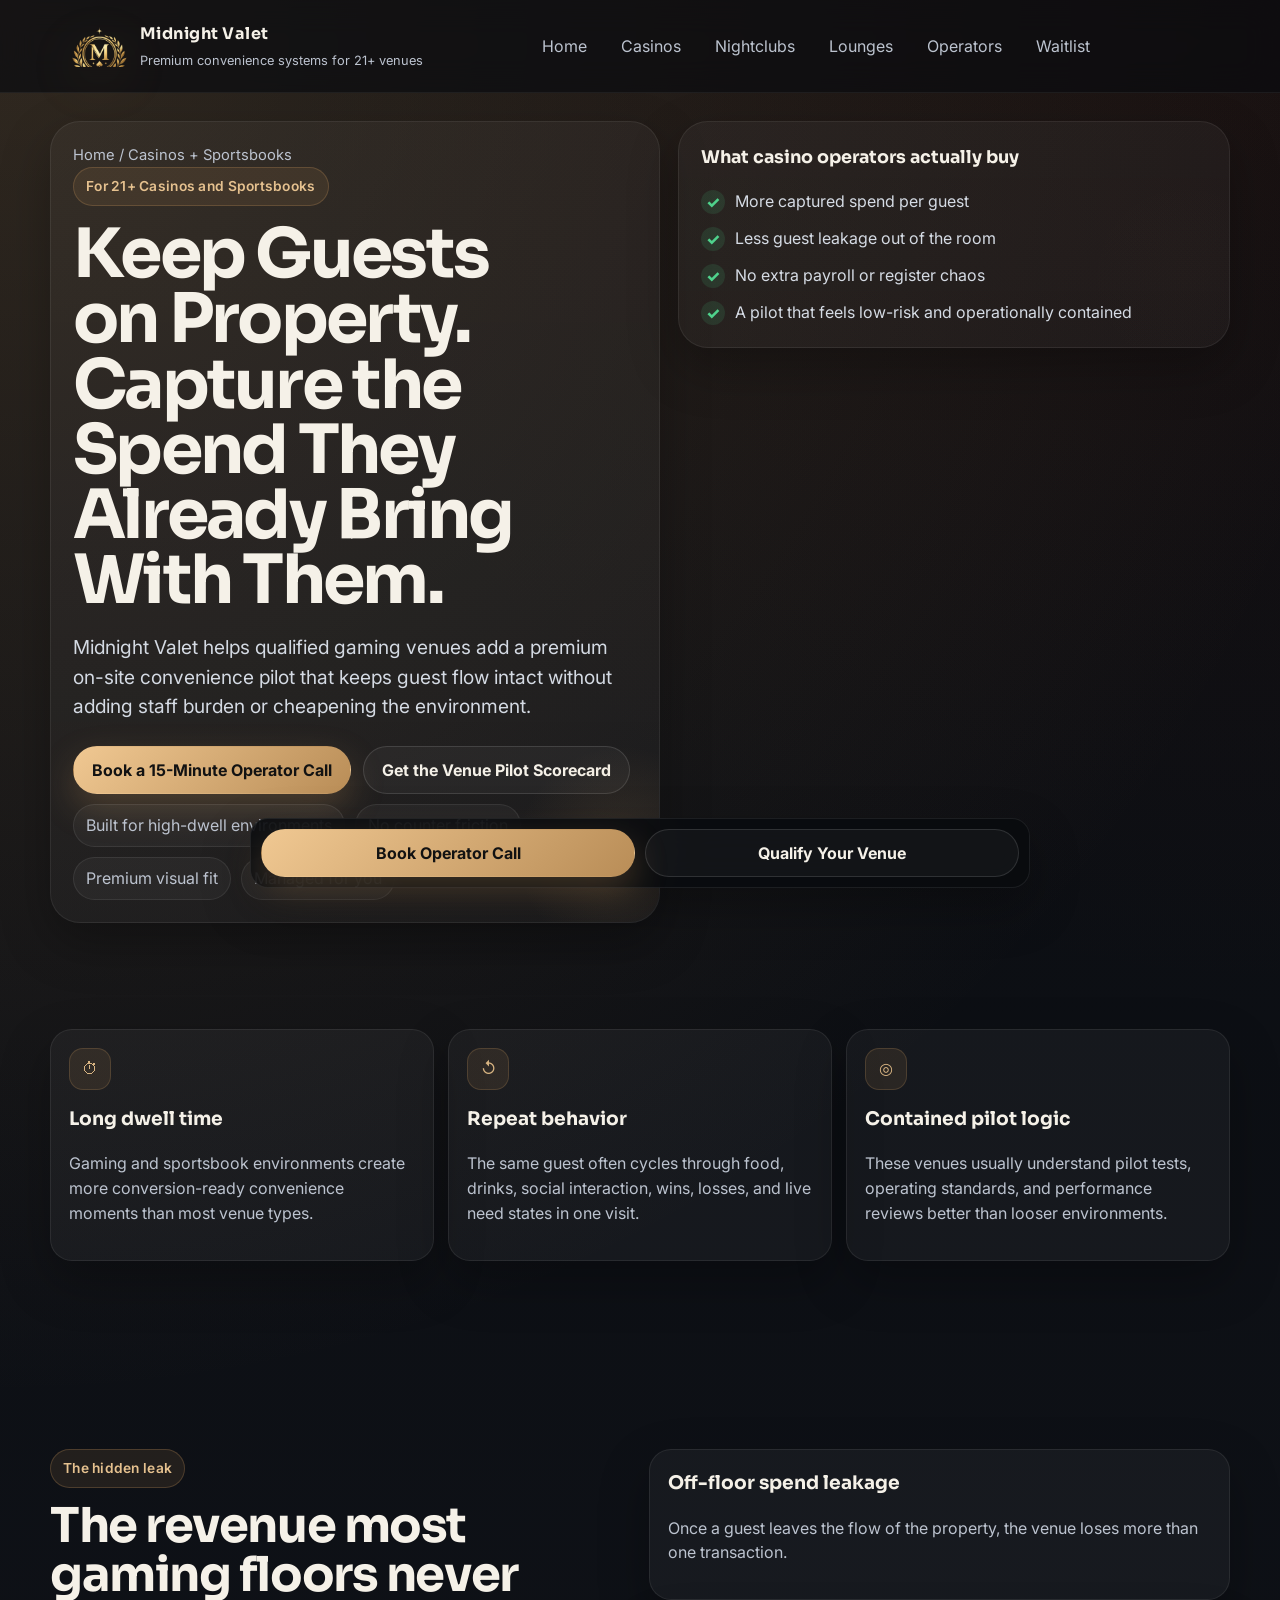
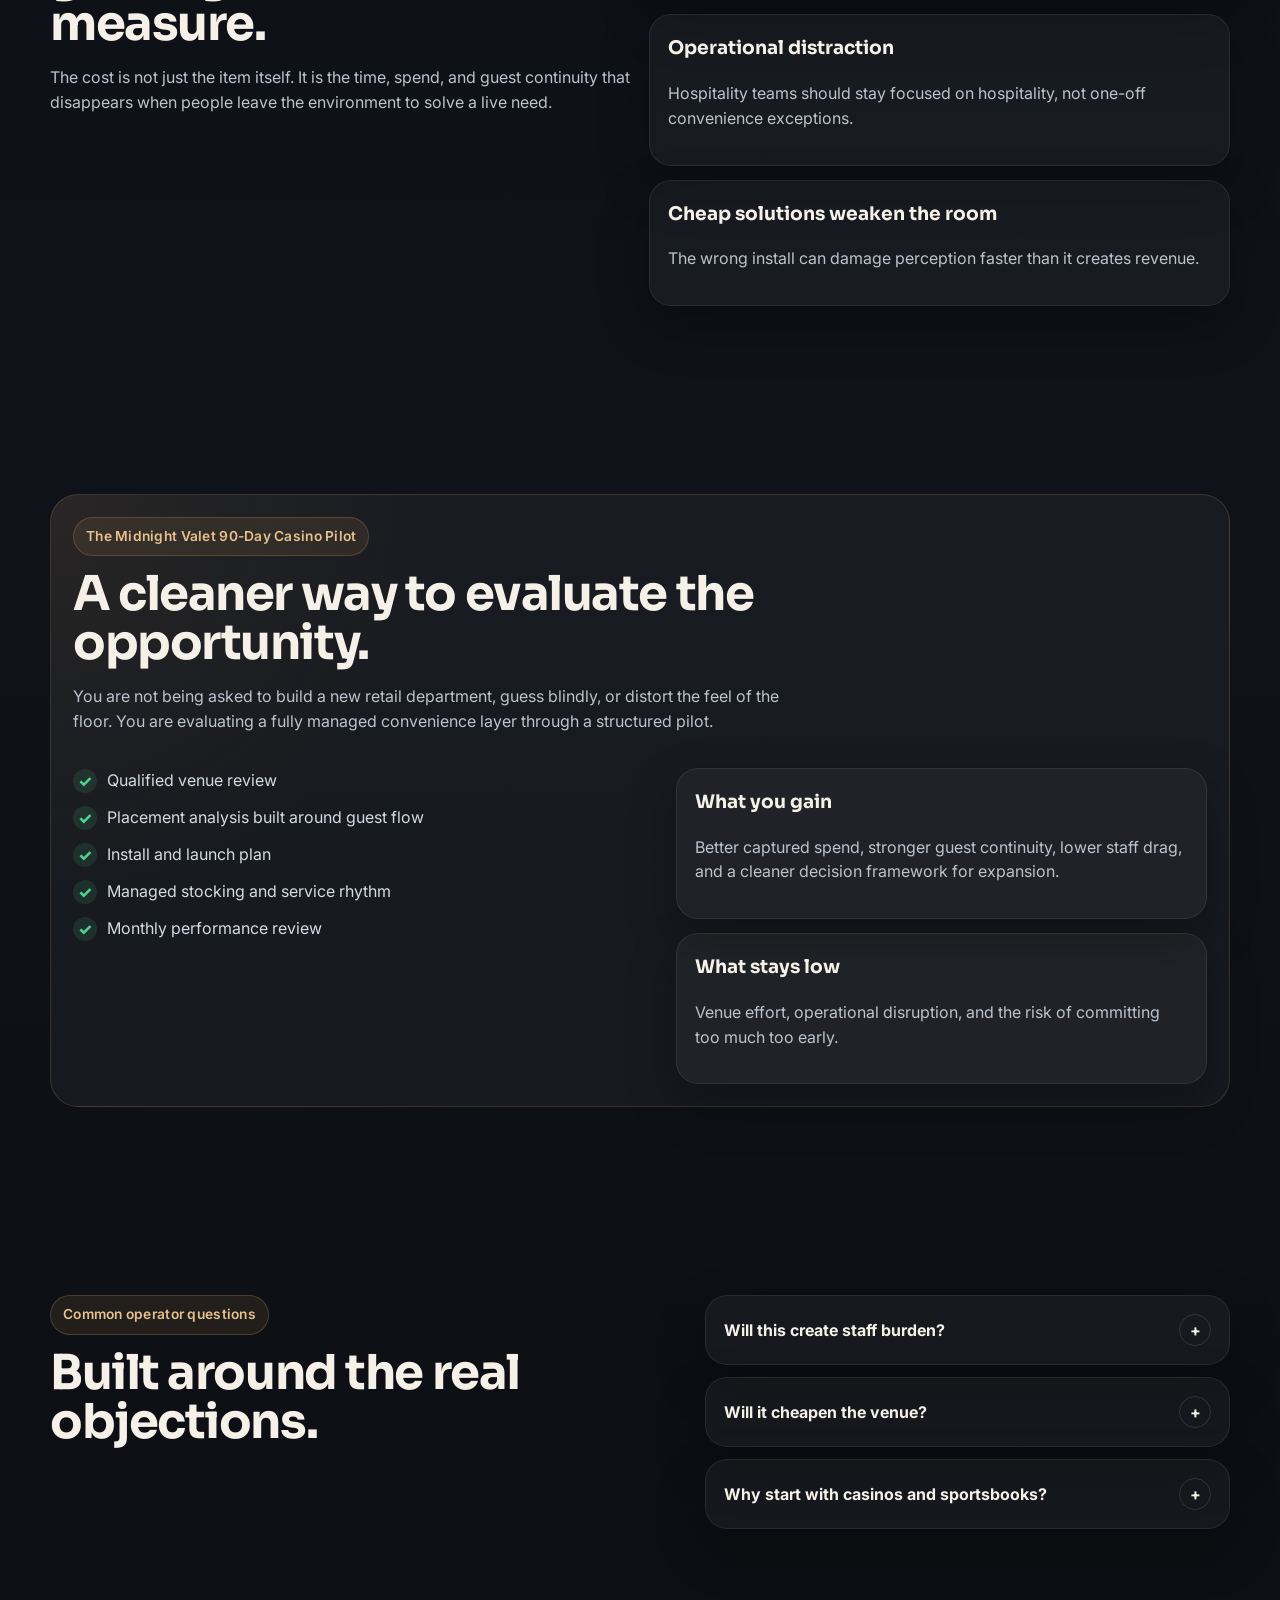
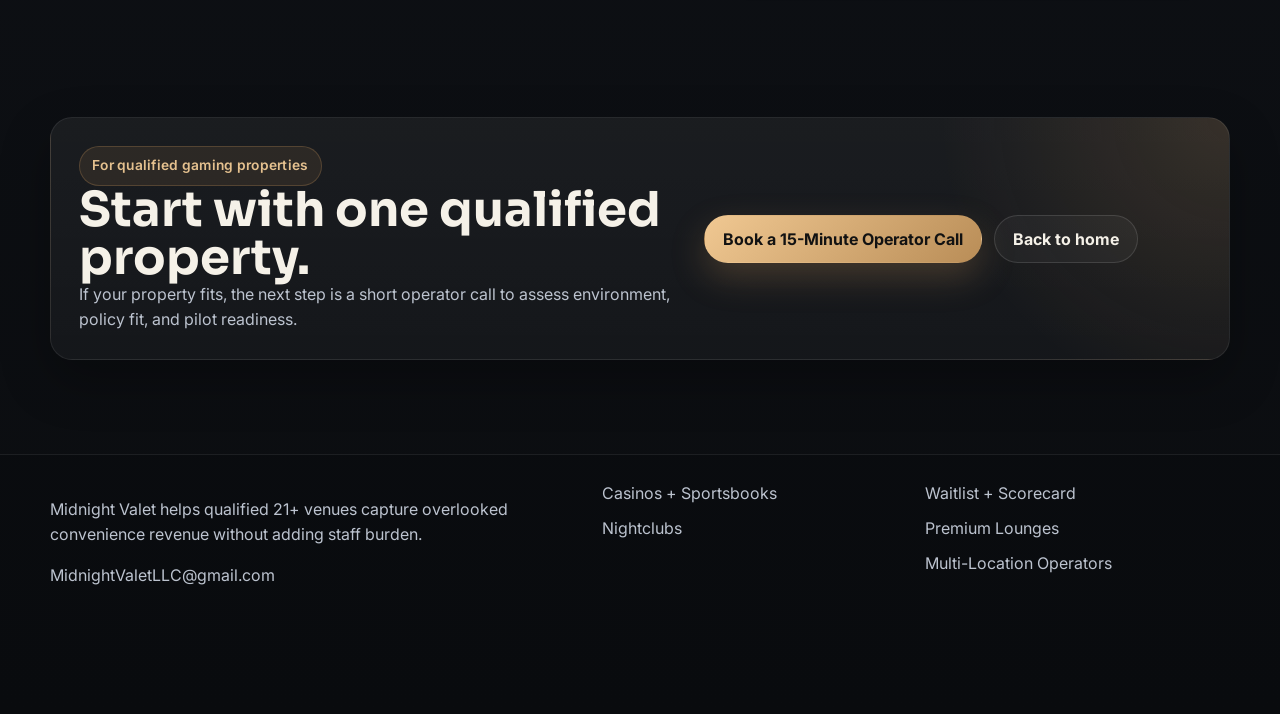
<file: casinos-sportsbooks.html>
<!doctype html>
<html lang="en">
<head>
  <meta charset="utf-8">
  <meta name="viewport" content="width=device-width, initial-scale=1">
  <script>document.documentElement.classList.add("js");</script>
  <title>Casinos + Sportsbooks | Midnight Valet</title>
  <meta name="description" content="Midnight Valet helps qualified 21+ casinos and sportsbooks capture overlooked on-site convenience revenue with a premium, fully managed pilot.">
  <meta name="theme-color" content="#0b0d10">
  <link rel="preconnect" href="https://fonts.googleapis.com">
  <link rel="preconnect" href="https://fonts.gstatic.com" crossorigin>
  <link href="https://fonts.googleapis.com/css2?family=Inter:wght@400;500;600;700;800&family=Sora:wght@600;700;800&display=swap" rel="stylesheet">
  <link rel="stylesheet" href="styles.css">
  <link rel="canonical" href="https://midnightvalet.com/casinos-sportsbooks.html">
  <link rel="manifest" href="site.webmanifest">
  <link rel="icon" type="image/png" href="assets/favicon.png">
  <meta property="og:image" content="https://midnightvalet.com/assets/midnight-valet-logo.png">
  <script type="application/ld+json">{
    "@context":"https://schema.org",
    "@type":"Organization",
    "name":"Midnight Valet",
    "url":"https://midnightvalet.com/",
    "email":"mailto:MidnightValetLLC@gmail.com",
    "description":"Premium adult-convenience systems for qualified 21+ venues."
  }</script>
  <script type="application/ld+json">{
      "@context":"https://schema.org",
      "@type":"FAQPage",
      "mainEntity":[
        {"@type":"Question","name":"Why start with casinos and sportsbooks?","acceptedAnswer":{"@type":"Answer","text":"They combine long dwell time, repeated spending cycles, and stronger continuity economics than most venue types."}},
        {"@type":"Question","name":"What happens during the 90-day pilot?","acceptedAnswer":{"@type":"Answer","text":"Qualified venue review, placement planning, launch prep, deployment, service rhythm, and a structured performance review."}}
      ]
    }</script>
</head>
<body class="theme-casino">
  <a class="skip-link" href="#main">Skip to content</a>
  <header class="site-header">
    <div class="header-shell">
      <a href="index.html" class="brand-lockup" aria-label="Midnight Valet home">
        <span class="brand-mark" aria-hidden="true"></span>
        <span><span class="brand-name">Midnight Valet</span><br><span class="brand-tag">Premium convenience systems for 21+ venues</span></span>
      </a>
      <nav class="desktop-nav" aria-label="Primary">
        <a href="index.html" data-nav-link>Home</a>
        <a href="casinos-sportsbooks.html" data-nav-link>Casinos</a>
        <a href="nightclubs.html" data-nav-link>Nightclubs</a>
        <a href="lounges.html" data-nav-link>Lounges</a>
        <a href="operators.html" data-nav-link>Operators</a>
        <a href="waitlist.html" data-nav-link>Waitlist</a>
      </nav>
      <div class="header-actions">
        <a class="btn btn-primary hidden-mobile" href="operator-call.html">Book a 15-Minute Operator Call</a>
        <button class="nav-toggle" aria-label="Toggle navigation" aria-expanded="false" data-nav-toggle>
          <svg viewBox="0 0 24 24" fill="none" stroke="currentColor" stroke-width="1.8" stroke-linecap="round"><path d="M4 7h16M4 12h16M4 17h16"/></svg>
        </button>
      </div>
    </div>
    <nav class="site-nav" aria-label="Mobile" data-mobile-nav>
      <a href="index.html" data-nav-link>Home</a>
      <a href="casinos-sportsbooks.html" data-nav-link>Casinos + Sportsbooks</a>
      <a href="nightclubs.html" data-nav-link>Nightclubs</a>
      <a href="lounges.html" data-nav-link>Smoking Lounges</a>
      <a href="operators.html" data-nav-link>Multi-Location Operators</a>
      <a href="waitlist.html" data-nav-link>Waitlist + Scorecard</a>
      <a href="operator-call.html">Book a 15-Minute Operator Call</a>
    </nav>
  </header>
  
<main id="main">
  <section class="page-hero">
    <div class="container page-hero-shell">
      <div class="reveal">
        <div class="page-breadcrumbs"><a href="index.html">Home</a> / Casinos + Sportsbooks</div>
        <span class="eyebrow">For 21+ Casinos and Sportsbooks</span>
        <h1>Keep Guests on Property. Capture the Spend They Already Bring With Them.</h1>
        <p class="lead">Midnight Valet helps qualified gaming venues add a premium on-site convenience pilot that keeps guest flow intact without adding staff burden or cheapening the environment.</p>
        <div class="hero-actions">
          <a class="btn btn-primary" href="operator-call.html">Book a 15-Minute Operator Call</a>
          <a class="btn btn-secondary" href="#pilot">Get the Venue Pilot Scorecard</a>
        </div>
        <div class="badge-row">
          <span class="badge">Built for high-dwell environments</span>
          <span class="badge">No counter friction</span>
          <span class="badge">Premium visual fit</span>
          <span class="badge">Managed for you</span>
        </div>
      </div>
      <div class="case-box reveal">
        <h3>What casino operators actually buy</h3>
        <ul class="check-list">
          <li>More captured spend per guest</li>
          <li>Less guest leakage out of the room</li>
          <li>No extra payroll or register chaos</li>
          <li>A pilot that feels low-risk and operationally contained</li>
        </ul>
      </div>
    </div>
  </section>

  <section class="section section-tight">
    <div class="container cards three">
      <article class="card reveal"><div class="icon">⏱</div><h3>Long dwell time</h3><p>Gaming and sportsbook environments create more conversion-ready convenience moments than most venue types.</p></article>
      <article class="card reveal"><div class="icon">↺</div><h3>Repeat behavior</h3><p>The same guest often cycles through food, drinks, social interaction, wins, losses, and live need states in one visit.</p></article>
      <article class="card reveal"><div class="icon">◎</div><h3>Contained pilot logic</h3><p>These venues usually understand pilot tests, operating standards, and performance reviews better than looser environments.</p></article>
    </div>
  </section>

  <section class="section">
    <div class="container section-split">
      <div class="section-head reveal">
        <span class="eyebrow">The hidden leak</span>
        <h2>The revenue most gaming floors never measure.</h2>
        <p>The cost is not just the item itself. It is the time, spend, and guest continuity that disappears when people leave the environment to solve a live need.</p>
      </div>
      <div class="cards">
        <article class="card reveal"><h3>Off-floor spend leakage</h3><p>Once a guest leaves the flow of the property, the venue loses more than one transaction.</p></article>
        <article class="card reveal"><h3>Operational distraction</h3><p>Hospitality teams should stay focused on hospitality, not one-off convenience exceptions.</p></article>
        <article class="card reveal"><h3>Cheap solutions weaken the room</h3><p>The wrong install can damage perception faster than it creates revenue.</p></article>
      </div>
    </div>
  </section>

  <section class="section" id="pilot">
    <div class="container offer-shell reveal">
      <div class="section-head">
        <span class="eyebrow">The Midnight Valet 90-Day Casino Pilot</span>
        <h2>A cleaner way to evaluate the opportunity.</h2>
        <p>You are not being asked to build a new retail department, guess blindly, or distort the feel of the floor. You are evaluating a fully managed convenience layer through a structured pilot.</p>
      </div>
      <div class="offer-grid">
        <div>
          <ul class="check-list">
            <li>Qualified venue review</li>
            <li>Placement analysis built around guest flow</li>
            <li>Install and launch plan</li>
            <li>Managed stocking and service rhythm</li>
            <li>Monthly performance review</li>
          </ul>
        </div>
        <div class="cards">
          <article class="card"><h3>What you gain</h3><p>Better captured spend, stronger guest continuity, lower staff drag, and a cleaner decision framework for expansion.</p></article>
          <article class="card"><h3>What stays low</h3><p>Venue effort, operational disruption, and the risk of committing too much too early.</p></article>
        </div>
      </div>
    </div>
  </section>

  <section class="section section-tight">
    <div class="container faq-grid">
      <div class="section-head reveal"><span class="eyebrow">Common operator questions</span><h2>Built around the real objections.</h2></div>
      <div class="accordion reveal">
        <article class="faq-item"><button type="button"><span>Will this create staff burden?</span><span class="plus">+</span></button><div class="faq-answer"><p>No. Midnight Valet is designed as a managed service model rather than a new staff responsibility.</p></div></article>
        <article class="faq-item"><button type="button"><span>Will it cheapen the venue?</span><span class="plus">+</span></button><div class="faq-answer"><p>The brand, placement logic, and visual system are all built around premium-fit language and install standards.</p></div></article>
        <article class="faq-item"><button type="button"><span>Why start with casinos and sportsbooks?</span><span class="plus">+</span></button><div class="faq-answer"><p>They combine dwell time, emotional spending cycles, repeated movement, and stronger continuity economics than many other venue types.</p></div></article>
      </div>
    </div>
  </section>

  <section class="section cta-section" id="cta">
    <div class="container">
      <div class="cta-panel reveal">
        <div>
          <span class="eyebrow">For qualified gaming properties</span>
          <h2>Start with one qualified property.</h2>
          <p>If your property fits, the next step is a short operator call to assess environment, policy fit, and pilot readiness.</p>
        </div>
        <div class="cta-actions">
          <a class="btn btn-primary" href="operator-call.html">Book a 15-Minute Operator Call</a>
          <a class="btn btn-secondary" href="index.html">Back to home</a>
        </div>
      </div>
    </div>
  </section>
</main>

  <footer class="site-footer">
    <div class="container footer-grid">
      <div>
        <p>Midnight Valet helps qualified 21+ venues capture overlooked convenience revenue without adding staff burden.</p>
        <p><a href="mailto:MidnightValetLLC@gmail.com">MidnightValetLLC@gmail.com</a></p>
      </div>
      <div>
        <ul>
          <li><a href="casinos-sportsbooks.html">Casinos + Sportsbooks</a></li>
          <li><a href="nightclubs.html">Nightclubs</a></li>
        </ul>
      </div>
      <div>
        <ul>
          <li><a href="waitlist.html">Waitlist + Scorecard</a></li>
          <li><a href="lounges.html">Premium Lounges</a></li>
          <li><a href="operators.html">Multi-Location Operators</a></li>
        </ul>
      </div>
    </div>
  </footer>
  <div class="sticky-cta"><a class="btn btn-primary" href="operator-call.html">Book Operator Call</a><a class="btn btn-secondary" href="mailto:MidnightValetLLC@gmail.com?subject=Casino%20Venue%20Qualification">Qualify Your Venue</a></div>
  <script src="script.js"></script>
</body>
</html>
</file>
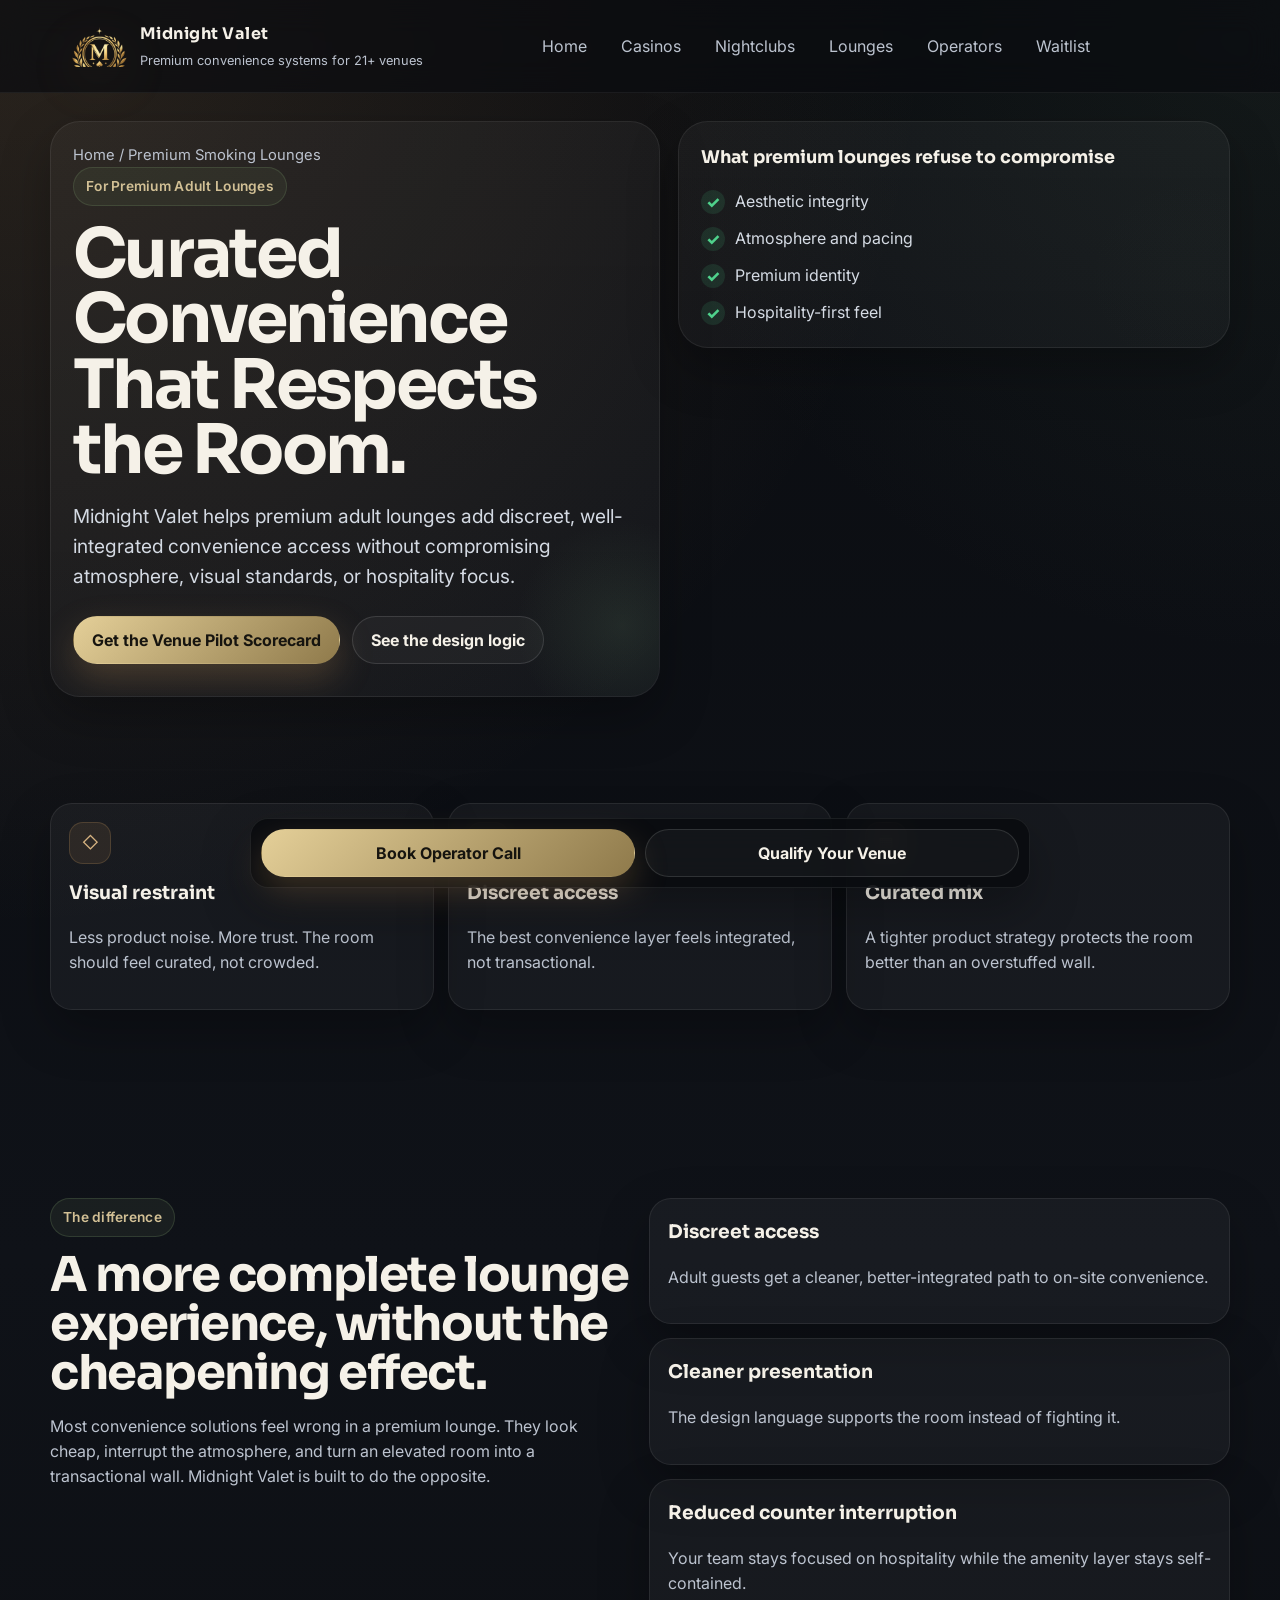
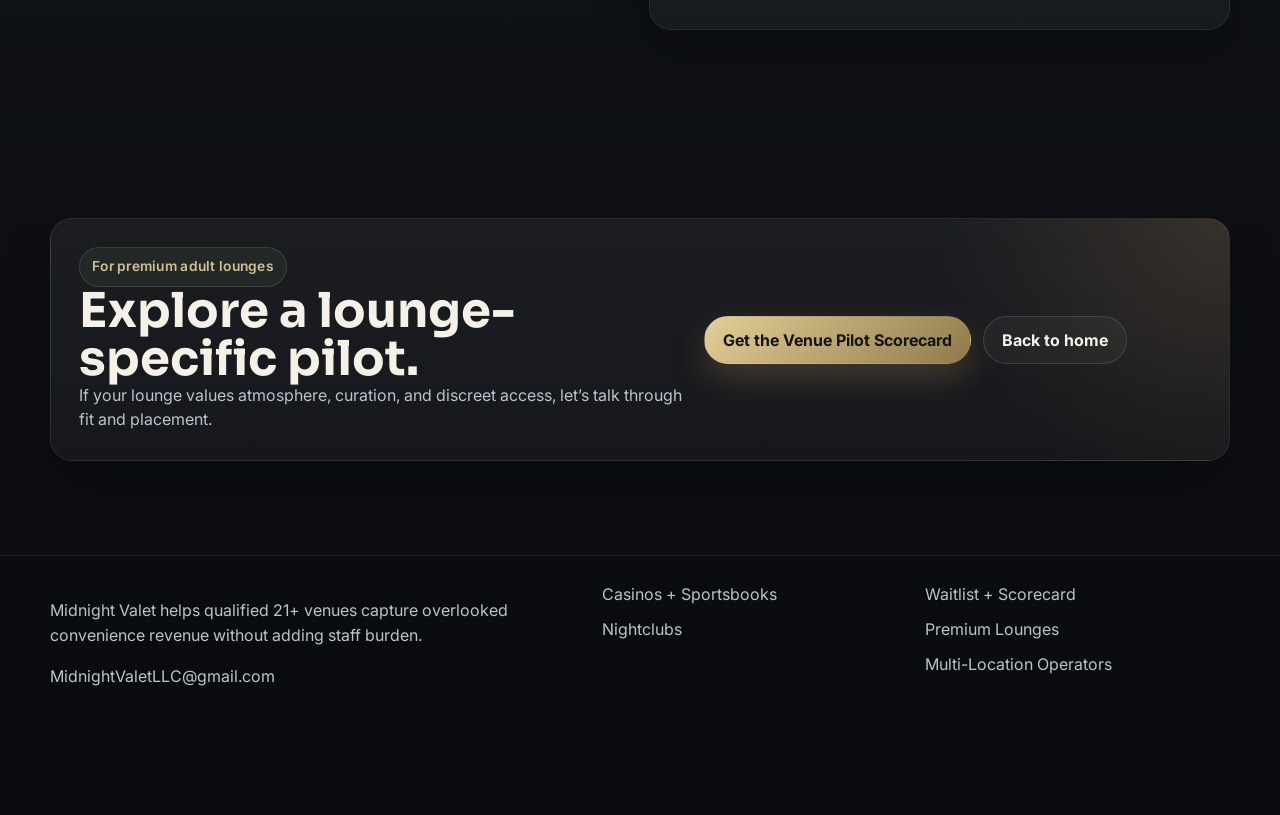
<file: lounges.html>
<!doctype html>
<html lang="en">
<head>
  <meta charset="utf-8">
  <meta name="viewport" content="width=device-width, initial-scale=1">
  <script>document.documentElement.classList.add("js");</script>
  <title>Premium Smoking Lounges | Midnight Valet</title>
  <meta name="description" content="Midnight Valet helps premium adult lounges add discreet, well-integrated convenience access without compromising atmosphere.">
  <meta name="theme-color" content="#0b0d10">
  <link rel="preconnect" href="https://fonts.googleapis.com">
  <link rel="preconnect" href="https://fonts.gstatic.com" crossorigin>
  <link href="https://fonts.googleapis.com/css2?family=Inter:wght@400;500;600;700;800&family=Sora:wght@600;700;800&display=swap" rel="stylesheet">
  <link rel="stylesheet" href="styles.css">
  <link rel="canonical" href="https://midnightvalet.com/lounges.html">
  <link rel="manifest" href="site.webmanifest">
  <link rel="icon" type="image/png" href="assets/favicon.png">
  <meta property="og:image" content="https://midnightvalet.com/assets/midnight-valet-logo.png">
  <script type="application/ld+json">{
    "@context":"https://schema.org",
    "@type":"Organization",
    "name":"Midnight Valet",
    "url":"https://midnightvalet.com/",
    "email":"mailto:MidnightValetLLC@gmail.com",
    "description":"Premium adult-convenience systems for qualified 21+ venues."
  }</script>
  
</head>
<body class="theme-lounge">
  <a class="skip-link" href="#main">Skip to content</a>
  <header class="site-header">
    <div class="header-shell">
      <a href="index.html" class="brand-lockup" aria-label="Midnight Valet home">
        <span class="brand-mark" aria-hidden="true"></span>
        <span><span class="brand-name">Midnight Valet</span><br><span class="brand-tag">Premium convenience systems for 21+ venues</span></span>
      </a>
      <nav class="desktop-nav" aria-label="Primary">
        <a href="index.html" data-nav-link>Home</a>
        <a href="casinos-sportsbooks.html" data-nav-link>Casinos</a>
        <a href="nightclubs.html" data-nav-link>Nightclubs</a>
        <a href="lounges.html" data-nav-link>Lounges</a>
        <a href="operators.html" data-nav-link>Operators</a>
        <a href="waitlist.html" data-nav-link>Waitlist</a>
      </nav>
      <div class="header-actions">
        <a class="btn btn-primary hidden-mobile" href="operator-call.html">Book a 15-Minute Operator Call</a>
        <button class="nav-toggle" aria-label="Toggle navigation" aria-expanded="false" data-nav-toggle>
          <svg viewBox="0 0 24 24" fill="none" stroke="currentColor" stroke-width="1.8" stroke-linecap="round"><path d="M4 7h16M4 12h16M4 17h16"/></svg>
        </button>
      </div>
    </div>
    <nav class="site-nav" aria-label="Mobile" data-mobile-nav>
      <a href="index.html" data-nav-link>Home</a>
      <a href="casinos-sportsbooks.html" data-nav-link>Casinos + Sportsbooks</a>
      <a href="nightclubs.html" data-nav-link>Nightclubs</a>
      <a href="lounges.html" data-nav-link>Smoking Lounges</a>
      <a href="operators.html" data-nav-link>Multi-Location Operators</a>
      <a href="waitlist.html" data-nav-link>Waitlist + Scorecard</a>
      <a href="operator-call.html">Book a 15-Minute Operator Call</a>
    </nav>
  </header>
  
<main id="main">
  <section class="page-hero"><div class="container page-hero-shell"><div class="reveal"><div class="page-breadcrumbs"><a href="index.html">Home</a> / Premium Smoking Lounges</div><span class="eyebrow">For Premium Adult Lounges</span><h1>Curated Convenience That Respects the Room.</h1><p class="lead">Midnight Valet helps premium adult lounges add discreet, well-integrated convenience access without compromising atmosphere, visual standards, or hospitality focus.</p><div class="hero-actions"><a class="btn btn-primary" href="#cta">Get the Venue Pilot Scorecard</a><a class="btn btn-secondary" href="#design">See the design logic</a></div></div><div class="case-box reveal"><h3>What premium lounges refuse to compromise</h3><ul class="check-list"><li>Aesthetic integrity</li><li>Atmosphere and pacing</li><li>Premium identity</li><li>Hospitality-first feel</li></ul></div></div></section>
  <section class="section section-tight" id="design"><div class="container cards three"><article class="card reveal"><div class="icon">◇</div><h3>Visual restraint</h3><p>Less product noise. More trust. The room should feel curated, not crowded.</p></article><article class="card reveal"><div class="icon">◐</div><h3>Discreet access</h3><p>The best convenience layer feels integrated, not transactional.</p></article><article class="card reveal"><div class="icon">▦</div><h3>Curated mix</h3><p>A tighter product strategy protects the room better than an overstuffed wall.</p></article></div></section>
  <section class="section"><div class="container section-split"><div class="section-head reveal"><span class="eyebrow">The difference</span><h2>A more complete lounge experience, without the cheapening effect.</h2><p>Most convenience solutions feel wrong in a premium lounge. They look cheap, interrupt the atmosphere, and turn an elevated room into a transactional wall. Midnight Valet is built to do the opposite.</p></div><div class="cards"><article class="card reveal"><h3>Discreet access</h3><p>Adult guests get a cleaner, better-integrated path to on-site convenience.</p></article><article class="card reveal"><h3>Cleaner presentation</h3><p>The design language supports the room instead of fighting it.</p></article><article class="card reveal"><h3>Reduced counter interruption</h3><p>Your team stays focused on hospitality while the amenity layer stays self-contained.</p></article></div></div></section>
  <section class="section cta-section" id="cta"><div class="container"><div class="cta-panel reveal"><div><span class="eyebrow">For premium adult lounges</span><h2>Explore a lounge-specific pilot.</h2><p>If your lounge values atmosphere, curation, and discreet access, let’s talk through fit and placement.</p></div><div class="cta-actions"><a class="btn btn-primary" href="mailto:MidnightValetLLC@gmail.com?subject=Lounge%20Fit%20Review">Get the Venue Pilot Scorecard</a><a class="btn btn-secondary" href="index.html">Back to home</a></div></div></div></section>
</main>

  <footer class="site-footer">
    <div class="container footer-grid">
      <div>
        <p>Midnight Valet helps qualified 21+ venues capture overlooked convenience revenue without adding staff burden.</p>
        <p><a href="mailto:MidnightValetLLC@gmail.com">MidnightValetLLC@gmail.com</a></p>
      </div>
      <div>
        <ul>
          <li><a href="casinos-sportsbooks.html">Casinos + Sportsbooks</a></li>
          <li><a href="nightclubs.html">Nightclubs</a></li>
        </ul>
      </div>
      <div>
        <ul>
          <li><a href="waitlist.html">Waitlist + Scorecard</a></li>
          <li><a href="lounges.html">Premium Lounges</a></li>
          <li><a href="operators.html">Multi-Location Operators</a></li>
        </ul>
      </div>
    </div>
  </footer>
  <div class="sticky-cta"><a class="btn btn-primary" href="operator-call.html">Book Operator Call</a><a class="btn btn-secondary" href="mailto:MidnightValetLLC@gmail.com?subject=Lounge%20Venue%20Qualification">Qualify Your Venue</a></div>
  <script src="script.js"></script>
</body>
</html>
</file>
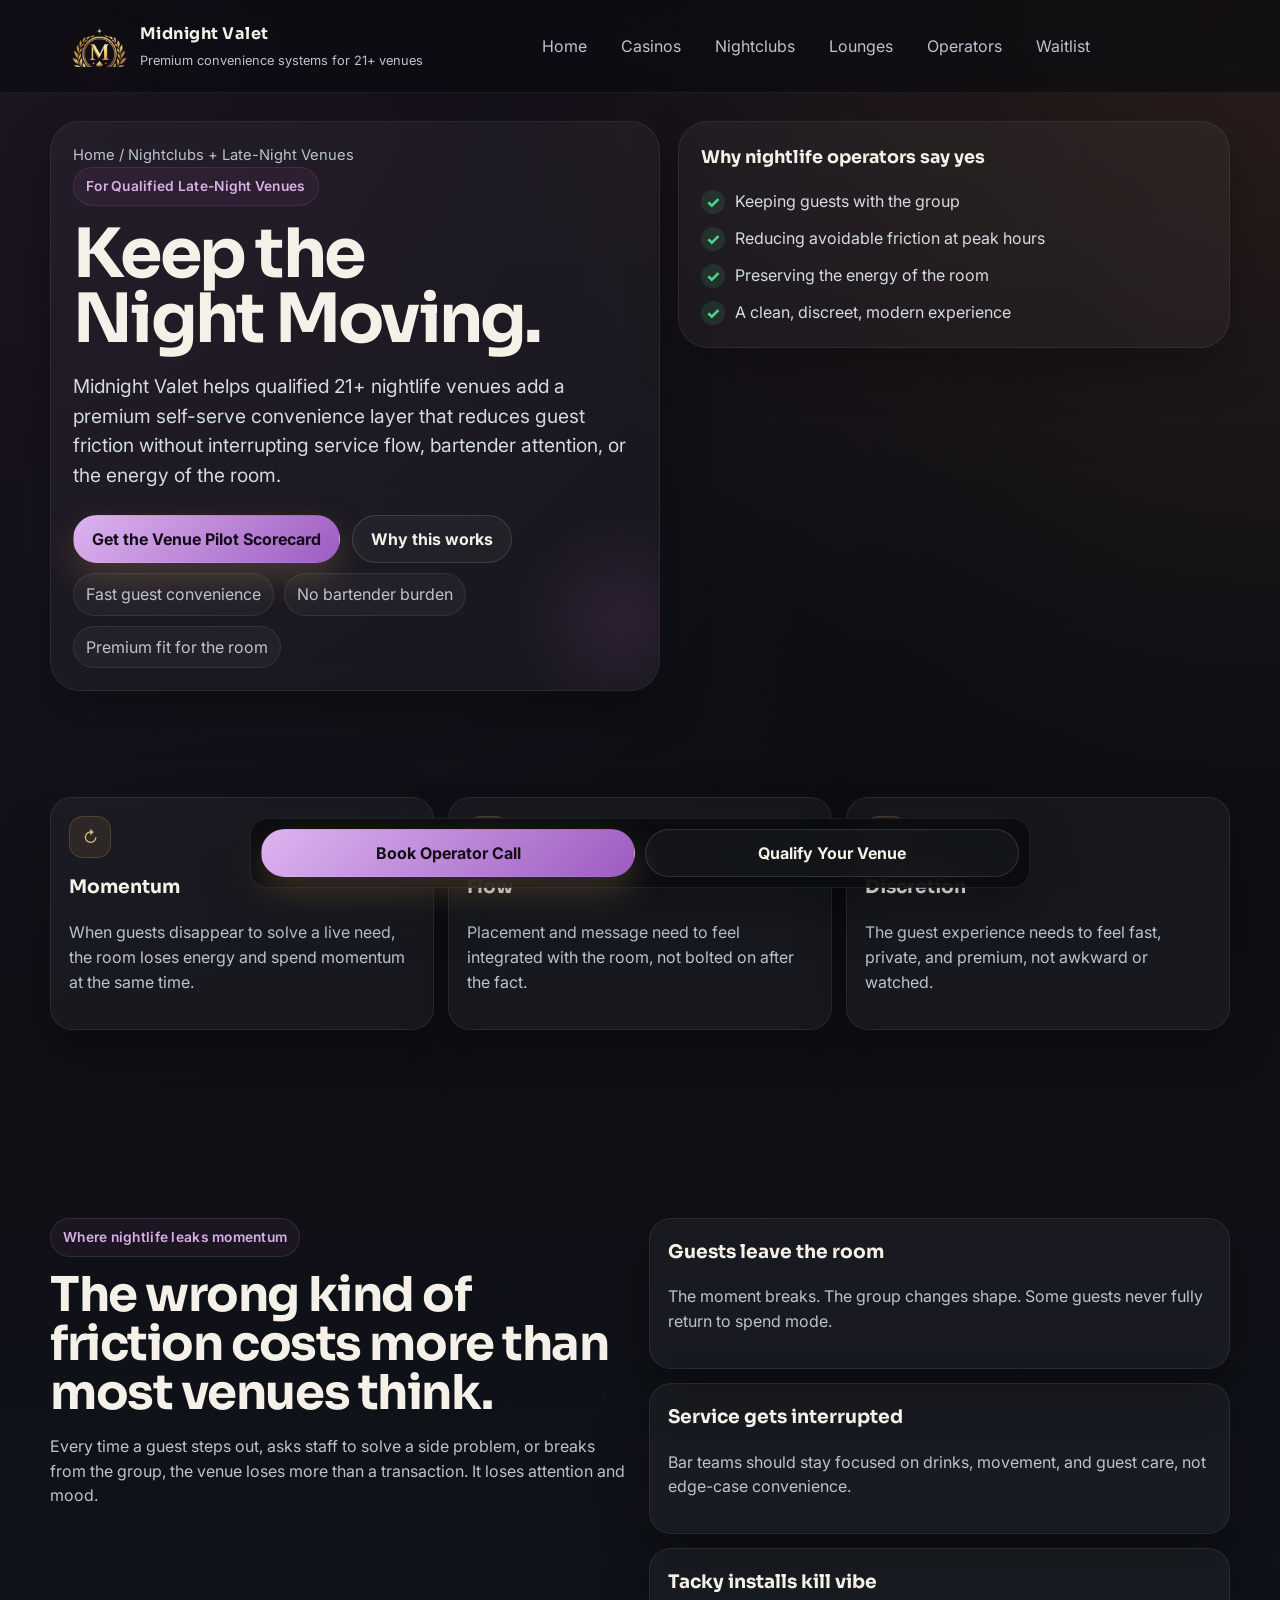
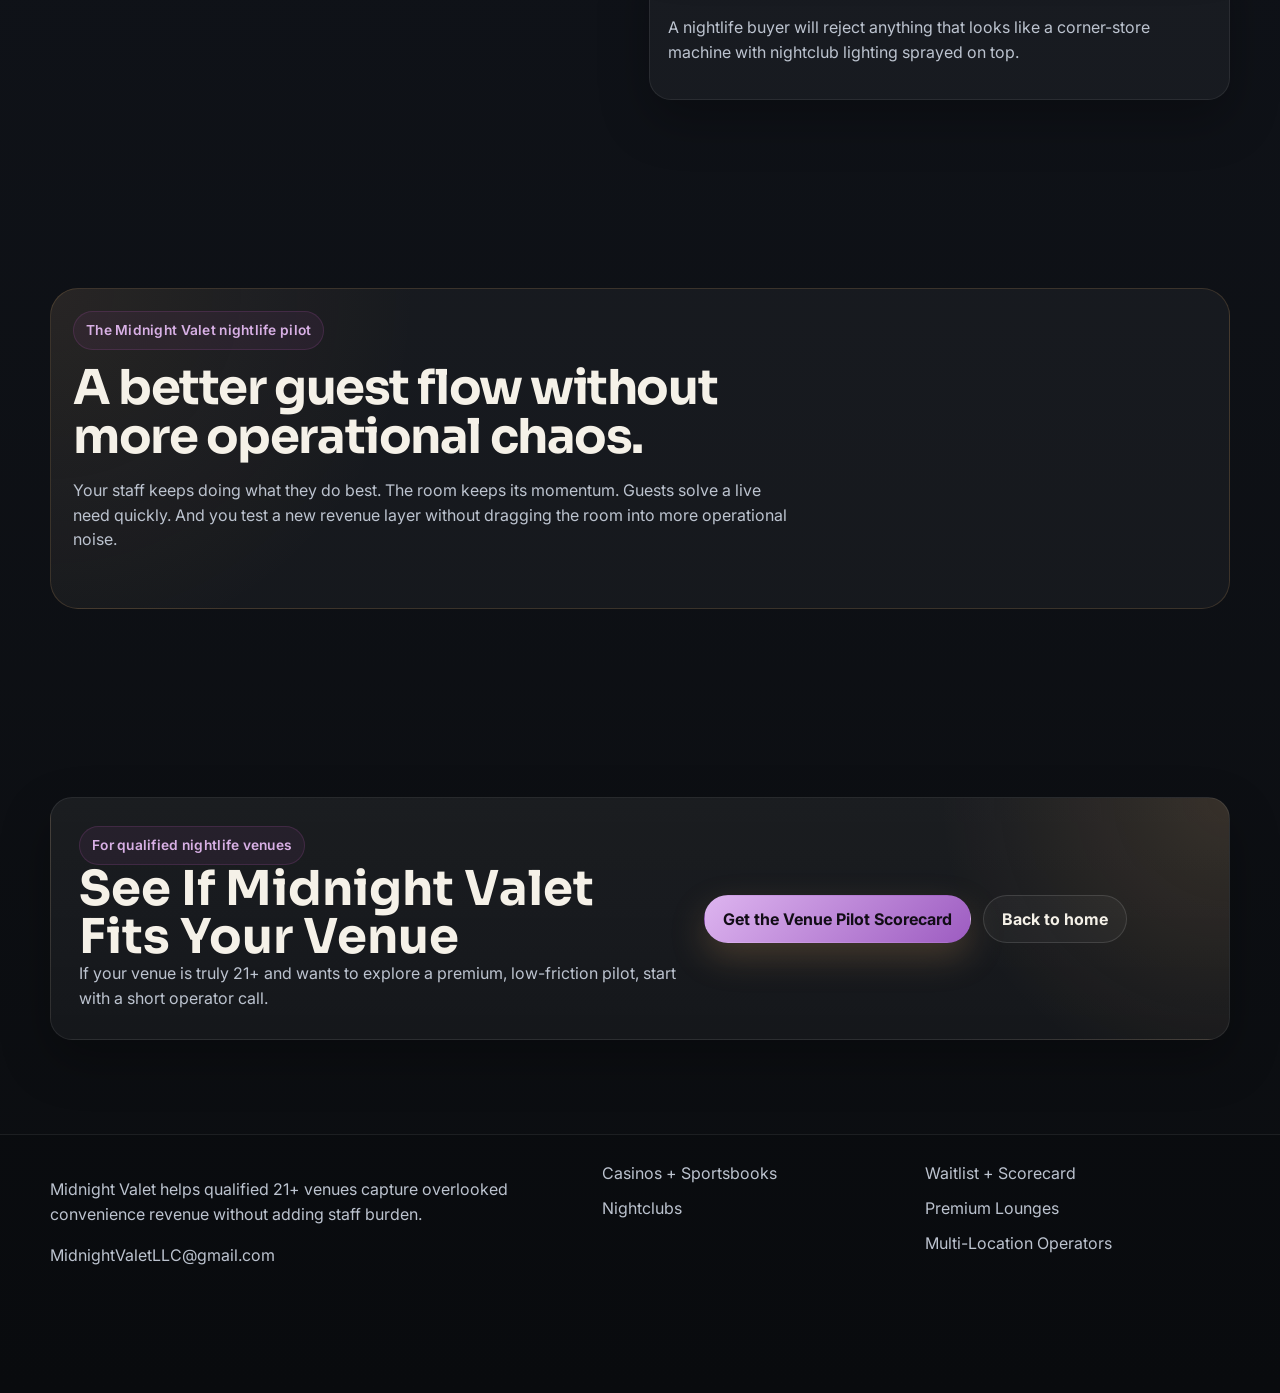
<file: nightclubs.html>
<!doctype html>
<html lang="en">
<head>
  <meta charset="utf-8">
  <meta name="viewport" content="width=device-width, initial-scale=1">
  <script>document.documentElement.classList.add("js");</script>
  <title>Nightclubs + Late-Night Venues | Midnight Valet</title>
  <meta name="description" content="Midnight Valet helps qualified 21+ nightlife venues reduce guest friction with a premium, fully managed convenience pilot.">
  <meta name="theme-color" content="#0b0d10">
  <link rel="preconnect" href="https://fonts.googleapis.com">
  <link rel="preconnect" href="https://fonts.gstatic.com" crossorigin>
  <link href="https://fonts.googleapis.com/css2?family=Inter:wght@400;500;600;700;800&family=Sora:wght@600;700;800&display=swap" rel="stylesheet">
  <link rel="stylesheet" href="styles.css">
  <link rel="canonical" href="https://midnightvalet.com/nightclubs.html">
  <link rel="manifest" href="site.webmanifest">
  <link rel="icon" type="image/png" href="assets/favicon.png">
  <meta property="og:image" content="https://midnightvalet.com/assets/midnight-valet-logo.png">
  <script type="application/ld+json">{
    "@context":"https://schema.org",
    "@type":"Organization",
    "name":"Midnight Valet",
    "url":"https://midnightvalet.com/",
    "email":"mailto:MidnightValetLLC@gmail.com",
    "description":"Premium adult-convenience systems for qualified 21+ venues."
  }</script>
  
</head>
<body class="theme-nightlife">
  <a class="skip-link" href="#main">Skip to content</a>
  <header class="site-header">
    <div class="header-shell">
      <a href="index.html" class="brand-lockup" aria-label="Midnight Valet home">
        <span class="brand-mark" aria-hidden="true"></span>
        <span><span class="brand-name">Midnight Valet</span><br><span class="brand-tag">Premium convenience systems for 21+ venues</span></span>
      </a>
      <nav class="desktop-nav" aria-label="Primary">
        <a href="index.html" data-nav-link>Home</a>
        <a href="casinos-sportsbooks.html" data-nav-link>Casinos</a>
        <a href="nightclubs.html" data-nav-link>Nightclubs</a>
        <a href="lounges.html" data-nav-link>Lounges</a>
        <a href="operators.html" data-nav-link>Operators</a>
        <a href="waitlist.html" data-nav-link>Waitlist</a>
      </nav>
      <div class="header-actions">
        <a class="btn btn-primary hidden-mobile" href="operator-call.html">Book a 15-Minute Operator Call</a>
        <button class="nav-toggle" aria-label="Toggle navigation" aria-expanded="false" data-nav-toggle>
          <svg viewBox="0 0 24 24" fill="none" stroke="currentColor" stroke-width="1.8" stroke-linecap="round"><path d="M4 7h16M4 12h16M4 17h16"/></svg>
        </button>
      </div>
    </div>
    <nav class="site-nav" aria-label="Mobile" data-mobile-nav>
      <a href="index.html" data-nav-link>Home</a>
      <a href="casinos-sportsbooks.html" data-nav-link>Casinos + Sportsbooks</a>
      <a href="nightclubs.html" data-nav-link>Nightclubs</a>
      <a href="lounges.html" data-nav-link>Smoking Lounges</a>
      <a href="operators.html" data-nav-link>Multi-Location Operators</a>
      <a href="waitlist.html" data-nav-link>Waitlist + Scorecard</a>
      <a href="operator-call.html">Book a 15-Minute Operator Call</a>
    </nav>
  </header>
  
<main id="main">
  <section class="page-hero">
    <div class="container page-hero-shell">
      <div class="reveal">
        <div class="page-breadcrumbs"><a href="index.html">Home</a> / Nightclubs + Late-Night Venues</div>
        <span class="eyebrow">For Qualified Late-Night Venues</span>
        <h1>Keep the Night Moving.</h1>
        <p class="lead">Midnight Valet helps qualified 21+ nightlife venues add a premium self-serve convenience layer that reduces guest friction without interrupting service flow, bartender attention, or the energy of the room.</p>
        <div class="hero-actions">
          <a class="btn btn-primary" href="#cta">Get the Venue Pilot Scorecard</a>
          <a class="btn btn-secondary" href="#flow">Why this works</a>
        </div>
        <div class="badge-row">
          <span class="badge">Fast guest convenience</span>
          <span class="badge">No bartender burden</span>
          <span class="badge">Premium fit for the room</span>
        </div>
      </div>
      <div class="case-box reveal">
        <h3>Why nightlife operators say yes</h3>
        <ul class="check-list">
          <li>Keeping guests with the group</li>
          <li>Reducing avoidable friction at peak hours</li>
          <li>Preserving the energy of the room</li>
          <li>A clean, discreet, modern experience</li>
        </ul>
      </div>
    </div>
  </section>
  <section class="section section-tight" id="flow"><div class="container cards three">
    <article class="card reveal"><div class="icon">↻</div><h3>Momentum</h3><p>When guests disappear to solve a live need, the room loses energy and spend momentum at the same time.</p></article>
    <article class="card reveal"><div class="icon">⌁</div><h3>Flow</h3><p>Placement and message need to feel integrated with the room, not bolted on after the fact.</p></article>
    <article class="card reveal"><div class="icon">◌</div><h3>Discretion</h3><p>The guest experience needs to feel fast, private, and premium, not awkward or watched.</p></article>
  </div></section>
  <section class="section"><div class="container section-split"><div class="section-head reveal"><span class="eyebrow">Where nightlife leaks momentum</span><h2>The wrong kind of friction costs more than most venues think.</h2><p>Every time a guest steps out, asks staff to solve a side problem, or breaks from the group, the venue loses more than a transaction. It loses attention and mood.</p></div><div class="cards"><article class="card reveal"><h3>Guests leave the room</h3><p>The moment breaks. The group changes shape. Some guests never fully return to spend mode.</p></article><article class="card reveal"><h3>Service gets interrupted</h3><p>Bar teams should stay focused on drinks, movement, and guest care, not edge-case convenience.</p></article><article class="card reveal"><h3>Tacky installs kill vibe</h3><p>A nightlife buyer will reject anything that looks like a corner-store machine with nightclub lighting sprayed on top.</p></article></div></div></section>
  <section class="section"><div class="container offer-shell reveal"><div class="section-head"><span class="eyebrow">The Midnight Valet nightlife pilot</span><h2>A better guest flow without more operational chaos.</h2><p>Your staff keeps doing what they do best. The room keeps its momentum. Guests solve a live need quickly. And you test a new revenue layer without dragging the room into more operational noise.</p></div></div></section>
  <section class="section cta-section" id="cta"><div class="container"><div class="cta-panel reveal"><div><span class="eyebrow">For qualified nightlife venues</span><h2>See If Midnight Valet Fits Your Venue</h2><p>If your venue is truly 21+ and wants to explore a premium, low-friction pilot, start with a short operator call.</p></div><div class="cta-actions"><a class="btn btn-primary" href="mailto:MidnightValetLLC@gmail.com?subject=Nightclub%20Venue%20Fit">Get the Venue Pilot Scorecard</a><a class="btn btn-secondary" href="index.html">Back to home</a></div></div></div></section>
</main>

  <footer class="site-footer">
    <div class="container footer-grid">
      <div>
        <p>Midnight Valet helps qualified 21+ venues capture overlooked convenience revenue without adding staff burden.</p>
        <p><a href="mailto:MidnightValetLLC@gmail.com">MidnightValetLLC@gmail.com</a></p>
      </div>
      <div>
        <ul>
          <li><a href="casinos-sportsbooks.html">Casinos + Sportsbooks</a></li>
          <li><a href="nightclubs.html">Nightclubs</a></li>
        </ul>
      </div>
      <div>
        <ul>
          <li><a href="waitlist.html">Waitlist + Scorecard</a></li>
          <li><a href="lounges.html">Premium Lounges</a></li>
          <li><a href="operators.html">Multi-Location Operators</a></li>
        </ul>
      </div>
    </div>
  </footer>
  <div class="sticky-cta"><a class="btn btn-primary" href="operator-call.html">Book Operator Call</a><a class="btn btn-secondary" href="mailto:MidnightValetLLC@gmail.com?subject=Nightlife%20Venue%20Qualification">Qualify Your Venue</a></div>
  <script src="script.js"></script>
</body>
</html>
</file>
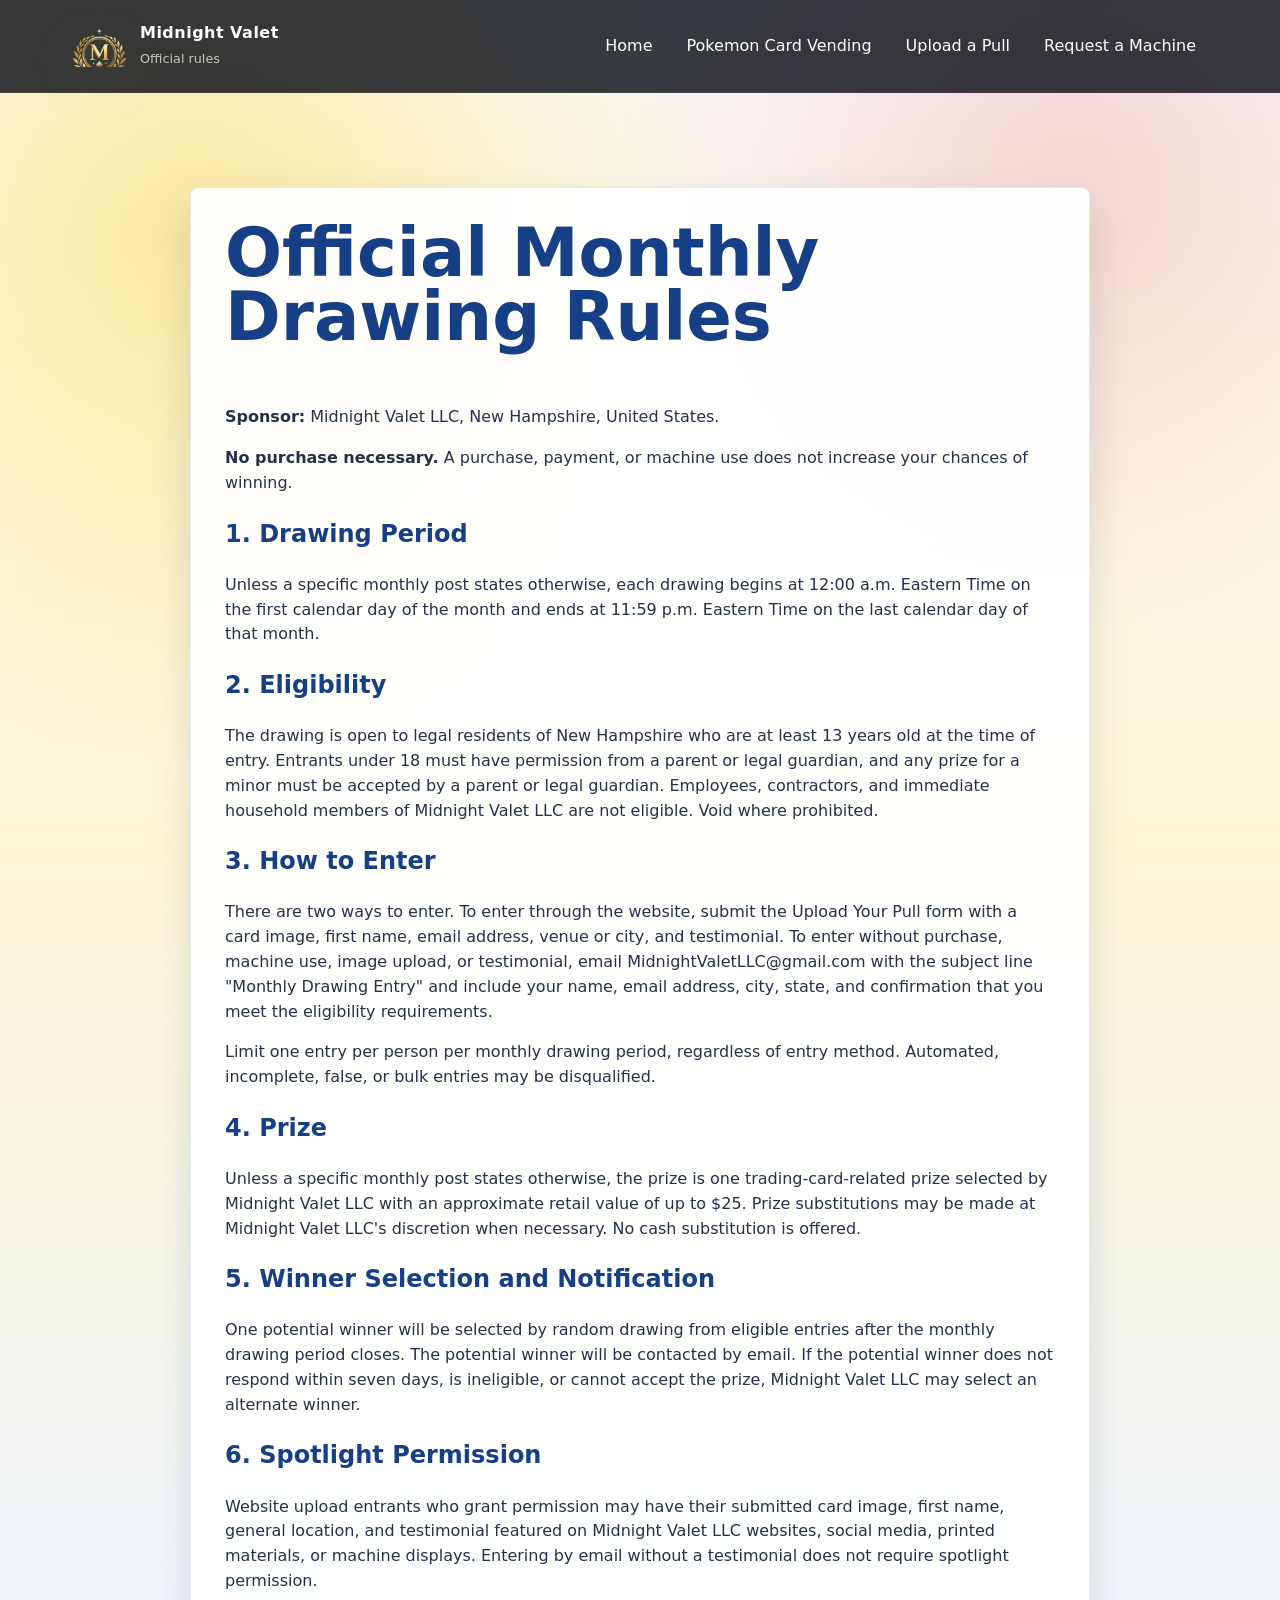
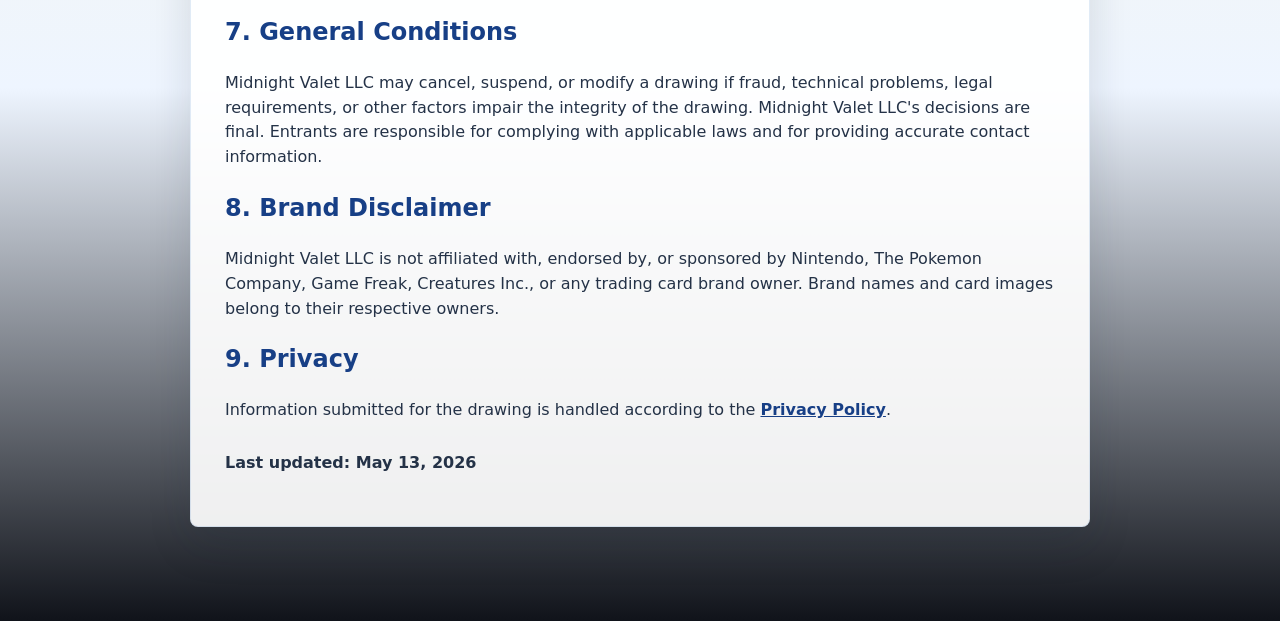
<file: official-rules.html>
<!doctype html>
<html lang="en">
<head>
  <meta charset="utf-8">
  <meta name="viewport" content="width=device-width, initial-scale=1">
  <title>Official Monthly Drawing Rules | Midnight Valet LLC</title>
  <meta name="description" content="Official rules for Midnight Valet LLC monthly collector spotlight drawings. No purchase necessary.">
  <link rel="stylesheet" href="styles.css">
  <link rel="canonical" href="https://midnightvalet.com/official-rules.html">
  <link rel="icon" type="image/png" href="assets/favicon.png">
</head>
<body class="mv-refresh theme-card-vending legal-page">
  <header class="site-header mv-header card-header">
    <div class="header-shell">
      <a href="index.html" class="brand-lockup" aria-label="Midnight Valet home">
        <span class="brand-mark" aria-hidden="true"></span>
        <span><span class="brand-name">Midnight Valet</span><br><span class="brand-tag">Official rules</span></span>
      </a>
      <nav class="desktop-nav" aria-label="Primary">
        <a href="index.html">Home</a>
        <a href="pokemon-card-vending.html">Pokemon Card Vending</a>
        <a href="upload-pull.html">Upload a Pull</a>
        <a href="request-machine.html">Request a Machine</a>
      </nav>
    </div>
  </header>

  <main class="section">
    <article class="container legal-shell">
      <h1>Official Monthly Drawing Rules</h1>
      <p><strong>Sponsor:</strong> Midnight Valet LLC, New Hampshire, United States.</p>
      <p><strong>No purchase necessary.</strong> A purchase, payment, or machine use does not increase your chances of winning.</p>

      <h2>1. Drawing Period</h2>
      <p>Unless a specific monthly post states otherwise, each drawing begins at 12:00 a.m. Eastern Time on the first calendar day of the month and ends at 11:59 p.m. Eastern Time on the last calendar day of that month.</p>

      <h2>2. Eligibility</h2>
      <p>The drawing is open to legal residents of New Hampshire who are at least 13 years old at the time of entry. Entrants under 18 must have permission from a parent or legal guardian, and any prize for a minor must be accepted by a parent or legal guardian. Employees, contractors, and immediate household members of Midnight Valet LLC are not eligible. Void where prohibited.</p>

      <h2>3. How to Enter</h2>
      <p>There are two ways to enter. To enter through the website, submit the Upload Your Pull form with a card image, first name, email address, venue or city, and testimonial. To enter without purchase, machine use, image upload, or testimonial, email MidnightValetLLC@gmail.com with the subject line "Monthly Drawing Entry" and include your name, email address, city, state, and confirmation that you meet the eligibility requirements.</p>
      <p>Limit one entry per person per monthly drawing period, regardless of entry method. Automated, incomplete, false, or bulk entries may be disqualified.</p>

      <h2>4. Prize</h2>
      <p>Unless a specific monthly post states otherwise, the prize is one trading-card-related prize selected by Midnight Valet LLC with an approximate retail value of up to $25. Prize substitutions may be made at Midnight Valet LLC's discretion when necessary. No cash substitution is offered.</p>

      <h2>5. Winner Selection and Notification</h2>
      <p>One potential winner will be selected by random drawing from eligible entries after the monthly drawing period closes. The potential winner will be contacted by email. If the potential winner does not respond within seven days, is ineligible, or cannot accept the prize, Midnight Valet LLC may select an alternate winner.</p>

      <h2>6. Spotlight Permission</h2>
      <p>Website upload entrants who grant permission may have their submitted card image, first name, general location, and testimonial featured on Midnight Valet LLC websites, social media, printed materials, or machine displays. Entering by email without a testimonial does not require spotlight permission.</p>

      <h2>7. General Conditions</h2>
      <p>Midnight Valet LLC may cancel, suspend, or modify a drawing if fraud, technical problems, legal requirements, or other factors impair the integrity of the drawing. Midnight Valet LLC's decisions are final. Entrants are responsible for complying with applicable laws and for providing accurate contact information.</p>

      <h2>8. Brand Disclaimer</h2>
      <p>Midnight Valet LLC is not affiliated with, endorsed by, or sponsored by Nintendo, The Pokemon Company, Game Freak, Creatures Inc., or any trading card brand owner. Brand names and card images belong to their respective owners.</p>

      <h2>9. Privacy</h2>
      <p>Information submitted for the drawing is handled according to the <a href="privacy.html">Privacy Policy</a>.</p>

      <p class="legal-updated">Last updated: May 13, 2026</p>
    </article>
  </main>
  <script src="script.js"></script>
</body>
</html>
</file>
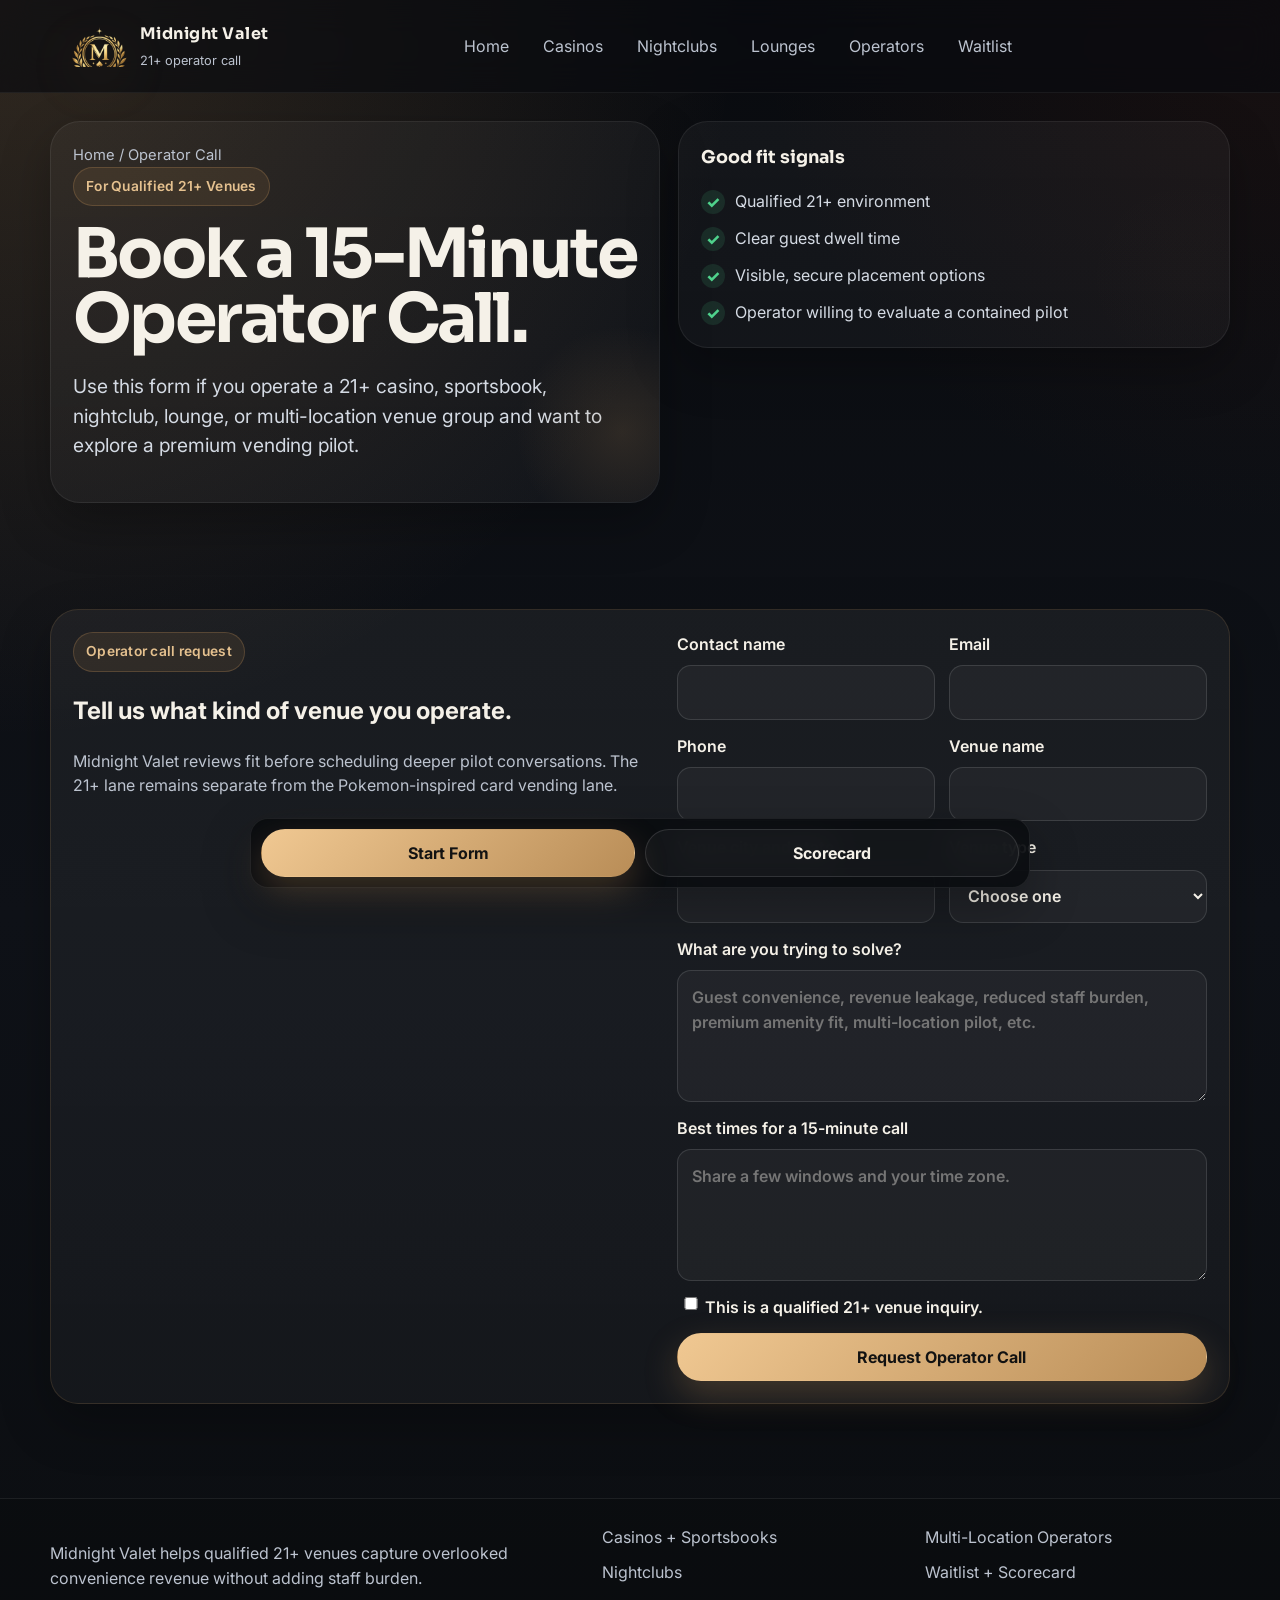
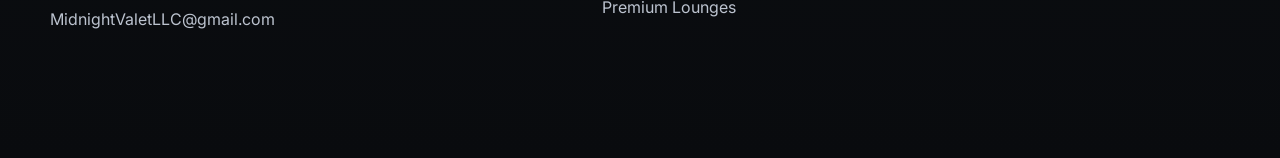
<file: operator-call.html>
<!doctype html>
<html lang="en">
<head>
  <meta charset="utf-8">
  <meta name="viewport" content="width=device-width, initial-scale=1">
  <script>document.documentElement.classList.add("js");</script>
  <title>Book a 15-Minute Operator Call | Midnight Valet</title>
  <meta name="description" content="Book a 15-minute Midnight Valet operator call for qualified 21+ venue vending opportunities.">
  <meta name="theme-color" content="#0b0d10">
  <link rel="preconnect" href="https://fonts.googleapis.com">
  <link rel="preconnect" href="https://fonts.gstatic.com" crossorigin>
  <link href="https://fonts.googleapis.com/css2?family=Inter:wght@400;500;600;700;800&family=Sora:wght@600;700;800&display=swap" rel="stylesheet">
  <link rel="stylesheet" href="styles.css">
  <link rel="canonical" href="https://midnightvalet.com/operator-call.html">
  <link rel="manifest" href="site.webmanifest">
  <link rel="icon" type="image/png" href="assets/favicon.png">
</head>
<body class="theme-casino">
  <a class="skip-link" href="#main">Skip to content</a>
  <header class="site-header">
    <div class="header-shell">
      <a href="index.html" class="brand-lockup" aria-label="Midnight Valet home">
        <span class="brand-mark" aria-hidden="true"></span>
        <span><span class="brand-name">Midnight Valet</span><br><span class="brand-tag">21+ operator call</span></span>
      </a>
      <nav class="desktop-nav" aria-label="Primary">
        <a href="index.html" data-nav-link>Home</a>
        <a href="casinos-sportsbooks.html" data-nav-link>Casinos</a>
        <a href="nightclubs.html" data-nav-link>Nightclubs</a>
        <a href="lounges.html" data-nav-link>Lounges</a>
        <a href="operators.html" data-nav-link>Operators</a>
        <a href="waitlist.html" data-nav-link>Waitlist</a>
      </nav>
      <div class="header-actions">
        <a class="btn btn-primary hidden-mobile" href="#operator-call-form">Start Form</a>
        <button class="nav-toggle" aria-label="Toggle navigation" aria-expanded="false" data-nav-toggle>
          <svg viewBox="0 0 24 24" fill="none" stroke="currentColor" stroke-width="1.8" stroke-linecap="round"><path d="M4 7h16M4 12h16M4 17h16"/></svg>
        </button>
      </div>
    </div>
    <nav class="site-nav" aria-label="Mobile" data-mobile-nav>
      <a href="index.html" data-nav-link>Home</a>
      <a href="casinos-sportsbooks.html" data-nav-link>Casinos + Sportsbooks</a>
      <a href="nightclubs.html" data-nav-link>Nightclubs</a>
      <a href="lounges.html" data-nav-link>Smoking Lounges</a>
      <a href="operators.html" data-nav-link>Multi-Location Operators</a>
      <a href="waitlist.html" data-nav-link>Waitlist + Scorecard</a>
    </nav>
  </header>

  <main id="main">
    <section class="page-hero">
      <div class="container page-hero-shell">
        <div class="reveal">
          <div class="page-breadcrumbs"><a href="index.html">Home</a> / Operator Call</div>
          <span class="eyebrow">For Qualified 21+ Venues</span>
          <h1>Book a 15-Minute Operator Call.</h1>
          <p class="lead">Use this form if you operate a 21+ casino, sportsbook, nightclub, lounge, or multi-location venue group and want to explore a premium vending pilot.</p>
        </div>
        <div class="case-box reveal">
          <h3>Good fit signals</h3>
          <ul class="check-list">
            <li>Qualified 21+ environment</li>
            <li>Clear guest dwell time</li>
            <li>Visible, secure placement options</li>
            <li>Operator willing to evaluate a contained pilot</li>
          </ul>
        </div>
      </div>
    </section>

    <section class="section" id="operator-call-form">
      <div class="container form-shell reveal">
        <div>
          <span class="eyebrow">Operator call request</span>
          <h2>Tell us what kind of venue you operate.</h2>
          <p class="form-note">Midnight Valet reviews fit before scheduling deeper pilot conversations. The 21+ lane remains separate from the Pokemon-inspired card vending lane.</p>
        </div>
        <form class="waitlist-form" action="https://formspree.io/f/xbdwboov" method="post">
          <input type="hidden" name="form_type" value="21+ Operator Call">
          <input type="hidden" name="_subject" value="Midnight Valet 21+ Operator Call Request">
          <div class="field-grid two">
            <label>Contact name<input name="contact_name" type="text" autocomplete="name" required></label>
            <label>Email<input name="email" type="email" autocomplete="email" required></label>
          </div>
          <div class="field-grid two">
            <label>Phone<input name="phone" type="tel" autocomplete="tel"></label>
            <label>Venue name<input name="venue_name" type="text" required></label>
          </div>
          <div class="field-grid two">
            <label>Venue city and state<input name="venue_location" type="text" required></label>
            <label>Venue type
              <select name="venue_type" required>
                <option value="">Choose one</option>
                <option>Casino or sportsbook</option>
                <option>Nightclub or late-night venue</option>
                <option>Premium smoking lounge</option>
                <option>Multi-location 21+ operator</option>
                <option>Other 21+ venue</option>
              </select>
            </label>
          </div>
          <label>What are you trying to solve?
            <textarea name="operator_goal" rows="4" placeholder="Guest convenience, revenue leakage, reduced staff burden, premium amenity fit, multi-location pilot, etc."></textarea>
          </label>
          <label>Best times for a 15-minute call
            <textarea name="availability" rows="3" placeholder="Share a few windows and your time zone."></textarea>
          </label>
          <label class="checkbox-row">
            <input name="qualified_21_plus" type="checkbox" required>
            <span>This is a qualified 21+ venue inquiry.</span>
          </label>
          <button class="btn btn-primary" type="submit">Request Operator Call</button>
        </form>
      </div>
    </section>
  </main>

  <footer class="site-footer">
    <div class="container footer-grid">
      <div>
        <p>Midnight Valet helps qualified 21+ venues capture overlooked convenience revenue without adding staff burden.</p>
        <p><a href="mailto:MidnightValetLLC@gmail.com">MidnightValetLLC@gmail.com</a></p>
      </div>
      <div>
        <ul>
          <li><a href="casinos-sportsbooks.html">Casinos + Sportsbooks</a></li>
          <li><a href="nightclubs.html">Nightclubs</a></li>
          <li><a href="lounges.html">Premium Lounges</a></li>
        </ul>
      </div>
      <div>
        <ul>
          <li><a href="operators.html">Multi-Location Operators</a></li>
          <li><a href="waitlist.html">Waitlist + Scorecard</a></li>
        </ul>
      </div>
    </div>
  </footer>
  <div class="sticky-cta"><a class="btn btn-primary" href="#operator-call-form">Start Form</a><a class="btn btn-secondary" href="waitlist.html">Scorecard</a></div>
  <script src="script.js"></script>
</body>
</html>
</file>
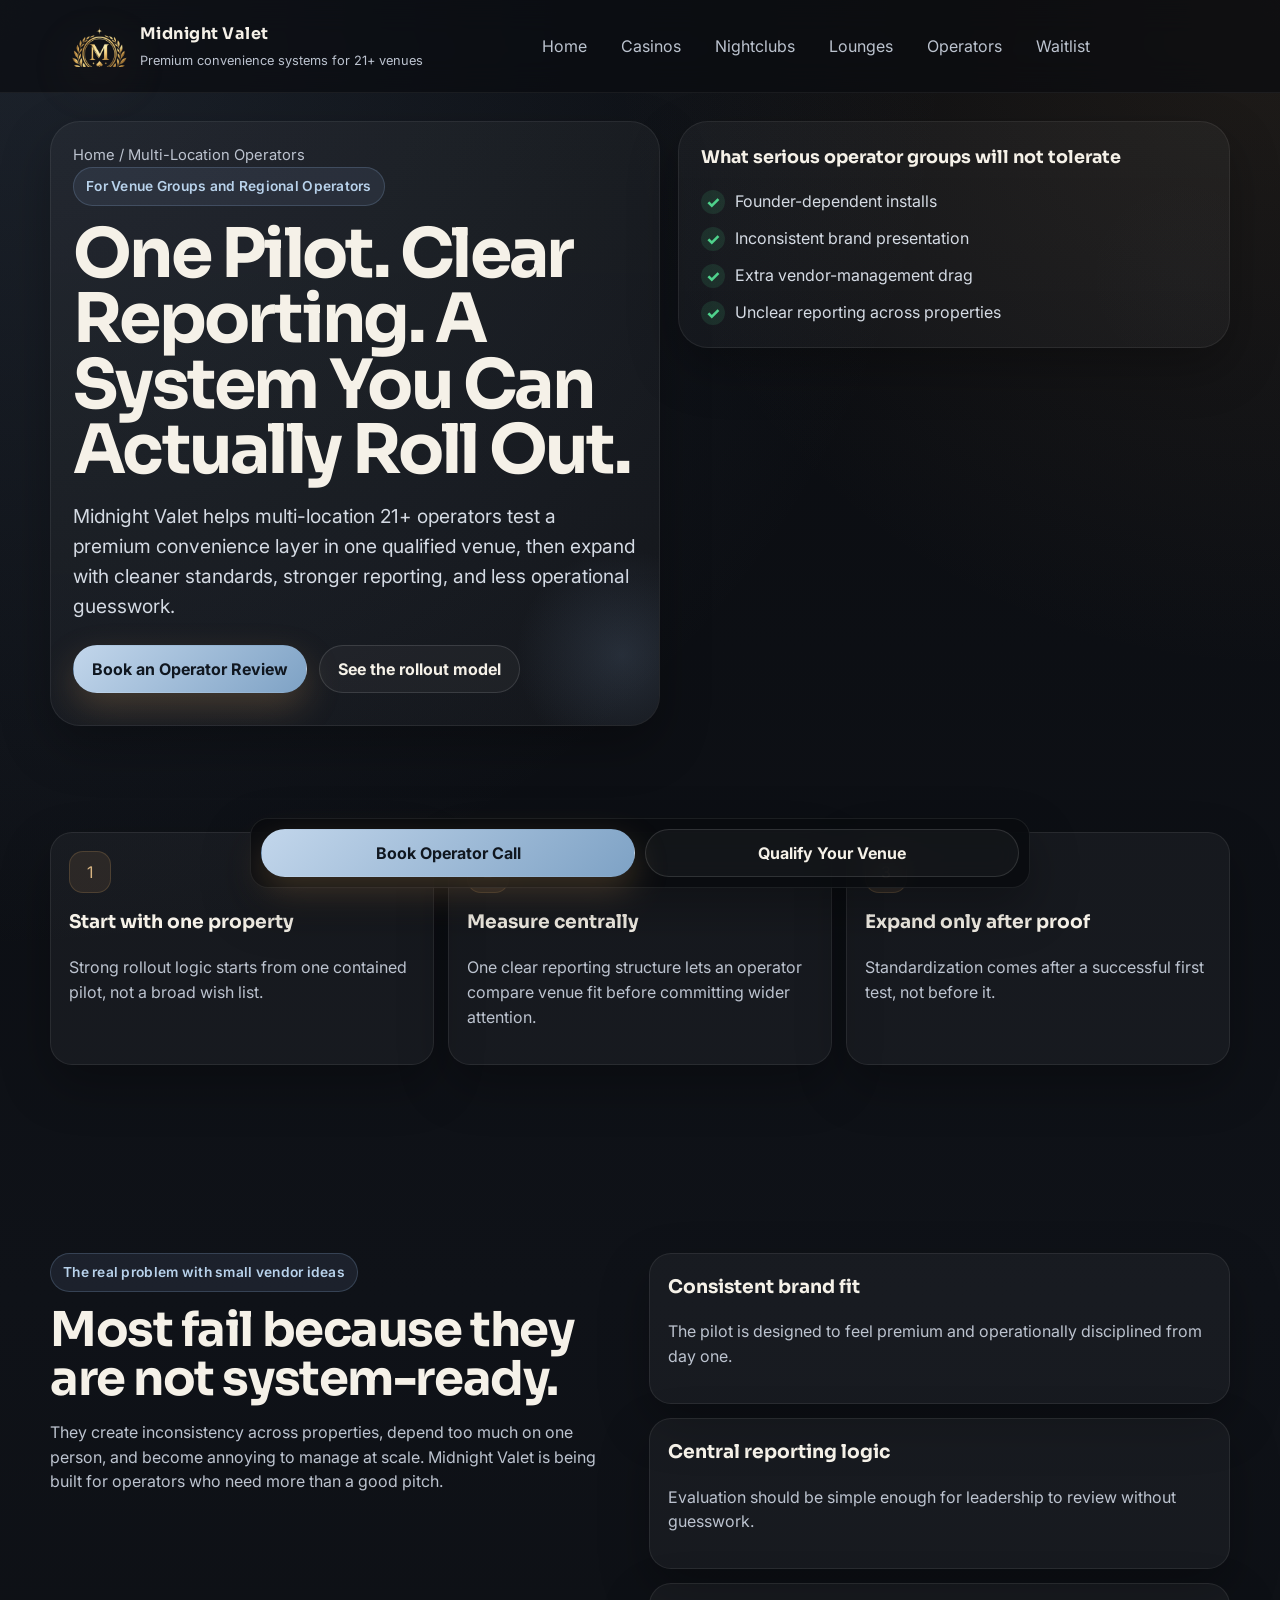
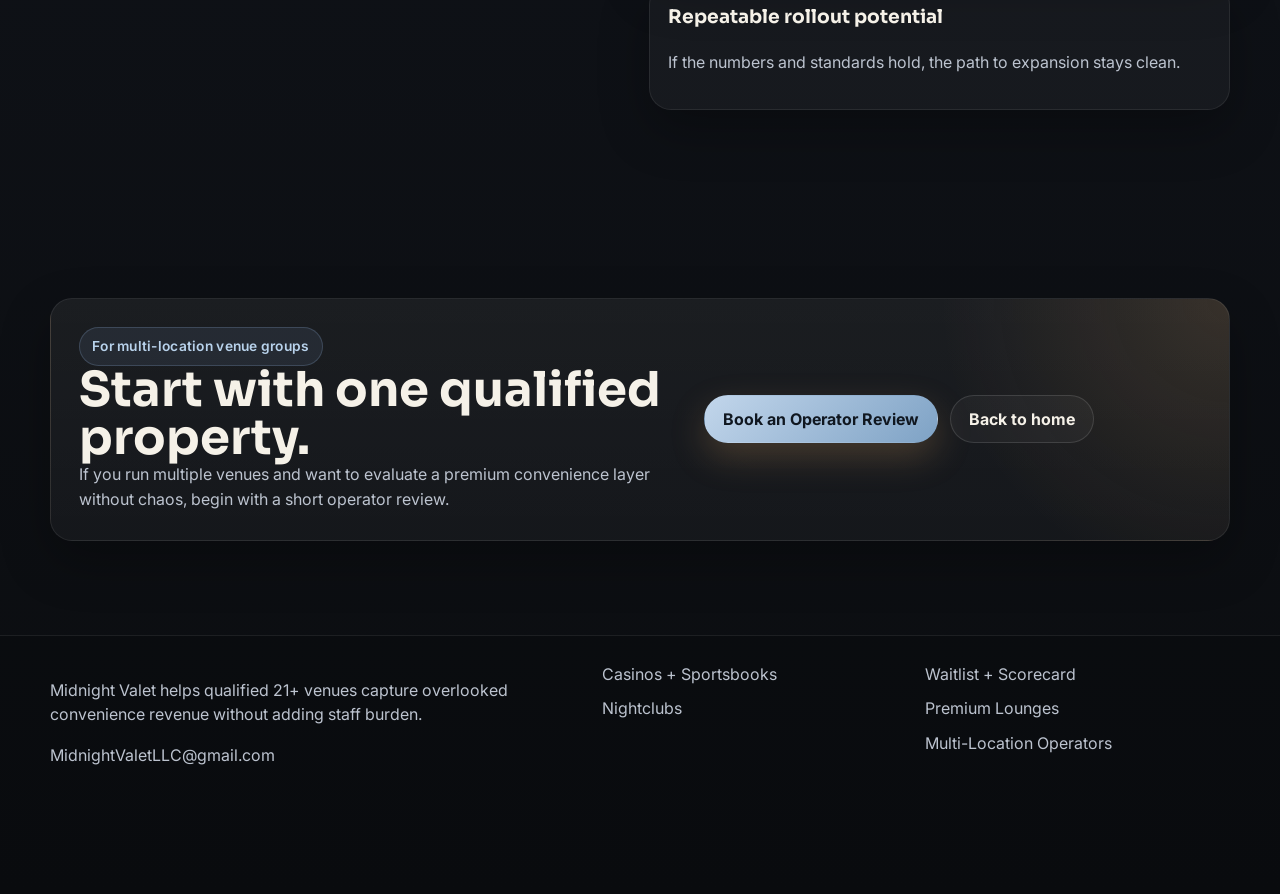
<file: operators.html>
<!doctype html>
<html lang="en">
<head>
  <meta charset="utf-8">
  <meta name="viewport" content="width=device-width, initial-scale=1">
  <script>document.documentElement.classList.add("js");</script>
  <title>Multi-Location Operators | Midnight Valet</title>
  <meta name="description" content="Midnight Valet helps multi-location 21+ operators test a premium convenience layer in one qualified venue, then expand with cleaner standards and reporting.">
  <meta name="theme-color" content="#0b0d10">
  <link rel="preconnect" href="https://fonts.googleapis.com">
  <link rel="preconnect" href="https://fonts.gstatic.com" crossorigin>
  <link href="https://fonts.googleapis.com/css2?family=Inter:wght@400;500;600;700;800&family=Sora:wght@600;700;800&display=swap" rel="stylesheet">
  <link rel="stylesheet" href="styles.css">
  <link rel="canonical" href="https://midnightvalet.com/operators.html">
  <link rel="manifest" href="site.webmanifest">
  <link rel="icon" type="image/png" href="assets/favicon.png">
  <meta property="og:image" content="https://midnightvalet.com/assets/midnight-valet-logo.png">
  <script type="application/ld+json">{
    "@context":"https://schema.org",
    "@type":"Organization",
    "name":"Midnight Valet",
    "url":"https://midnightvalet.com/",
    "email":"mailto:MidnightValetLLC@gmail.com",
    "description":"Premium adult-convenience systems for qualified 21+ venues."
  }</script>
  
</head>
<body class="theme-operators">
  <a class="skip-link" href="#main">Skip to content</a>
  <header class="site-header">
    <div class="header-shell">
      <a href="index.html" class="brand-lockup" aria-label="Midnight Valet home">
        <span class="brand-mark" aria-hidden="true"></span>
        <span><span class="brand-name">Midnight Valet</span><br><span class="brand-tag">Premium convenience systems for 21+ venues</span></span>
      </a>
      <nav class="desktop-nav" aria-label="Primary">
        <a href="index.html" data-nav-link>Home</a>
        <a href="casinos-sportsbooks.html" data-nav-link>Casinos</a>
        <a href="nightclubs.html" data-nav-link>Nightclubs</a>
        <a href="lounges.html" data-nav-link>Lounges</a>
        <a href="operators.html" data-nav-link>Operators</a>
        <a href="waitlist.html" data-nav-link>Waitlist</a>
      </nav>
      <div class="header-actions">
        <a class="btn btn-primary hidden-mobile" href="operator-call.html">Book a 15-Minute Operator Call</a>
        <button class="nav-toggle" aria-label="Toggle navigation" aria-expanded="false" data-nav-toggle>
          <svg viewBox="0 0 24 24" fill="none" stroke="currentColor" stroke-width="1.8" stroke-linecap="round"><path d="M4 7h16M4 12h16M4 17h16"/></svg>
        </button>
      </div>
    </div>
    <nav class="site-nav" aria-label="Mobile" data-mobile-nav>
      <a href="index.html" data-nav-link>Home</a>
      <a href="casinos-sportsbooks.html" data-nav-link>Casinos + Sportsbooks</a>
      <a href="nightclubs.html" data-nav-link>Nightclubs</a>
      <a href="lounges.html" data-nav-link>Smoking Lounges</a>
      <a href="operators.html" data-nav-link>Multi-Location Operators</a>
      <a href="waitlist.html" data-nav-link>Waitlist + Scorecard</a>
      <a href="operator-call.html">Book a 15-Minute Operator Call</a>
    </nav>
  </header>
  
<main id="main">
  <section class="page-hero"><div class="container page-hero-shell"><div class="reveal"><div class="page-breadcrumbs"><a href="index.html">Home</a> / Multi-Location Operators</div><span class="eyebrow">For Venue Groups and Regional Operators</span><h1>One Pilot. Clear Reporting. A System You Can Actually Roll Out.</h1><p class="lead">Midnight Valet helps multi-location 21+ operators test a premium convenience layer in one qualified venue, then expand with cleaner standards, stronger reporting, and less operational guesswork.</p><div class="hero-actions"><a class="btn btn-primary" href="operator-call.html">Book an Operator Review</a><a class="btn btn-secondary" href="#model">See the rollout model</a></div></div><div class="case-box reveal"><h3>What serious operator groups will not tolerate</h3><ul class="check-list"><li>Founder-dependent installs</li><li>Inconsistent brand presentation</li><li>Extra vendor-management drag</li><li>Unclear reporting across properties</li></ul></div></div></section>
  <section class="section section-tight" id="model"><div class="container cards three"><article class="card reveal"><div class="icon">1</div><h3>Start with one property</h3><p>Strong rollout logic starts from one contained pilot, not a broad wish list.</p></article><article class="card reveal"><div class="icon">2</div><h3>Measure centrally</h3><p>One clear reporting structure lets an operator compare venue fit before committing wider attention.</p></article><article class="card reveal"><div class="icon">3</div><h3>Expand only after proof</h3><p>Standardization comes after a successful first test, not before it.</p></article></div></section>
  <section class="section"><div class="container section-split"><div class="section-head reveal"><span class="eyebrow">The real problem with small vendor ideas</span><h2>Most fail because they are not system-ready.</h2><p>They create inconsistency across properties, depend too much on one person, and become annoying to manage at scale. Midnight Valet is being built for operators who need more than a good pitch.</p></div><div class="cards"><article class="card reveal"><h3>Consistent brand fit</h3><p>The pilot is designed to feel premium and operationally disciplined from day one.</p></article><article class="card reveal"><h3>Central reporting logic</h3><p>Evaluation should be simple enough for leadership to review without guesswork.</p></article><article class="card reveal"><h3>Repeatable rollout potential</h3><p>If the numbers and standards hold, the path to expansion stays clean.</p></article></div></div></section>
  <section class="section cta-section" id="cta"><div class="container"><div class="cta-panel reveal"><div><span class="eyebrow">For multi-location venue groups</span><h2>Start with one qualified property.</h2><p>If you run multiple venues and want to evaluate a premium convenience layer without chaos, begin with a short operator review.</p></div><div class="cta-actions"><a class="btn btn-primary" href="operator-call.html">Book an Operator Review</a><a class="btn btn-secondary" href="index.html">Back to home</a></div></div></div></section>
</main>

  <footer class="site-footer">
    <div class="container footer-grid">
      <div>
        <p>Midnight Valet helps qualified 21+ venues capture overlooked convenience revenue without adding staff burden.</p>
        <p><a href="mailto:MidnightValetLLC@gmail.com">MidnightValetLLC@gmail.com</a></p>
      </div>
      <div>
        <ul>
          <li><a href="casinos-sportsbooks.html">Casinos + Sportsbooks</a></li>
          <li><a href="nightclubs.html">Nightclubs</a></li>
        </ul>
      </div>
      <div>
        <ul>
          <li><a href="waitlist.html">Waitlist + Scorecard</a></li>
          <li><a href="lounges.html">Premium Lounges</a></li>
          <li><a href="operators.html">Multi-Location Operators</a></li>
        </ul>
      </div>
    </div>
  </footer>
  <div class="sticky-cta"><a class="btn btn-primary" href="operator-call.html">Book Operator Call</a><a class="btn btn-secondary" href="mailto:MidnightValetLLC@gmail.com?subject=Multi-Location%20Venue%20Qualification">Qualify Your Venue</a></div>
  <script src="script.js"></script>
</body>
</html>
</file>
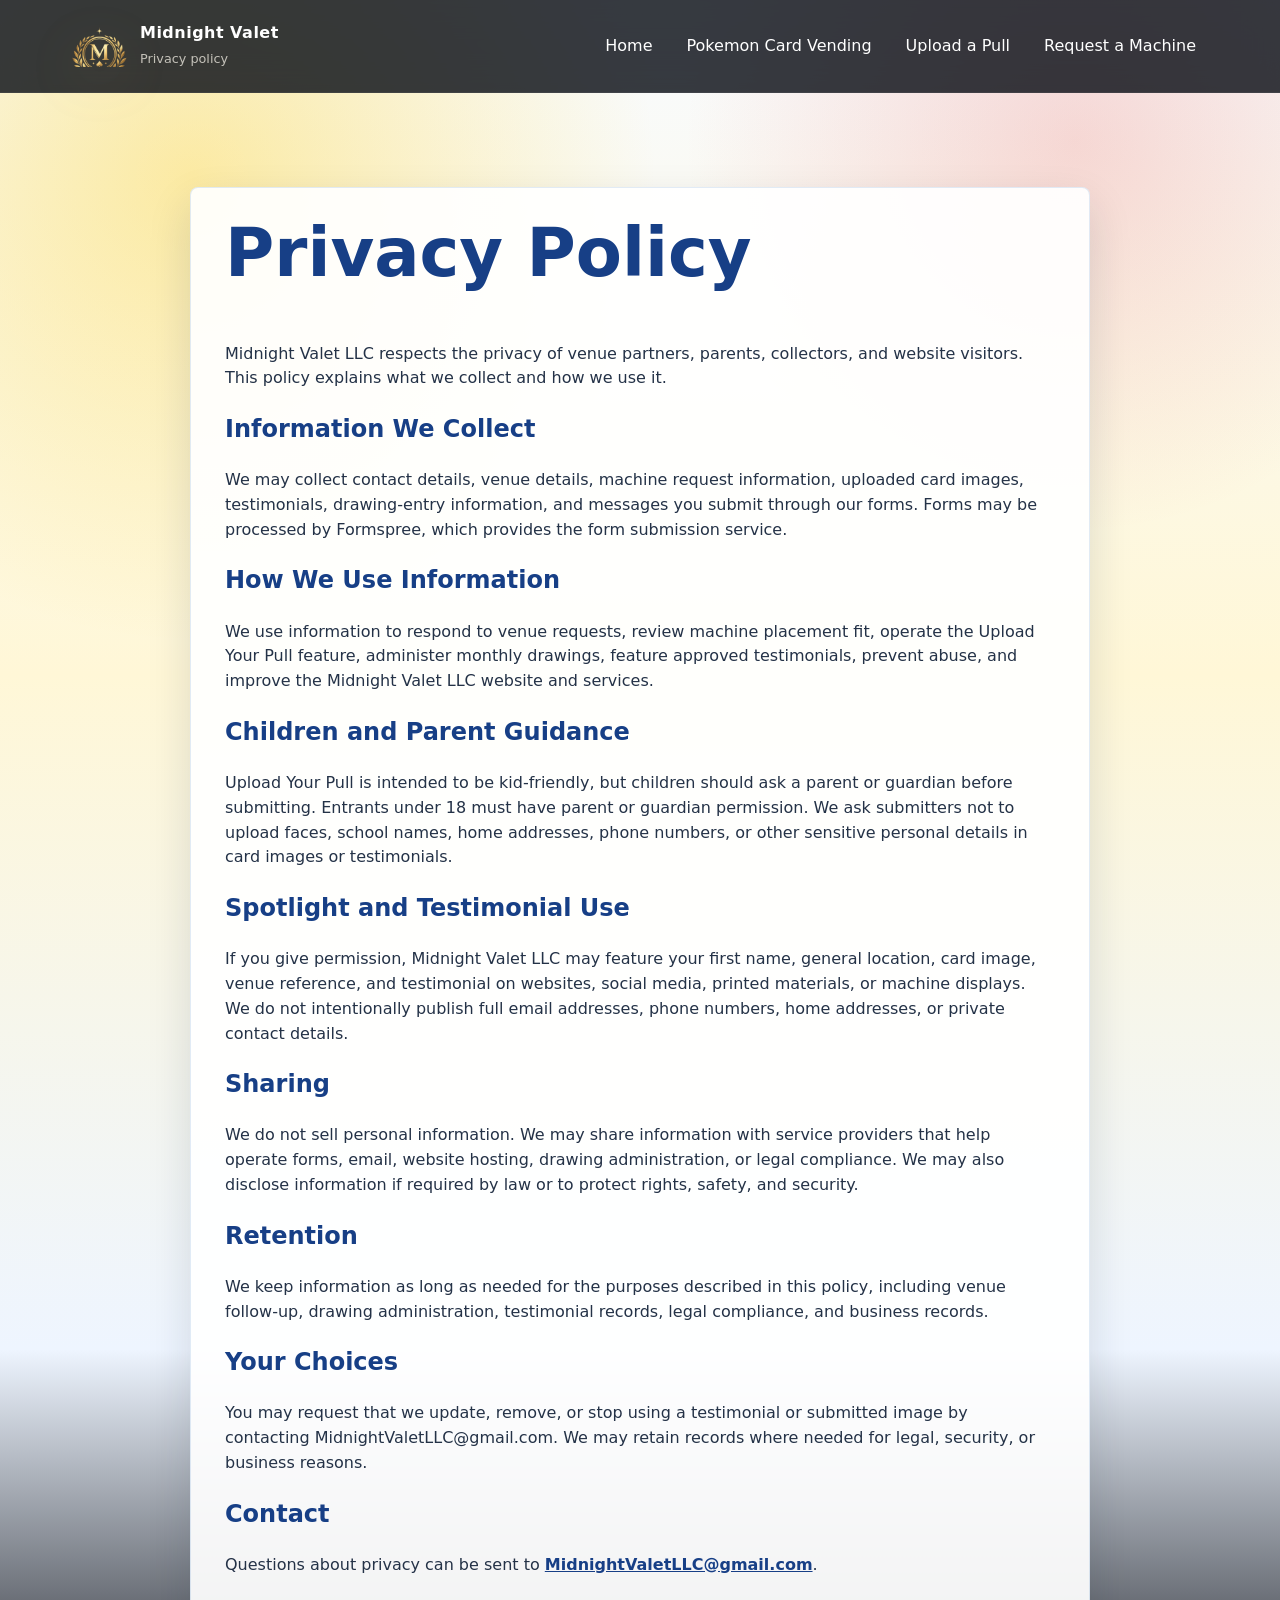
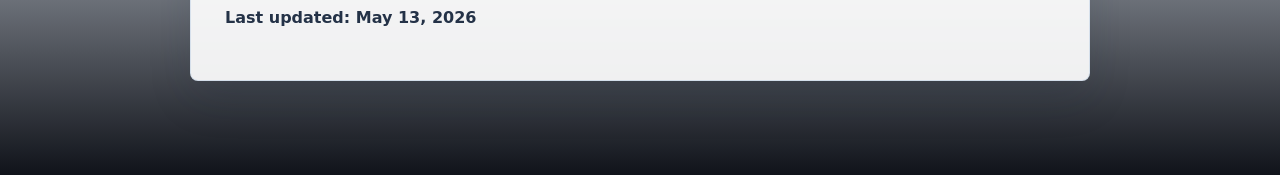
<file: privacy.html>
<!doctype html>
<html lang="en">
<head>
  <meta charset="utf-8">
  <meta name="viewport" content="width=device-width, initial-scale=1">
  <title>Privacy Policy | Midnight Valet LLC</title>
  <meta name="description" content="Privacy Policy for Midnight Valet LLC website forms, venue requests, and Upload Your Pull submissions.">
  <link rel="stylesheet" href="styles.css">
  <link rel="canonical" href="https://midnightvalet.com/privacy.html">
  <link rel="icon" type="image/png" href="assets/favicon.png">
</head>
<body class="mv-refresh theme-card-vending legal-page">
  <header class="site-header mv-header card-header">
    <div class="header-shell">
      <a href="index.html" class="brand-lockup" aria-label="Midnight Valet home">
        <span class="brand-mark" aria-hidden="true"></span>
        <span><span class="brand-name">Midnight Valet</span><br><span class="brand-tag">Privacy policy</span></span>
      </a>
      <nav class="desktop-nav" aria-label="Primary">
        <a href="index.html">Home</a>
        <a href="pokemon-card-vending.html">Pokemon Card Vending</a>
        <a href="upload-pull.html">Upload a Pull</a>
        <a href="request-machine.html">Request a Machine</a>
      </nav>
    </div>
  </header>

  <main class="section">
    <article class="container legal-shell">
      <h1>Privacy Policy</h1>
      <p>Midnight Valet LLC respects the privacy of venue partners, parents, collectors, and website visitors. This policy explains what we collect and how we use it.</p>

      <h2>Information We Collect</h2>
      <p>We may collect contact details, venue details, machine request information, uploaded card images, testimonials, drawing-entry information, and messages you submit through our forms. Forms may be processed by Formspree, which provides the form submission service.</p>

      <h2>How We Use Information</h2>
      <p>We use information to respond to venue requests, review machine placement fit, operate the Upload Your Pull feature, administer monthly drawings, feature approved testimonials, prevent abuse, and improve the Midnight Valet LLC website and services.</p>

      <h2>Children and Parent Guidance</h2>
      <p>Upload Your Pull is intended to be kid-friendly, but children should ask a parent or guardian before submitting. Entrants under 18 must have parent or guardian permission. We ask submitters not to upload faces, school names, home addresses, phone numbers, or other sensitive personal details in card images or testimonials.</p>

      <h2>Spotlight and Testimonial Use</h2>
      <p>If you give permission, Midnight Valet LLC may feature your first name, general location, card image, venue reference, and testimonial on websites, social media, printed materials, or machine displays. We do not intentionally publish full email addresses, phone numbers, home addresses, or private contact details.</p>

      <h2>Sharing</h2>
      <p>We do not sell personal information. We may share information with service providers that help operate forms, email, website hosting, drawing administration, or legal compliance. We may also disclose information if required by law or to protect rights, safety, and security.</p>

      <h2>Retention</h2>
      <p>We keep information as long as needed for the purposes described in this policy, including venue follow-up, drawing administration, testimonial records, legal compliance, and business records.</p>

      <h2>Your Choices</h2>
      <p>You may request that we update, remove, or stop using a testimonial or submitted image by contacting MidnightValetLLC@gmail.com. We may retain records where needed for legal, security, or business reasons.</p>

      <h2>Contact</h2>
      <p>Questions about privacy can be sent to <a href="mailto:MidnightValetLLC@gmail.com">MidnightValetLLC@gmail.com</a>.</p>

      <p class="legal-updated">Last updated: May 13, 2026</p>
    </article>
  </main>
  <script src="script.js"></script>
</body>
</html>
</file>
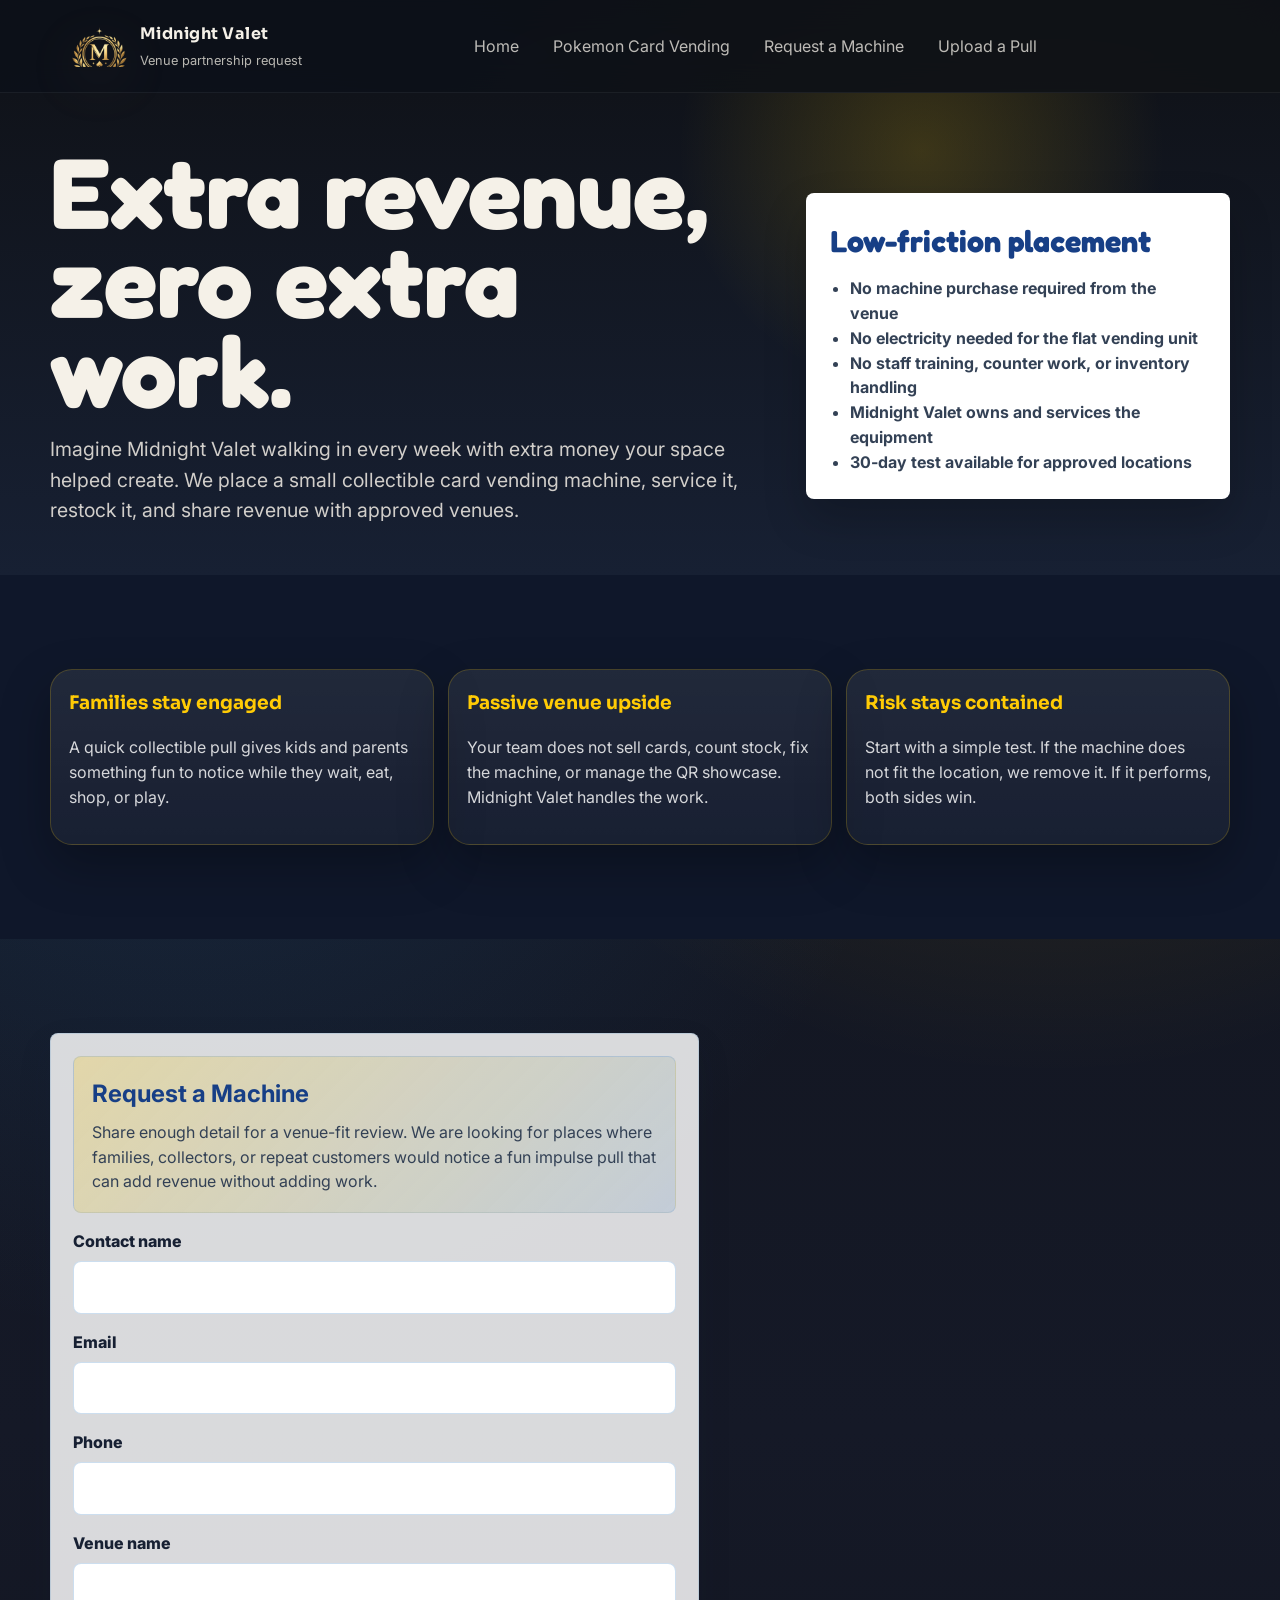
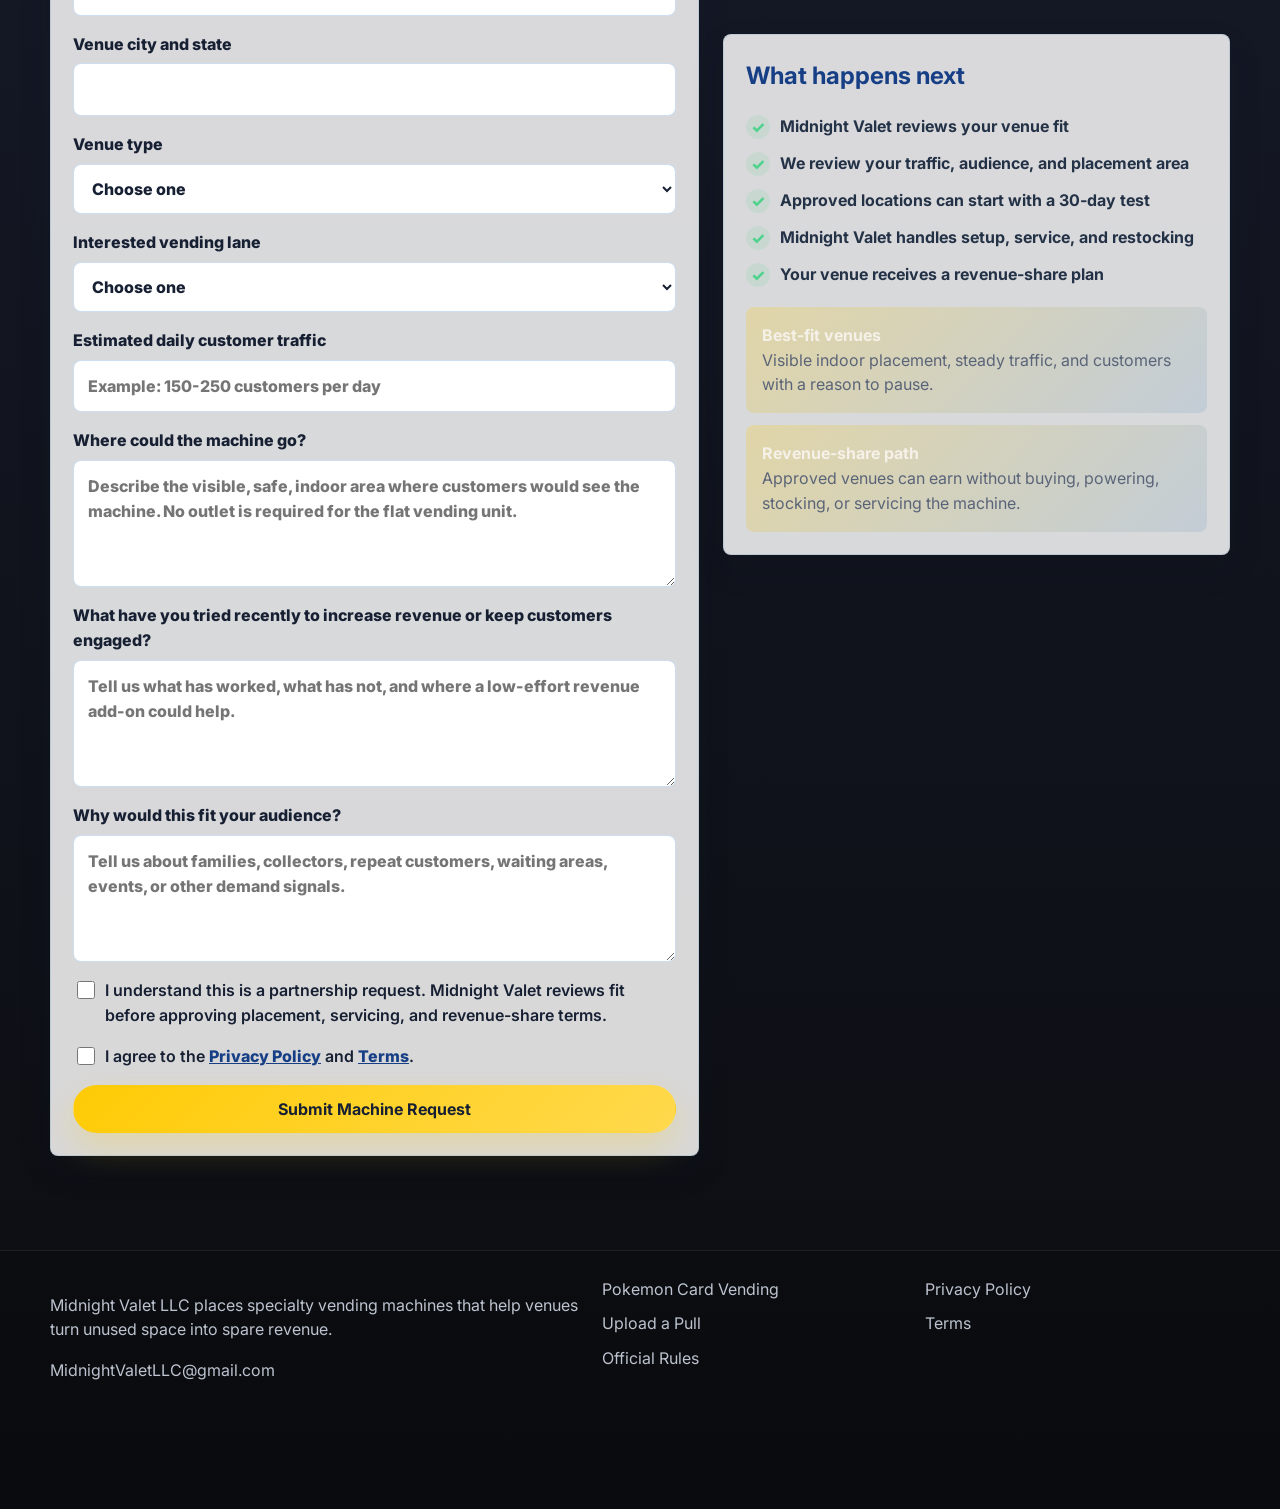
<file: request-machine.html>
<!doctype html>
<html lang="en">
<head>
  <meta charset="utf-8">
  <meta name="viewport" content="width=device-width, initial-scale=1">
  <script>document.documentElement.classList.add("js");</script>
  <title>Request a Machine | Midnight Valet</title>
  <meta name="description" content="Request a Midnight Valet specialty vending machine for your venue. Midnight Valet owns, places, stocks, services, and pays approved venues a revenue share.">
  <meta name="theme-color" content="#10131a">
  <link rel="preconnect" href="https://fonts.googleapis.com">
  <link rel="preconnect" href="https://fonts.gstatic.com" crossorigin>
  <link href="https://fonts.googleapis.com/css2?family=Inter:wght@400;500;600;700;800&family=Sora:wght@600;700;800&family=Fredoka:wght@500;600;700&display=swap" rel="stylesheet">
  <link rel="stylesheet" href="styles.css">
  <link rel="canonical" href="https://midnightvalet.com/request-machine.html">
  <link rel="icon" type="image/png" href="assets/favicon.png">
</head>
<body class="mv-refresh theme-specialty">
  <a class="skip-link" href="#main">Skip to content</a>
  <header class="site-header mv-header">
    <div class="header-shell">
      <a href="index.html" class="brand-lockup" aria-label="Midnight Valet home">
        <span class="brand-mark" aria-hidden="true"></span>
        <span><span class="brand-name">Midnight Valet</span><br><span class="brand-tag">Venue partnership request</span></span>
      </a>
      <nav class="desktop-nav" aria-label="Primary">
        <a href="index.html" data-nav-link>Home</a>
        <a href="pokemon-card-vending.html" data-nav-link>Pokemon Card Vending</a>
        <a href="request-machine.html" data-nav-link>Request a Machine</a>
        <a href="upload-pull.html" data-nav-link>Upload a Pull</a>
      </nav>
      <div class="header-actions">
        <a class="btn btn-primary hidden-mobile" href="#request-form">Start Request</a>
        <button class="nav-toggle" aria-label="Toggle navigation" aria-expanded="false" data-nav-toggle>
          <svg viewBox="0 0 24 24" fill="none" stroke="currentColor" stroke-width="1.8" stroke-linecap="round"><path d="M4 7h16M4 12h16M4 17h16"/></svg>
        </button>
      </div>
    </div>
    <nav class="site-nav" aria-label="Mobile" data-mobile-nav>
      <a href="index.html" data-nav-link>Home</a>
      <a href="pokemon-card-vending.html" data-nav-link>Pokemon Card Vending</a>
      <a href="request-machine.html" data-nav-link>Request a Machine</a>
      <a href="upload-pull.html" data-nav-link>Upload a Pull</a>
    </nav>
  </header>

  <main id="main">
    <section class="request-hero">
      <div class="container request-grid">
        <div class="reveal">
          <h1>Extra revenue, zero extra work.</h1>
          <p>Imagine Midnight Valet walking in every week with extra money your space helped create. We place a small collectible card vending machine, service it, restock it, and share revenue with approved venues.</p>
        </div>
        <div class="partnership-card reveal">
          <strong>Low-friction placement</strong>
          <ul>
            <li>No machine purchase required from the venue</li>
            <li>No electricity needed for the flat vending unit</li>
            <li>No staff training, counter work, or inventory handling</li>
            <li>Midnight Valet owns and services the equipment</li>
            <li>30-day test available for approved locations</li>
          </ul>
        </div>
      </div>
    </section>

    <section class="section section-tight pitch-strip">
      <div class="container cards three">
        <article class="card reveal"><h3>Families stay engaged</h3><p>A quick collectible pull gives kids and parents something fun to notice while they wait, eat, shop, or play.</p></article>
        <article class="card reveal"><h3>Passive venue upside</h3><p>Your team does not sell cards, count stock, fix the machine, or manage the QR showcase. Midnight Valet handles the work.</p></article>
        <article class="card reveal"><h3>Risk stays contained</h3><p>Start with a simple test. If the machine does not fit the location, we remove it. If it performs, both sides win.</p></article>
      </div>
    </section>

    <section class="section" id="request-form">
      <div class="container upload-form-grid">
        <form class="mv-form reveal" action="https://formspree.io/f/xzdowreg" method="post">
          <input type="hidden" name="form_type" value="Request a Machine">
          <input type="hidden" name="_subject" value="Midnight Valet Machine Request">
          <div class="form-intro">
            <h2>Request a Machine</h2>
            <p>Share enough detail for a venue-fit review. We are looking for places where families, collectors, or repeat customers would notice a fun impulse pull that can add revenue without adding work.</p>
          </div>
          <label>
            Contact name
            <input name="contact_name" type="text" autocomplete="name" required>
          </label>
          <label>
            Email
            <input name="email" type="email" autocomplete="email" required>
          </label>
          <label>
            Phone
            <input name="phone" type="tel" autocomplete="tel">
          </label>
          <label>
            Venue name
            <input name="venue_name" type="text" required>
          </label>
          <label>
            Venue city and state
            <input name="venue_location" type="text" required>
          </label>
          <label>
            Venue type
            <select name="venue_type" required>
              <option value="">Choose one</option>
              <option>Restaurant or cafe</option>
              <option>Arcade or family entertainment</option>
              <option>Card shop or hobby store</option>
              <option>Bowling alley or activity venue</option>
              <option>Convenience or retail location</option>
              <option>21+ venue</option>
              <option>Other specialty venue</option>
            </select>
          </label>
          <label>
            Interested vending lane
            <select name="interested_lane" required>
              <option value="">Choose one</option>
              <option>Pokemon-inspired card vending</option>
              <option>21+ vending lane</option>
              <option>Other specialty vending</option>
            </select>
          </label>
          <label>
            Estimated daily customer traffic
            <input name="estimated_daily_traffic" type="text" placeholder="Example: 150-250 customers per day">
          </label>
          <label>
            Where could the machine go?
            <textarea name="placement_notes" rows="4" placeholder="Describe the visible, safe, indoor area where customers would see the machine. No outlet is required for the flat vending unit."></textarea>
          </label>
          <label>
            What have you tried recently to increase revenue or keep customers engaged?
            <textarea name="revenue_challenge" rows="4" placeholder="Tell us what has worked, what has not, and where a low-effort revenue add-on could help."></textarea>
          </label>
          <label>
            Why would this fit your audience?
            <textarea name="audience_fit" rows="4" placeholder="Tell us about families, collectors, repeat customers, waiting areas, events, or other demand signals."></textarea>
          </label>
          <label class="mv-check">
            <input name="partnership_understanding" type="checkbox" required>
            <span>I understand this is a partnership request. Midnight Valet reviews fit before approving placement, servicing, and revenue-share terms.</span>
          </label>
          <label class="mv-check">
            <input name="privacy_terms" type="checkbox" required>
            <span>I agree to the <a href="privacy.html">Privacy Policy</a> and <a href="terms.html">Terms</a>.</span>
          </label>
          <button class="btn btn-primary" type="submit">Submit Machine Request</button>
        </form>

        <aside class="submission-guide reveal">
          <h2>What happens next</h2>
          <ul class="check-list">
            <li>Midnight Valet reviews your venue fit</li>
            <li>We review your traffic, audience, and placement area</li>
            <li>Approved locations can start with a 30-day test</li>
            <li>Midnight Valet handles setup, service, and restocking</li>
            <li>Your venue receives a revenue-share plan</li>
          </ul>
          <div class="mini-testimonials">
            <article><strong>Best-fit venues</strong><span>Visible indoor placement, steady traffic, and customers with a reason to pause.</span></article>
            <article><strong>Revenue-share path</strong><span>Approved venues can earn without buying, powering, stocking, or servicing the machine.</span></article>
          </div>
        </aside>
      </div>
    </section>
  </main>

  <footer class="site-footer">
    <div class="container footer-grid">
      <div>
        <p>Midnight Valet LLC places specialty vending machines that help venues turn unused space into spare revenue.</p>
        <p><a href="mailto:MidnightValetLLC@gmail.com">MidnightValetLLC@gmail.com</a></p>
      </div>
      <div>
        <ul>
          <li><a href="pokemon-card-vending.html">Pokemon Card Vending</a></li>
          <li><a href="upload-pull.html">Upload a Pull</a></li>
          <li><a href="official-rules.html">Official Rules</a></li>
        </ul>
      </div>
      <div>
        <ul>
          <li><a href="privacy.html">Privacy Policy</a></li>
          <li><a href="terms.html">Terms</a></li>
        </ul>
      </div>
    </div>
  </footer>
  <script src="script.js"></script>
</body>
</html>
</file>
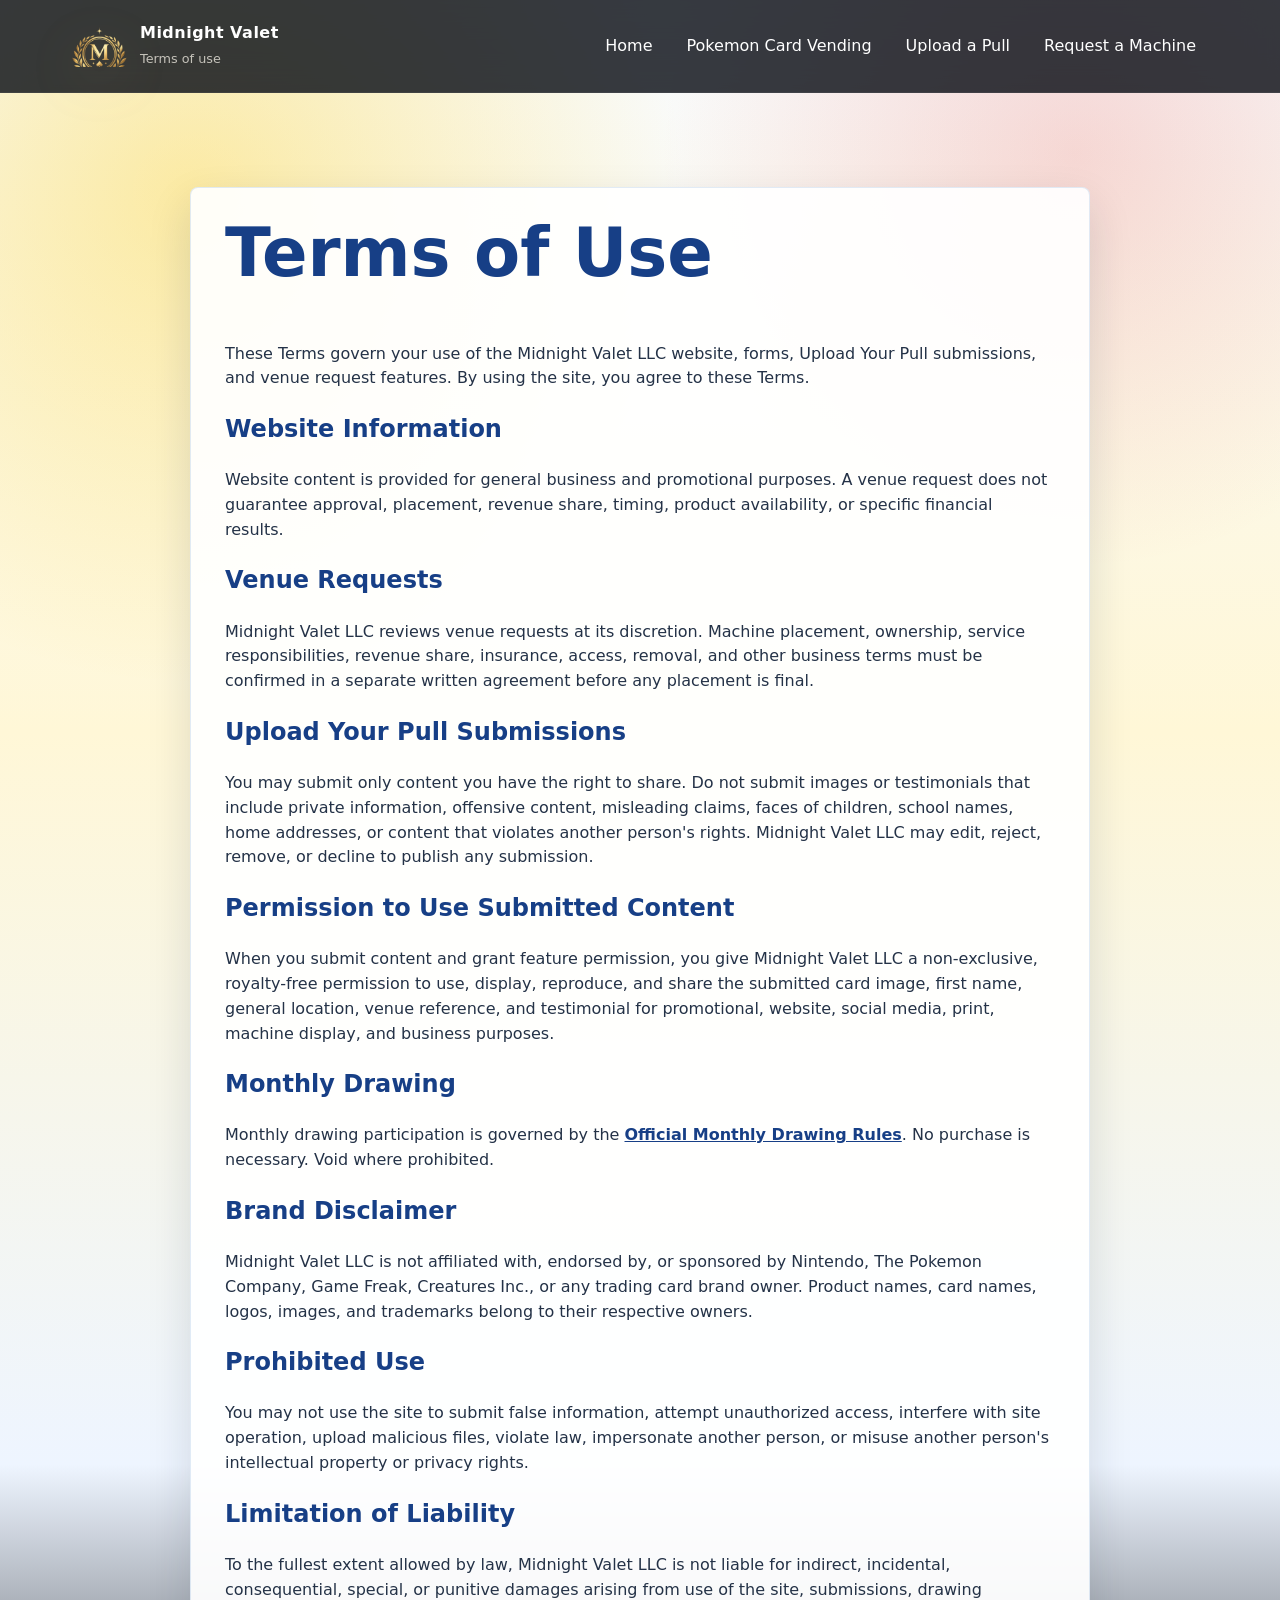
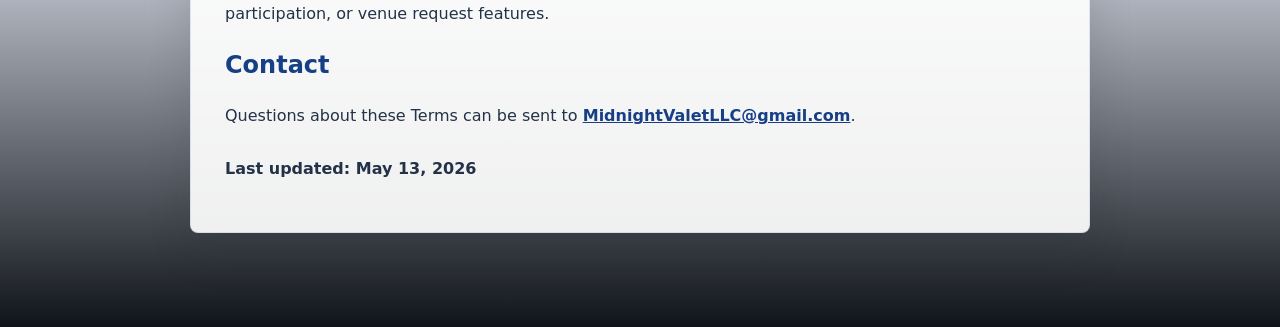
<file: terms.html>
<!doctype html>
<html lang="en">
<head>
  <meta charset="utf-8">
  <meta name="viewport" content="width=device-width, initial-scale=1">
  <title>Terms of Use | Midnight Valet LLC</title>
  <meta name="description" content="Terms of Use for Midnight Valet LLC website, venue requests, and Upload Your Pull submissions.">
  <link rel="stylesheet" href="styles.css">
  <link rel="canonical" href="https://midnightvalet.com/terms.html">
  <link rel="icon" type="image/png" href="assets/favicon.png">
</head>
<body class="mv-refresh theme-card-vending legal-page">
  <header class="site-header mv-header card-header">
    <div class="header-shell">
      <a href="index.html" class="brand-lockup" aria-label="Midnight Valet home">
        <span class="brand-mark" aria-hidden="true"></span>
        <span><span class="brand-name">Midnight Valet</span><br><span class="brand-tag">Terms of use</span></span>
      </a>
      <nav class="desktop-nav" aria-label="Primary">
        <a href="index.html">Home</a>
        <a href="pokemon-card-vending.html">Pokemon Card Vending</a>
        <a href="upload-pull.html">Upload a Pull</a>
        <a href="request-machine.html">Request a Machine</a>
      </nav>
    </div>
  </header>

  <main class="section">
    <article class="container legal-shell">
      <h1>Terms of Use</h1>
      <p>These Terms govern your use of the Midnight Valet LLC website, forms, Upload Your Pull submissions, and venue request features. By using the site, you agree to these Terms.</p>

      <h2>Website Information</h2>
      <p>Website content is provided for general business and promotional purposes. A venue request does not guarantee approval, placement, revenue share, timing, product availability, or specific financial results.</p>

      <h2>Venue Requests</h2>
      <p>Midnight Valet LLC reviews venue requests at its discretion. Machine placement, ownership, service responsibilities, revenue share, insurance, access, removal, and other business terms must be confirmed in a separate written agreement before any placement is final.</p>

      <h2>Upload Your Pull Submissions</h2>
      <p>You may submit only content you have the right to share. Do not submit images or testimonials that include private information, offensive content, misleading claims, faces of children, school names, home addresses, or content that violates another person's rights. Midnight Valet LLC may edit, reject, remove, or decline to publish any submission.</p>

      <h2>Permission to Use Submitted Content</h2>
      <p>When you submit content and grant feature permission, you give Midnight Valet LLC a non-exclusive, royalty-free permission to use, display, reproduce, and share the submitted card image, first name, general location, venue reference, and testimonial for promotional, website, social media, print, machine display, and business purposes.</p>

      <h2>Monthly Drawing</h2>
      <p>Monthly drawing participation is governed by the <a href="official-rules.html">Official Monthly Drawing Rules</a>. No purchase is necessary. Void where prohibited.</p>

      <h2>Brand Disclaimer</h2>
      <p>Midnight Valet LLC is not affiliated with, endorsed by, or sponsored by Nintendo, The Pokemon Company, Game Freak, Creatures Inc., or any trading card brand owner. Product names, card names, logos, images, and trademarks belong to their respective owners.</p>

      <h2>Prohibited Use</h2>
      <p>You may not use the site to submit false information, attempt unauthorized access, interfere with site operation, upload malicious files, violate law, impersonate another person, or misuse another person's intellectual property or privacy rights.</p>

      <h2>Limitation of Liability</h2>
      <p>To the fullest extent allowed by law, Midnight Valet LLC is not liable for indirect, incidental, consequential, special, or punitive damages arising from use of the site, submissions, drawing participation, or venue request features.</p>

      <h2>Contact</h2>
      <p>Questions about these Terms can be sent to <a href="mailto:MidnightValetLLC@gmail.com">MidnightValetLLC@gmail.com</a>.</p>

      <p class="legal-updated">Last updated: May 13, 2026</p>
    </article>
  </main>
  <script src="script.js"></script>
</body>
</html>
</file>
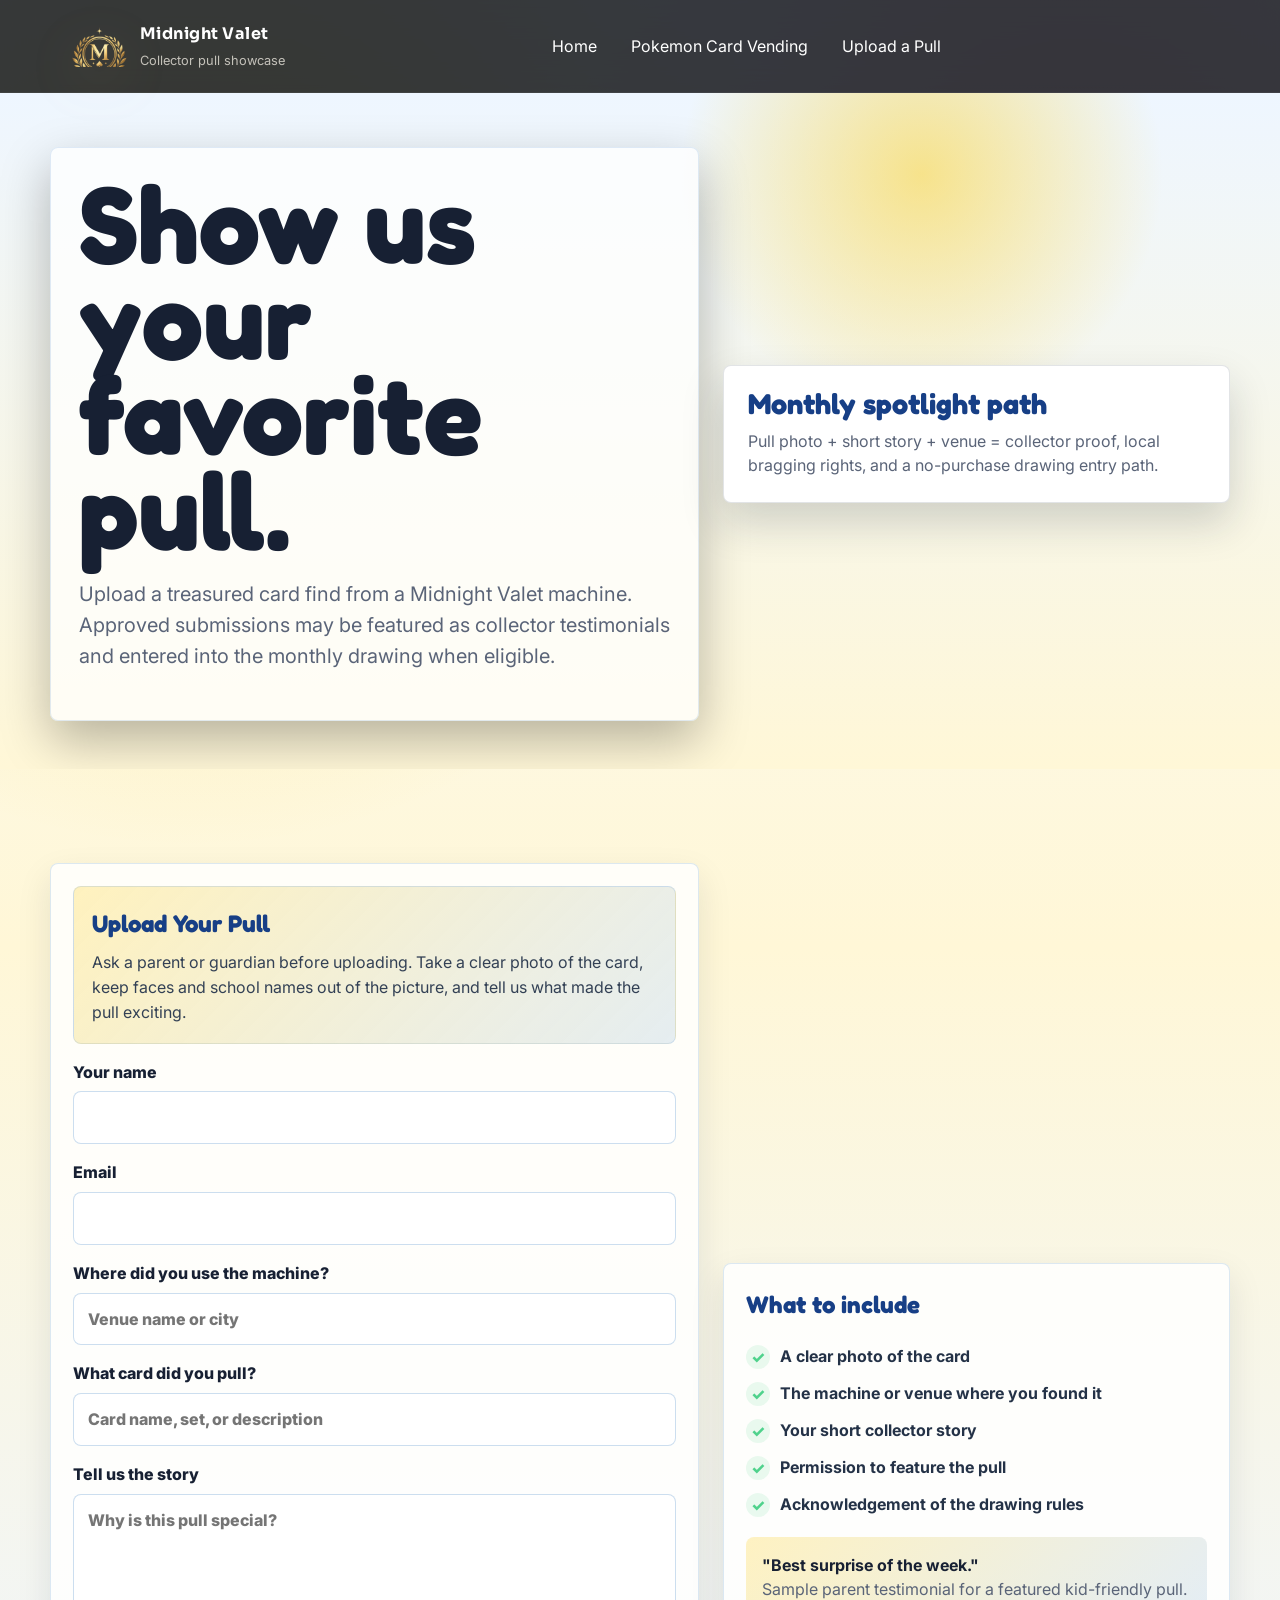
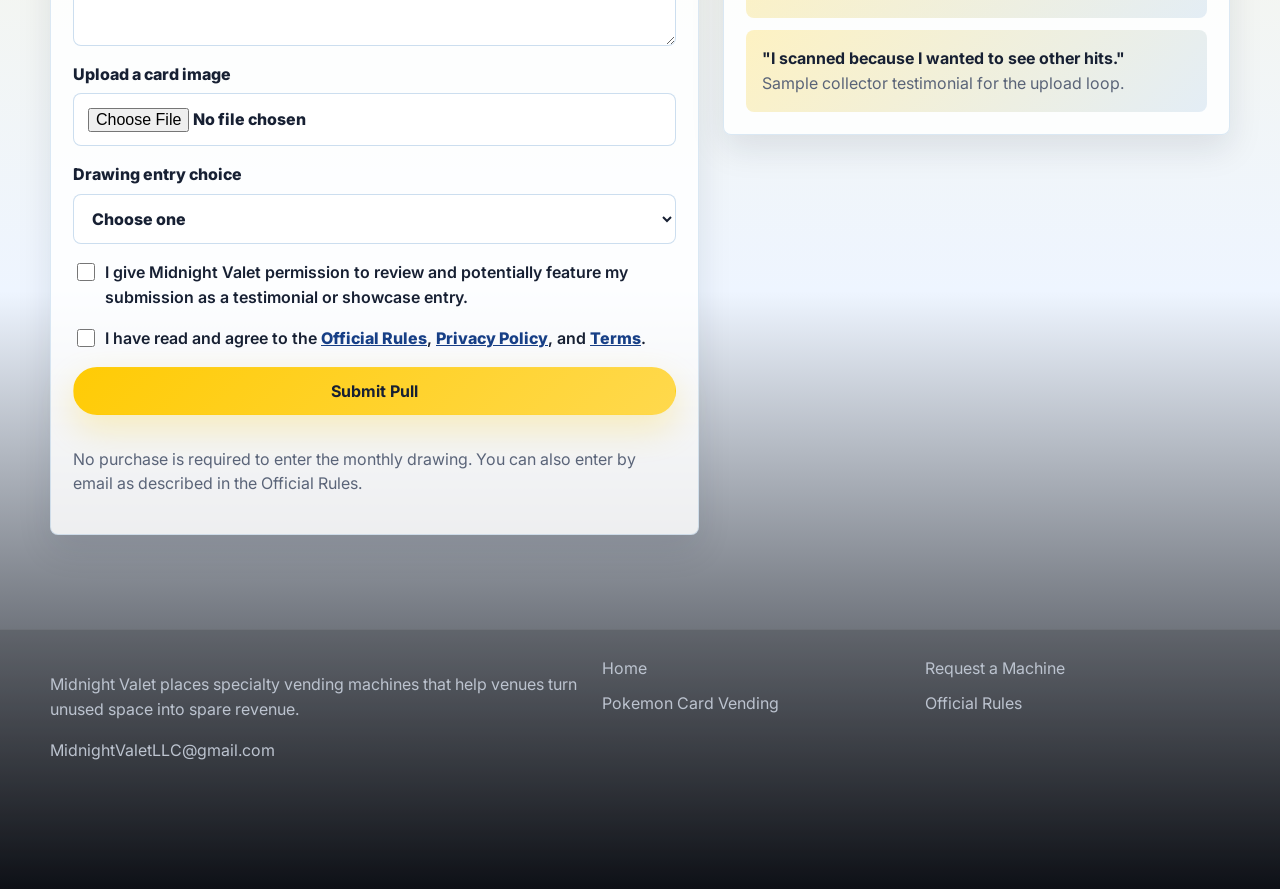
<file: upload-pull.html>
<!doctype html>
<html lang="en">
<head>
  <meta charset="utf-8">
  <meta name="viewport" content="width=device-width, initial-scale=1">
  <script>document.documentElement.classList.add("js");</script>
  <title>Upload a Pull | Midnight Valet</title>
  <meta name="description" content="Upload your favorite card pull from a Midnight Valet card vending machine for a chance to be featured in future showcases.">
  <meta name="theme-color" content="#2a75bb">
  <link rel="preconnect" href="https://fonts.googleapis.com">
  <link rel="preconnect" href="https://fonts.gstatic.com" crossorigin>
  <link href="https://fonts.googleapis.com/css2?family=Inter:wght@400;500;600;700;800&family=Sora:wght@600;700;800&family=Fredoka:wght@500;600;700&display=swap" rel="stylesheet">
  <link rel="stylesheet" href="styles.css">
  <link rel="canonical" href="https://midnightvalet.com/upload-pull.html">
  <link rel="icon" type="image/png" href="assets/favicon.png">
</head>
<body class="mv-refresh theme-card-vending upload-page">
  <a class="skip-link" href="#main">Skip to content</a>
  <header class="site-header mv-header card-header">
    <div class="header-shell">
      <a href="index.html" class="brand-lockup" aria-label="Midnight Valet home">
        <span class="brand-mark" aria-hidden="true"></span>
        <span><span class="brand-name">Midnight Valet</span><br><span class="brand-tag">Collector pull showcase</span></span>
      </a>
      <nav class="desktop-nav" aria-label="Primary">
        <a href="index.html" data-nav-link>Home</a>
        <a href="pokemon-card-vending.html" data-nav-link>Pokemon Card Vending</a>
        <a href="upload-pull.html" data-nav-link>Upload a Pull</a>
      </nav>
      <div class="header-actions">
        <a class="btn btn-primary hidden-mobile" href="#upload-form">Upload a Pull</a>
        <button class="nav-toggle" aria-label="Toggle navigation" aria-expanded="false" data-nav-toggle>
          <svg viewBox="0 0 24 24" fill="none" stroke="currentColor" stroke-width="1.8" stroke-linecap="round"><path d="M4 7h16M4 12h16M4 17h16"/></svg>
        </button>
      </div>
    </div>
    <nav class="site-nav" aria-label="Mobile" data-mobile-nav>
      <a href="index.html" data-nav-link>Home</a>
      <a href="pokemon-card-vending.html" data-nav-link>Pokemon Card Vending</a>
      <a href="upload-pull.html" data-nav-link>Upload a Pull</a>
    </nav>
  </header>

  <main id="main">
    <section class="upload-hero">
      <div class="container upload-grid">
        <div class="reveal">
          <h1>Show us your favorite pull.</h1>
          <p>Upload a treasured card find from a Midnight Valet machine. Approved submissions may be featured as collector testimonials and entered into the monthly drawing when eligible.</p>
        </div>
        <div class="upload-ticket reveal">
          <strong>Monthly spotlight path</strong>
          <span>Pull photo + short story + venue = collector proof, local bragging rights, and a no-purchase drawing entry path.</span>
        </div>
      </div>
    </section>

    <section class="section" id="upload-form">
      <div class="container upload-form-grid">
        <form class="mv-form reveal" action="https://formspree.io/f/mgodqkkn" method="post" enctype="multipart/form-data">
          <input type="hidden" name="form_type" value="Upload Your Pull">
          <input type="hidden" name="_subject" value="Midnight Valet Upload Your Pull Submission">
          <div class="form-intro">
            <h2>Upload Your Pull</h2>
            <p>Ask a parent or guardian before uploading. Take a clear photo of the card, keep faces and school names out of the picture, and tell us what made the pull exciting.</p>
          </div>
          <label>
            Your name
            <input name="name" type="text" autocomplete="name" required>
          </label>
          <label>
            Email
            <input name="email" type="email" autocomplete="email" required>
          </label>
          <label>
            Where did you use the machine?
            <input name="venue" type="text" placeholder="Venue name or city">
          </label>
          <label>
            What card did you pull?
            <input name="card" type="text" placeholder="Card name, set, or description">
          </label>
          <label>
            Tell us the story
            <textarea name="story" rows="5" placeholder="Why is this pull special?"></textarea>
          </label>
          <label>
            Upload a card image
            <input name="card_image" type="file" accept="image/*" required>
          </label>
          <label>
            Drawing entry choice
            <select name="drawing_entry" required>
              <option value="">Choose one</option>
              <option value="Enter me if eligible">Enter me in the monthly drawing if eligible</option>
              <option value="Feature only">Feature/testimonial only, no drawing entry</option>
            </select>
          </label>
          <label class="mv-check">
            <input name="feature_permission" type="checkbox" required>
            <span>I give Midnight Valet permission to review and potentially feature my submission as a testimonial or showcase entry.</span>
          </label>
          <label class="mv-check">
            <input name="rules_acknowledged" type="checkbox" required>
            <span>I have read and agree to the <a href="official-rules.html">Official Rules</a>, <a href="privacy.html">Privacy Policy</a>, and <a href="terms.html">Terms</a>.</span>
          </label>
          <button class="btn btn-primary" type="submit">Submit Pull</button>
          <p class="form-note">No purchase is required to enter the monthly drawing. You can also enter by email as described in the Official Rules.</p>
        </form>

        <aside class="submission-guide reveal">
          <h2>What to include</h2>
          <ul class="check-list">
            <li>A clear photo of the card</li>
            <li>The machine or venue where you found it</li>
            <li>Your short collector story</li>
            <li>Permission to feature the pull</li>
            <li>Acknowledgement of the drawing rules</li>
          </ul>
          <div class="mini-testimonials">
            <article><strong>"Best surprise of the week."</strong><span>Sample parent testimonial for a featured kid-friendly pull.</span></article>
            <article><strong>"I scanned because I wanted to see other hits."</strong><span>Sample collector testimonial for the upload loop.</span></article>
          </div>
        </aside>
      </div>
    </section>
  </main>

  <footer class="site-footer">
    <div class="container footer-grid">
      <div>
        <p>Midnight Valet places specialty vending machines that help venues turn unused space into spare revenue.</p>
        <p><a href="mailto:MidnightValetLLC@gmail.com">MidnightValetLLC@gmail.com</a></p>
      </div>
      <div>
        <ul>
          <li><a href="index.html">Home</a></li>
          <li><a href="pokemon-card-vending.html">Pokemon Card Vending</a></li>
        </ul>
      </div>
      <div>
        <ul>
          <li><a href="request-machine.html">Request a Machine</a></li>
          <li><a href="official-rules.html">Official Rules</a></li>
        </ul>
      </div>
    </div>
  </footer>
  <script src="script.js"></script>
</body>
</html>
</file>
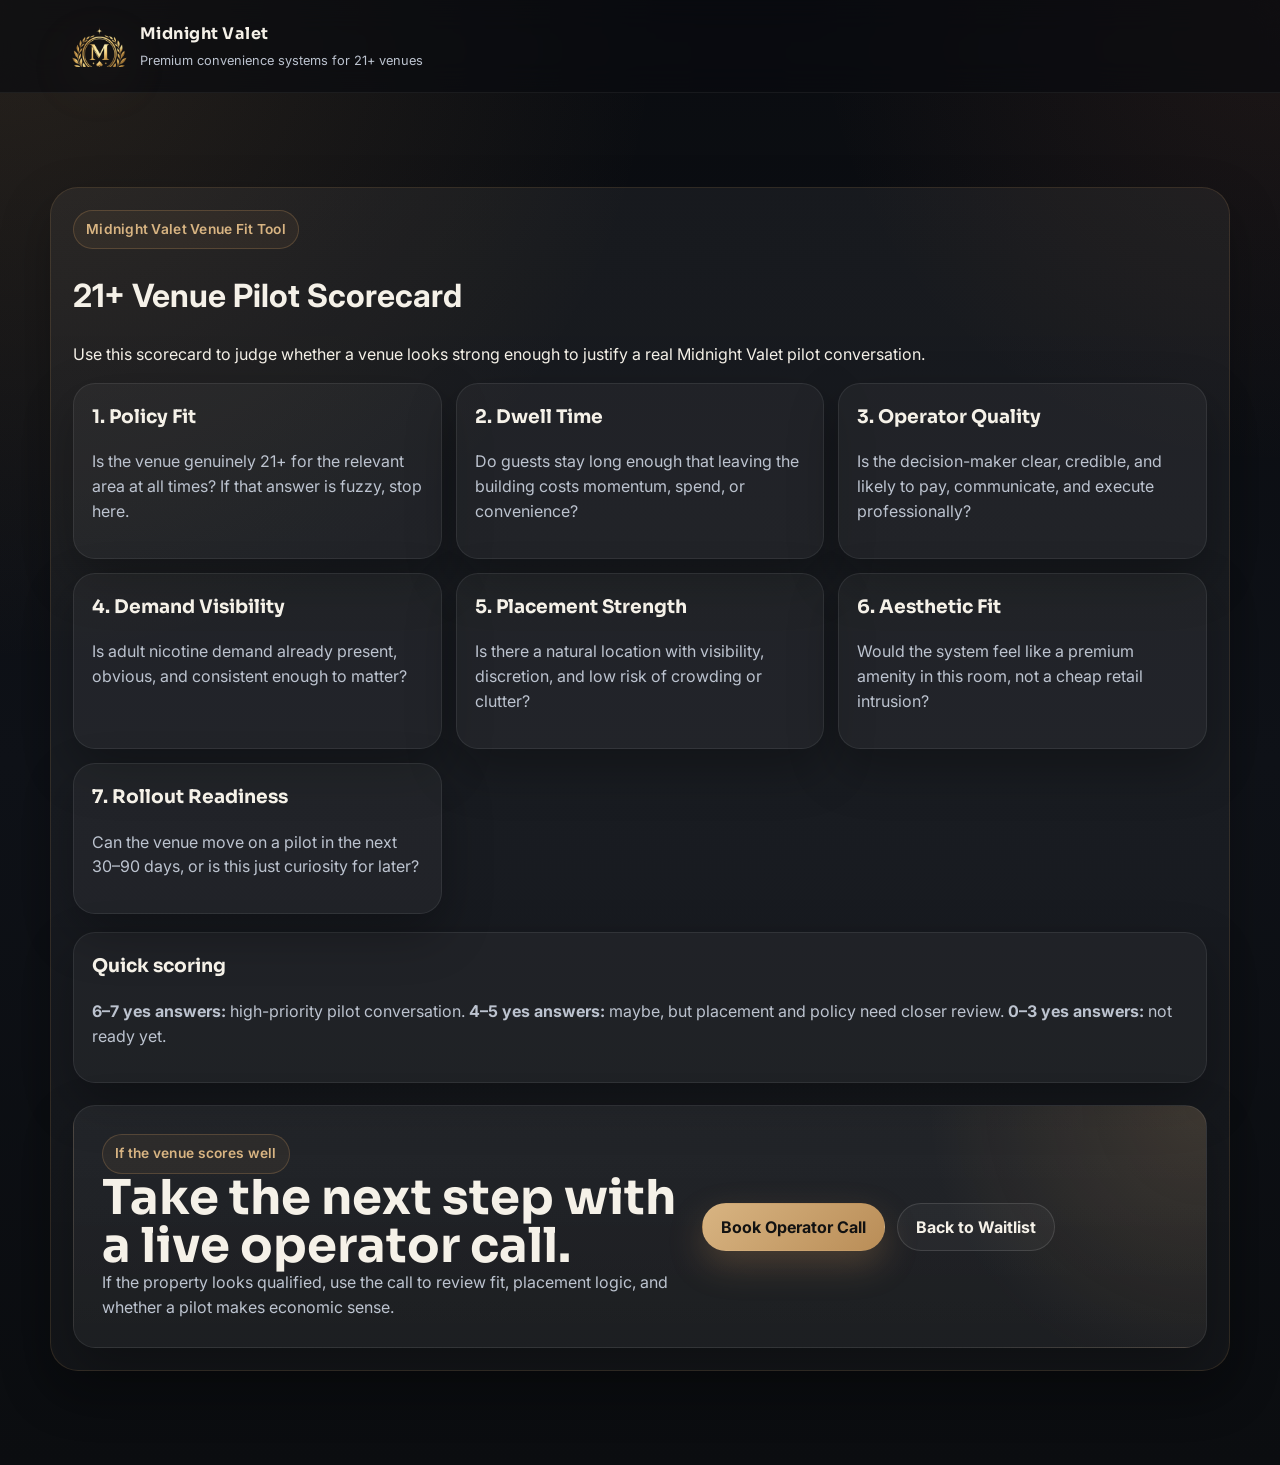
<file: venue-pilot-scorecard.html>
<!doctype html>
<html lang="en">
<head>
  <meta charset="utf-8">
  <meta name="viewport" content="width=device-width, initial-scale=1">
  <script>document.documentElement.classList.add("js");</script>
  <title>21+ Venue Pilot Scorecard | Midnight Valet</title>
  <meta name="description" content="Use this scorecard to judge whether your venue is a serious fit for a Midnight Valet pilot.">
  <meta name="theme-color" content="#0b0d10">
  <link rel="preconnect" href="https://fonts.googleapis.com">
  <link rel="preconnect" href="https://fonts.gstatic.com" crossorigin>
  <link href="https://fonts.googleapis.com/css2?family=Inter:wght@400;500;600;700;800&family=Sora:wght@600;700;800&display=swap" rel="stylesheet">
  <link rel="stylesheet" href="styles.css">
  <link rel="icon" type="image/png" href="assets/favicon.png">
</head>
<body class="theme-home">
  <a class="skip-link" href="#main">Skip to content</a>
  <header class="site-header"><div class="header-shell"><a href="index.html" class="brand-lockup" aria-label="Midnight Valet home"><span class="brand-mark" aria-hidden="true"></span><span><span class="brand-name">Midnight Valet</span><br><span class="brand-tag">Premium convenience systems for 21+ venues</span></span></a></div></header>
  <main id="main" class="section">
    <div class="container scorecard-shell">
      <span class="eyebrow">Midnight Valet Venue Fit Tool</span>
      <h1>21+ Venue Pilot Scorecard</h1>
      <p class="lead">Use this scorecard to judge whether a venue looks strong enough to justify a real Midnight Valet pilot conversation.</p>
      <div class="cards three">
        <article class="card"><h3>1. Policy Fit</h3><p>Is the venue genuinely 21+ for the relevant area at all times? If that answer is fuzzy, stop here.</p></article>
        <article class="card"><h3>2. Dwell Time</h3><p>Do guests stay long enough that leaving the building costs momentum, spend, or convenience?</p></article>
        <article class="card"><h3>3. Operator Quality</h3><p>Is the decision-maker clear, credible, and likely to pay, communicate, and execute professionally?</p></article>
        <article class="card"><h3>4. Demand Visibility</h3><p>Is adult nicotine demand already present, obvious, and consistent enough to matter?</p></article>
        <article class="card"><h3>5. Placement Strength</h3><p>Is there a natural location with visibility, discretion, and low risk of crowding or clutter?</p></article>
        <article class="card"><h3>6. Aesthetic Fit</h3><p>Would the system feel like a premium amenity in this room, not a cheap retail intrusion?</p></article>
        <article class="card"><h3>7. Rollout Readiness</h3><p>Can the venue move on a pilot in the next 30–90 days, or is this just curiosity for later?</p></article>
      </div>
      <div class="card" style="margin-top:18px;">
        <h3>Quick scoring</h3>
        <p><strong>6–7 yes answers:</strong> high-priority pilot conversation.  
        <strong>4–5 yes answers:</strong> maybe, but placement and policy need closer review.  
        <strong>0–3 yes answers:</strong> not ready yet.</p>
      </div>
      <div class="cta-panel" style="margin-top:22px;">
        <div><span class="eyebrow">If the venue scores well</span><h2>Take the next step with a live operator call.</h2><p>If the property looks qualified, use the call to review fit, placement logic, and whether a pilot makes economic sense.</p></div>
        <div class="cta-actions"><a class="btn btn-primary" href="mailto:MidnightValetLLC@gmail.com?subject=Midnight%20Valet%20Operator%20Call">Book Operator Call</a><a class="btn btn-secondary" href="waitlist.html">Back to Waitlist</a></div>
      </div>
    </div>
  </main>
  <script src="script.js"></script>
</body>
</html>
</file>
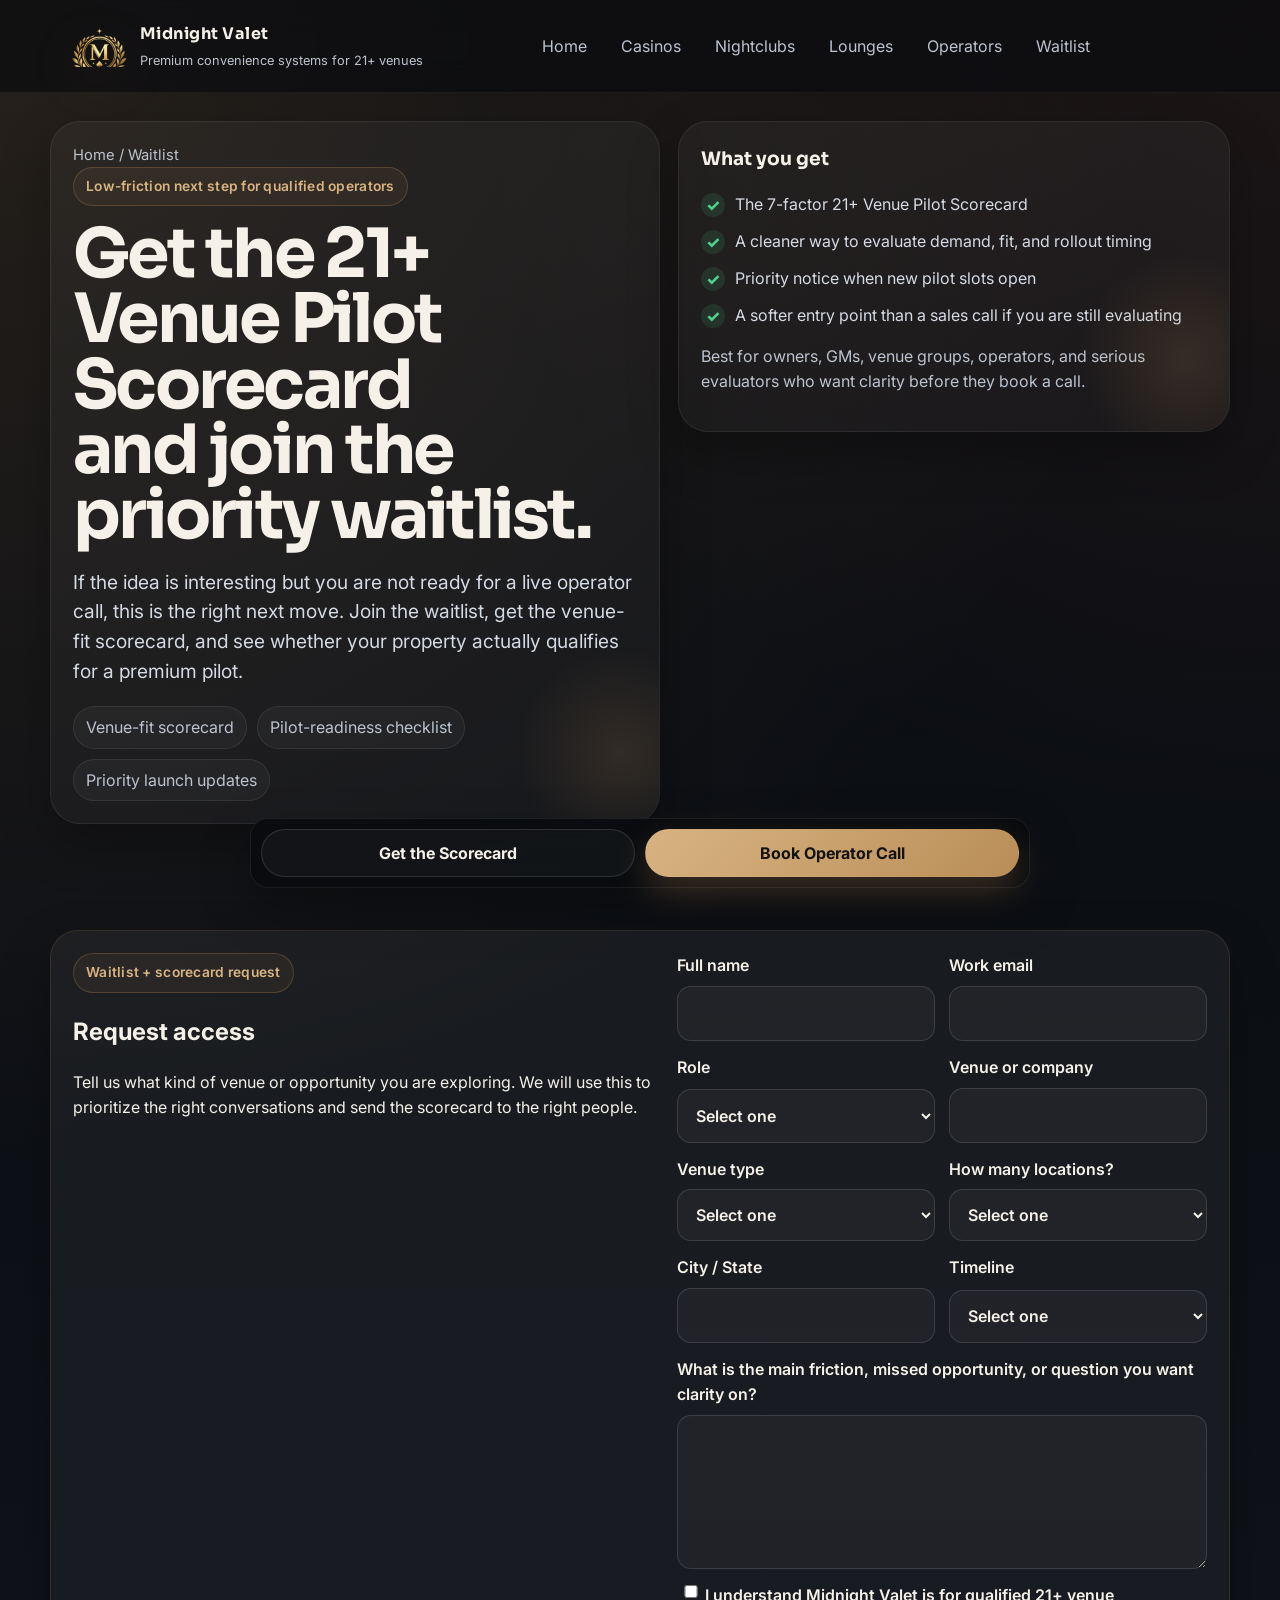
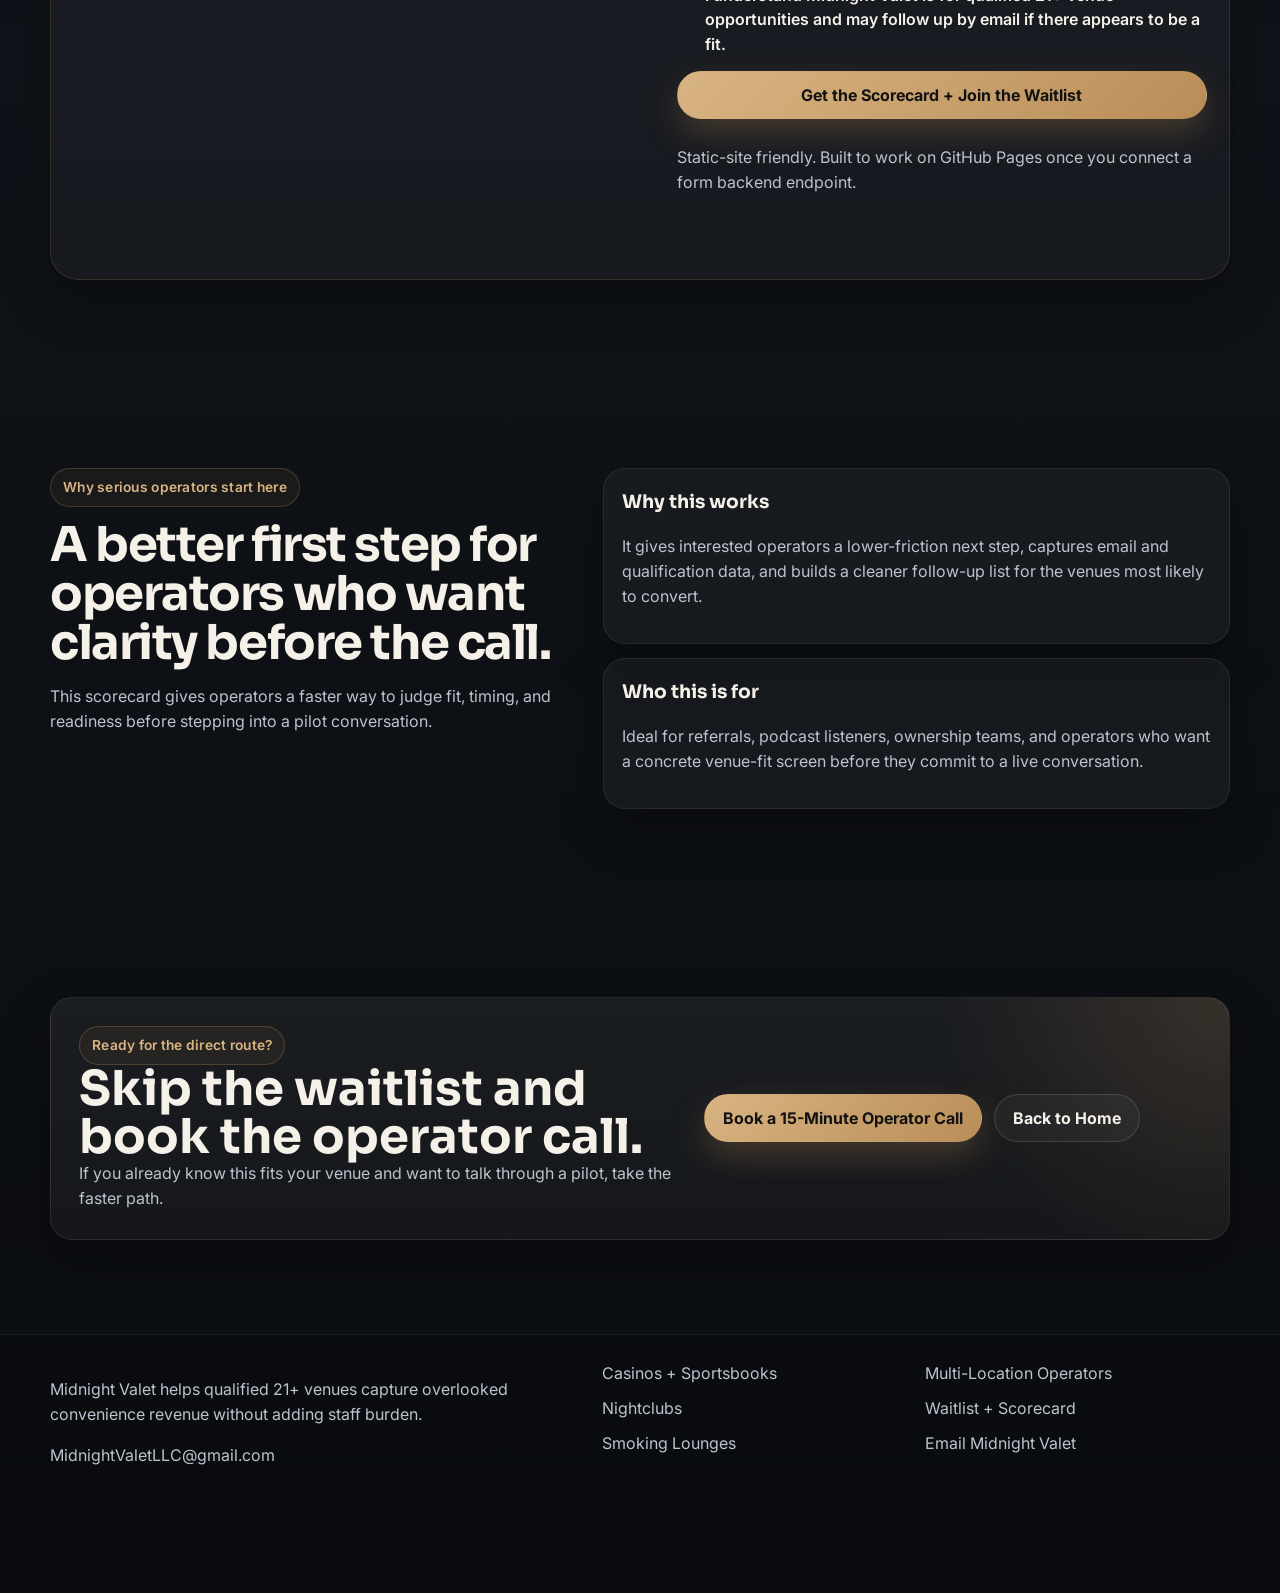
<file: waitlist.html>
<!doctype html>
<html lang="en">
<head>
  <meta charset="utf-8">
  <meta name="viewport" content="width=device-width, initial-scale=1">
  <script>document.documentElement.classList.add("js");</script>
  <title>Midnight Valet Waitlist | 21+ Venue Pilot Scorecard</title>
  <meta name="description" content="Join the Midnight Valet waitlist and get the 21+ Venue Pilot Scorecard for qualified casinos, sportsbooks, nightclubs, lounges, and venue groups.">
  <meta name="theme-color" content="#0b0d10">
  <link rel="preconnect" href="https://fonts.googleapis.com">
  <link rel="preconnect" href="https://fonts.gstatic.com" crossorigin>
  <link href="https://fonts.googleapis.com/css2?family=Inter:wght@400;500;600;700;800&family=Sora:wght@600;700;800&display=swap" rel="stylesheet">
  <link rel="stylesheet" href="styles.css">
  <link rel="canonical" href="https://midnightvalet.com/waitlist.html">
  <link rel="manifest" href="site.webmanifest">
  <link rel="icon" type="image/png" href="assets/favicon.png">
  <meta property="og:image" content="https://midnightvalet.com/assets/midnight-valet-logo.png">
  <script type="application/ld+json">{
    "@context":"https://schema.org",
    "@type":"WebPage",
    "name":"Midnight Valet Waitlist",
    "description":"Join the waitlist and request the 21+ Venue Pilot Scorecard.",
    "url":"https://midnightvalet.com/waitlist.html"
  }</script>
</head>
<body class="theme-home">
  <a class="skip-link" href="#main">Skip to content</a>
  <header class="site-header">
    <div class="header-shell">
      <a href="index.html" class="brand-lockup" aria-label="Midnight Valet home">
        <span class="brand-mark" aria-hidden="true"></span>
        <span><span class="brand-name">Midnight Valet</span><br><span class="brand-tag">Premium convenience systems for 21+ venues</span></span>
      </a>
      <nav class="desktop-nav" aria-label="Primary">
        <a href="index.html" data-nav-link>Home</a>
        <a href="casinos-sportsbooks.html" data-nav-link>Casinos</a>
        <a href="nightclubs.html" data-nav-link>Nightclubs</a>
        <a href="lounges.html" data-nav-link>Lounges</a>
        <a href="operators.html" data-nav-link>Operators</a>
        <a href="waitlist.html" data-nav-link>Waitlist</a>
      </nav>
      <div class="header-actions">
        <a class="btn btn-primary hidden-mobile" href="#waitlist-form">Get the Scorecard</a>
        <button class="nav-toggle" aria-label="Toggle navigation" aria-expanded="false" data-nav-toggle>
          <svg viewBox="0 0 24 24" fill="none" stroke="currentColor" stroke-width="1.8" stroke-linecap="round"><path d="M4 7h16M4 12h16M4 17h16"/></svg>
        </button>
      </div>
    </div>
    <nav class="site-nav" aria-label="Mobile" data-mobile-nav>
      <a href="index.html" data-nav-link>Home</a>
      <a href="casinos-sportsbooks.html" data-nav-link>Casinos + Sportsbooks</a>
      <a href="nightclubs.html" data-nav-link>Nightclubs</a>
      <a href="lounges.html" data-nav-link>Smoking Lounges</a>
      <a href="operators.html" data-nav-link>Multi-Location Operators</a>
      <a href="waitlist.html" data-nav-link>Waitlist + Scorecard</a>
      <a href="#waitlist-form">Get the Scorecard</a>
    </nav>
  </header>
  <main id="main">
    <section class="page-hero">
      <div class="container page-hero-shell">
        <div class="reveal">
          <div class="page-breadcrumbs"><a href="index.html">Home</a> / Waitlist</div>
          <span class="eyebrow">Low-friction next step for qualified operators</span>
          <h1>Get the 21+ Venue Pilot Scorecard and join the priority waitlist.</h1>
          <p class="lead">If the idea is interesting but you are not ready for a live operator call, this is the right next move. Join the waitlist, get the venue-fit scorecard, and see whether your property actually qualifies for a premium pilot.</p>
          <div class="badge-row">
            <span class="badge">Venue-fit scorecard</span>
            <span class="badge">Pilot-readiness checklist</span>
            <span class="badge">Priority launch updates</span>
          </div>
        </div>
        <div class="card reveal">
          <h3>What you get</h3>
          <ul class="check-list">
            <li>The 7-factor 21+ Venue Pilot Scorecard</li>
            <li>A cleaner way to evaluate demand, fit, and rollout timing</li>
            <li>Priority notice when new pilot slots open</li>
            <li>A softer entry point than a sales call if you are still evaluating</li>
          </ul>
          <p class="form-note">Best for owners, GMs, venue groups, operators, and serious evaluators who want clarity before they book a call.</p>
        </div>
      </div>
    </section>

    <section class="section section-tight">
      <div class="container">
        <div class="form-shell reveal">
          <div>
            <span class="eyebrow">Waitlist + scorecard request</span>
            <h2>Request access</h2>
            <p>Tell us what kind of venue or opportunity you are exploring. We will use this to prioritize the right conversations and send the scorecard to the right people.</p>
          </div>
          <form id="waitlist-form" class="waitlist-form" action="https://formspree.io/f/REPLACE_WITH_YOUR_FORM_ID" method="POST" data-waitlist-form>
            <input type="hidden" name="_subject" value="Midnight Valet Waitlist Request">
            <input type="hidden" name="Form" value="Waitlist + Venue Pilot Scorecard">
            <input type="text" name="_gotcha" tabindex="-1" autocomplete="off" class="hp-field" aria-hidden="true">

            <div class="field-grid two">
              <label>
                <span>Full name</span>
                <input type="text" name="full_name" required>
              </label>
              <label>
                <span>Work email</span>
                <input type="email" name="email" required>
              </label>
            </div>

            <div class="field-grid two">
              <label>
                <span>Role</span>
                <select name="role" required>
                  <option value="">Select one</option>
                  <option>Owner / Founder</option>
                  <option>General Manager</option>
                  <option>Operations Leader</option>
                  <option>Venue Group / Corporate</option>
                  <option>Operator / Prospective Operator</option>
                  <option>Investor / Advisor</option>
                  <option>Other</option>
                </select>
              </label>
              <label>
                <span>Venue or company</span>
                <input type="text" name="company" required>
              </label>
            </div>

            <div class="field-grid two">
              <label>
                <span>Venue type</span>
                <select name="venue_type" required>
                  <option value="">Select one</option>
                  <option>Casino / Sportsbook</option>
                  <option>Nightclub / Late-Night Venue</option>
                  <option>Premium Smoking Lounge</option>
                  <option>Multi-Location Group</option>
                  <option>Still evaluating</option>
                </select>
              </label>
              <label>
                <span>How many locations?</span>
                <select name="locations" required>
                  <option value="">Select one</option>
                  <option>1</option>
                  <option>2–5</option>
                  <option>6–20</option>
                  <option>20+</option>
                  <option>Not operating yet</option>
                </select>
              </label>
            </div>

            <div class="field-grid two">
              <label>
                <span>City / State</span>
                <input type="text" name="location">
              </label>
              <label>
                <span>Timeline</span>
                <select name="timeline">
                  <option value="">Select one</option>
                  <option>Ready in 30 days</option>
                  <option>60–90 days</option>
                  <option>3–6 months</option>
                  <option>Just researching</option>
                </select>
              </label>
            </div>

            <label>
              <span>What is the main friction, missed opportunity, or question you want clarity on?</span>
              <textarea name="priority" rows="5" required></textarea>
            </label>

            <label class="checkbox-row">
              <input type="checkbox" name="consent" required>
              <span>I understand Midnight Valet is for qualified 21+ venue opportunities and may follow up by email if there appears to be a fit.</span>
            </label>

            <div class="form-actions">
              <button class="btn btn-primary" type="submit">Get the Scorecard + Join the Waitlist</button>
              <p class="form-note">Static-site friendly. Built to work on GitHub Pages once you connect a form backend endpoint.</p>
            </div>
            <p class="form-status" data-form-status aria-live="polite"></p>
          </form>
        </div>
      </div>
    </section>

    <section class="section section-tight">
      <div class="container section-split alt">
        <div class="section-head reveal">
          <span class="eyebrow">Why serious operators start here</span>
          <h2>A better first step for operators who want clarity before the call.</h2>
          <p>This scorecard gives operators a faster way to judge fit, timing, and readiness before stepping into a pilot conversation.</p>
        </div>
        <div class="cards">
          <article class="card reveal"><h3>Why this works</h3><p>It gives interested operators a lower-friction next step, captures email and qualification data, and builds a cleaner follow-up list for the venues most likely to convert.</p></article>
          <article class="card reveal"><h3>Who this is for</h3><p>Ideal for referrals, podcast listeners, ownership teams, and operators who want a concrete venue-fit screen before they commit to a live conversation.</p></article>
        </div>
      </div>
    </section>

    <section class="section cta-section">
      <div class="container">
        <div class="cta-panel reveal">
          <div>
            <span class="eyebrow">Ready for the direct route?</span>
            <h2>Skip the waitlist and book the operator call.</h2>
            <p>If you already know this fits your venue and want to talk through a pilot, take the faster path.</p>
          </div>
          <div class="cta-actions">
            <a class="btn btn-primary" href="operator-call.html">Book a 15-Minute Operator Call</a>
            <a class="btn btn-secondary" href="index.html">Back to Home</a>
          </div>
        </div>
      </div>
    </section>
  </main>
  <footer class="site-footer">
    <div class="container footer-grid">
      <div>
        <p>Midnight Valet helps qualified 21+ venues capture overlooked convenience revenue without adding staff burden.</p>
        <p><a href="mailto:MidnightValetLLC@gmail.com">MidnightValetLLC@gmail.com</a></p>
      </div>
      <div>
        <ul>
          <li><a href="casinos-sportsbooks.html">Casinos + Sportsbooks</a></li>
          <li><a href="nightclubs.html">Nightclubs</a></li>
          <li><a href="lounges.html">Smoking Lounges</a></li>
        </ul>
      </div>
      <div>
        <ul>
          <li><a href="operators.html">Multi-Location Operators</a></li>
          <li><a href="waitlist.html">Waitlist + Scorecard</a></li>
          <li><a href="mailto:MidnightValetLLC@gmail.com">Email Midnight Valet</a></li>
        </ul>
      </div>
    </div>
  </footer>
  <div class="sticky-cta">
    <a class="btn btn-secondary" href="waitlist.html">Get the Scorecard</a>
    <a class="btn btn-primary" href="operator-call.html">Book Operator Call</a>
  </div>
  <script src="script.js"></script>
</body>
</html>
</file>
<file: styles.css>
:root {
  --bg: #0b0d10;
  --bg-soft: #12161d;
  --panel: rgba(255,255,255,0.06);
  --panel-strong: rgba(255,255,255,0.1);
  --text: #f5f1e8;
  --muted: #bcc3cf;
  --line: rgba(255,255,255,0.12);
  --gold: #b98d57;
  --gold-soft: #d8b482;
  --ember: #c56f49;
  --success: #4fd28c;
  --shadow: 0 20px 50px rgba(0,0,0,.28);
  --radius-lg: 24px;
  --radius-md: 18px;
  --radius-sm: 12px;
  --max: 1180px;
  --font-head: "Sora", system-ui, sans-serif;
  --font-body: "Inter", system-ui, sans-serif;
}

* { box-sizing: border-box; }
html { scroll-behavior: smooth; }
body {
  margin: 0;
  font-family: var(--font-body);
  background:
    radial-gradient(circle at top left, var(--theme-glow-1, rgba(185,141,87,.16)), transparent 34%),
    radial-gradient(circle at top right, var(--theme-glow-2, rgba(197,111,73,.1)), transparent 24%),
    linear-gradient(180deg, #0a0c10 0%, #0f1218 52%, #0b0d10 100%);
  color: var(--text);
  line-height: 1.55;
  text-rendering: optimizeLegibility;
}
.theme-home { --theme-glow-1: rgba(185,141,87,.16); --theme-glow-2: rgba(197,111,73,.10); }
.theme-casino { --theme-glow-1: rgba(185,141,87,.22); --theme-glow-2: rgba(106,39,17,.14); }
.theme-nightlife { --theme-glow-1: rgba(132,66,135,.16); --theme-glow-2: rgba(197,111,73,.18); }
.theme-lounge { --theme-glow-1: rgba(185,141,87,.18); --theme-glow-2: rgba(93,126,96,.12); }
.theme-operators { --theme-glow-1: rgba(122,150,186,.16); --theme-glow-2: rgba(185,141,87,.12); }
img { max-width: 100%; display: block; }
a { color: inherit; text-decoration: none; }
button { font: inherit; }

.skip-link {
  position: absolute;
  left: -9999px;
  top: auto;
}
.skip-link:focus {
  left: 16px;
  top: 16px;
  background: var(--gold);
  color: #111;
  padding: 8px 14px;
  border-radius: 999px;
  z-index: 999;
}

.site-header {
  position: sticky;
  top: 0;
  z-index: 60;
  backdrop-filter: blur(16px);
  background: rgba(9,11,15,.68);
  border-bottom: 1px solid rgba(255,255,255,.06);
}
.header-shell {
  max-width: var(--max);
  margin: 0 auto;
  padding: 14px 18px;
  display: flex;
  align-items: center;
  justify-content: space-between;
  gap: 12px;
}
.brand-lockup {
  display: flex;
  align-items: center;
  gap: 12px;
}
.brand-mark {
  width: 56px;
  height: 56px;
  background: url('assets/midnight-valet-crest.png') center/contain no-repeat;
  filter: drop-shadow(0 12px 26px rgba(185,141,87,.22));
  flex: 0 0 56px;
}
.brand-mark::before { display:none; }
.brand-name {
  font-family: var(--font-head);
  font-size: 1rem;
  font-weight: 700;
  letter-spacing: .03em;
}
.brand-tag {
  color: var(--muted);
  font-size: .8rem;
}
.hero-logo {
  width: min(100%, 380px);
  margin-inline: auto;
  filter: drop-shadow(0 24px 44px rgba(185,141,87,.20));
}
.brand-stage {
  width: min(100%, 430px);
  border-radius: 34px;
  border: 1px solid rgba(255,255,255,.08);
  background:
    radial-gradient(circle at top center, rgba(185,141,87,.18), transparent 26%),
    linear-gradient(180deg, rgba(22,26,33,.96), rgba(11,13,17,.98));
  padding: 24px;
  box-shadow: 0 24px 60px rgba(0,0,0,.42);
}
.brand-stage-copy { margin-top: 12px; }
.hero-visual-head {
  font-family: var(--font-head);
  font-size: 1.65rem;
  line-height: 1.02;
  margin: 16px 0 10px;
  letter-spacing: -.03em;
}
.hero-visual-copy {
  color: var(--muted);
  margin: 0 0 14px;
}
.proof-stack {
  display: grid;
  gap: 10px;
  margin: 18px 0;
}
.proof-pill {
  border: 1px solid rgba(255,255,255,.08);
  border-radius: 18px;
  padding: 14px;
  background: rgba(255,255,255,.04);
}
.proof-pill strong { display:block; margin-bottom: 4px; }
.proof-pill span { color: var(--muted); font-size:.92rem; }
.header-actions {
  display: flex;
  align-items: center;
  gap: 10px;
}
.nav-toggle {
  width: 44px;
  height: 44px;
  border: 1px solid var(--line);
  border-radius: 14px;
  background: rgba(255,255,255,.03);
  color: var(--text);
  display: grid;
  place-items: center;
}
.nav-toggle svg { width: 22px; height: 22px; }
.site-nav {
  position: fixed;
  inset: 74px 14px auto 14px;
  display: none;
  flex-direction: column;
  gap: 8px;
  padding: 14px;
  background: rgba(18,22,29,.96);
  border: 1px solid var(--line);
  border-radius: 20px;
  box-shadow: var(--shadow);
}
.site-nav.open { display: flex; }
.site-nav a {
  padding: 13px 14px;
  border-radius: 14px;
  color: var(--muted);
}
.site-nav a:hover,
.site-nav a:focus-visible,
.site-nav a.active {
  background: rgba(255,255,255,.06);
  color: var(--text);
}
.desktop-nav { display: none; }

.btn {
  display: inline-flex;
  align-items: center;
  justify-content: center;
  gap: 10px;
  min-height: 48px;
  padding: 14px 18px;
  border-radius: 999px;
  border: 1px solid transparent;
  font-weight: 700;
  line-height: 1;
  transition: transform .2s ease, background .2s ease, border-color .2s ease;
}
.btn:hover { transform: translateY(-1px); }
.btn-primary {
  color: #121212;
  background: linear-gradient(135deg, var(--gold-soft), var(--gold));
  box-shadow: 0 14px 34px rgba(185,141,87,.28);
}
.btn-secondary {
  color: var(--text);
  border-color: var(--line);
  background: rgba(255,255,255,.04);
}
.btn-inline { padding: 12px 16px; min-height: 44px; }

.container {
  width: min(calc(100% - 32px), var(--max));
  margin: 0 auto;
}
.section {
  padding: 72px 0;
}
.section-tight { padding: 56px 0; }
.eyebrow {
  display: inline-flex;
  align-items: center;
  gap: 10px;
  border: 1px solid rgba(185,141,87,.28);
  border-radius: 999px;
  padding: 8px 12px;
  color: var(--gold-soft);
  background: rgba(185,141,87,.08);
  font-weight: 600;
  letter-spacing: .02em;
  font-size: .86rem;
}
.hero {
  padding: 40px 0 42px;
}
.hero-grid {
  display: grid;
  gap: 22px;
}
.hero-copy,
.hero-visual,
.page-hero-shell > .reveal,
.page-hero-shell > .case-box {
  background: linear-gradient(180deg, rgba(255,255,255,.04), rgba(255,255,255,.03));
  border: 1px solid rgba(255,255,255,.07);
  border-radius: 30px;
  padding: 22px;
  box-shadow: var(--shadow);
}
.page-hero-shell > .reveal {
  position: relative;
  overflow: hidden;
}
.page-hero-shell > .reveal::after {
  content:"";
  position:absolute;
  inset:auto -12% -40px auto;
  width:220px; height:220px;
  background: radial-gradient(circle, rgba(185,141,87,.16), transparent 68%);
  pointer-events:none;
}
.theme-nightlife .page-hero-shell > .reveal::after { background: radial-gradient(circle, rgba(132,66,135,.20), transparent 68%); }
.theme-lounge .page-hero-shell > .reveal::after { background: radial-gradient(circle, rgba(93,126,96,.18), transparent 68%); }
.theme-operators .page-hero-shell > .reveal::after { background: radial-gradient(circle, rgba(122,150,186,.18), transparent 68%); }
.hero-copy h1,
.page-hero h1 {
  font-family: var(--font-head);
  font-size: clamp(2.1rem, 6vw, 4.25rem);
  line-height: .96;
  letter-spacing: -.04em;
  margin: 16px 0 14px;
}
.hero-copy p,
.page-hero p.lead {
  font-size: clamp(1rem, 2.6vw, 1.2rem);
  color: #d4dae3;
  max-width: 38rem;
}
.hero-actions {
  display: flex;
  flex-direction: column;
  gap: 12px;
  margin: 24px 0 10px;
}
.micro-proof {
  display: grid;
  grid-template-columns: repeat(2, minmax(0,1fr));
  gap: 10px;
  margin-top: 18px;
}
.micro-proof div,
.metric,
.stat {
  padding: 12px 13px;
  border-radius: 16px;
  background: rgba(255,255,255,.04);
  border: 1px solid rgba(255,255,255,.08);
  color: var(--muted);
  font-size: .92rem;
}
.hero-visual {
  position: relative;
  overflow: hidden;
  min-height: 0;
}
.glow {
  position: absolute;
  inset: auto -8% 14% auto;
  width: 240px;
  height: 240px;
  background: radial-gradient(circle, rgba(185,141,87,.2), transparent 68%);
  filter: blur(8px);
}
.mock-stage {
  position: relative;
  height: 100%;
  display: grid;
  place-items: center;
}
.machine {
  width: min(100%, 360px);
  border-radius: 34px;
  border: 1px solid rgba(255,255,255,.1);
  background: linear-gradient(180deg, rgba(26,31,40,.92), rgba(11,13,17,.96));
  padding: 14px;
  box-shadow: 0 24px 60px rgba(0,0,0,.42);
}
.machine-top {
  display: flex;
  align-items: center;
  justify-content: space-between;
  padding: 8px 10px 14px;
  color: var(--muted);
  font-size: .88rem;
}
.machine-screen {
  border-radius: 24px;
  padding: 18px;
  min-height: 430px;
  background:
    radial-gradient(circle at top right, rgba(185,141,87,.22), transparent 28%),
    linear-gradient(180deg, #151a22 0%, #0f1319 100%);
  border: 1px solid rgba(255,255,255,.07);
}
.ui-chip {
  display: inline-flex;
  align-items: center;
  gap: 8px;
  padding: 8px 10px;
  border-radius: 999px;
  border: 1px solid rgba(255,255,255,.08);
  background: rgba(255,255,255,.04);
  color: var(--gold-soft);
  font-size: .82rem;
}
.ui-grid {
  display: grid;
  grid-template-columns: repeat(2, minmax(0,1fr));
  gap: 12px;
  margin: 18px 0;
}
.product-card {
  border: 1px solid rgba(255,255,255,.08);
  border-radius: 18px;
  padding: 14px;
  background: rgba(255,255,255,.04);
}
.product-card strong { display: block; margin-bottom: 6px; }
.product-card span { color: var(--muted); font-size: .9rem; }
.mock-cta {
  margin-top: 16px;
  border-radius: 16px;
  background: linear-gradient(135deg, var(--gold-soft), var(--gold));
  color: #111;
  padding: 14px 16px;
  text-align: center;
  font-weight: 800;
}
.section-head {
  max-width: 720px;
  margin-bottom: 28px;
}
.section-head h2 {
  font-family: var(--font-head);
  font-size: clamp(1.7rem, 4.4vw, 3rem);
  line-height: 1.02;
  margin: 14px 0;
  letter-spacing: -.03em;
}
.section-head p { color: var(--muted); }
.cards,
.tiles,
.steps,
.kicker-grid,
.faq-grid,
.kpi-grid {
  display: grid;
  gap: 14px;
}
.cards.three,
.tiles.three { grid-template-columns: 1fr; }
.card,
.tile,
.step,
.kicker,
.metric,
.faq-item,
.case-box,
.cta-panel,
.quote,
.story-card {
  border: 1px solid rgba(255,255,255,.08);
  border-radius: 22px;
  padding: 18px;
  background: rgba(255,255,255,.04);
  box-shadow: var(--shadow);
}
.card h3,
.tile h3,
.step h3,
.kicker h3,
.story-card h3,
.case-box h3 { margin-top: 0; font-family: var(--font-head); }
.card p,
.tile p,
.step p,
.kicker p,
.story-card p,
.case-box p,
.quote p { color: var(--muted); }
.icon {
  width: 42px;
  height: 42px;
  border-radius: 14px;
  display: grid;
  place-items: center;
  color: var(--gold-soft);
  background: rgba(185,141,87,.12);
  border: 1px solid rgba(185,141,87,.24);
  margin-bottom: 14px;
}
.section-split {
  display: grid;
  gap: 18px;
}
.metric strong,
.stat strong {
  display: block;
  color: var(--text);
  font-size: 1.55rem;
  margin-bottom: 6px;
}
.check-list,
.dot-list {
  padding: 0;
  margin: 0;
  list-style: none;
  display: grid;
  gap: 12px;
}
.check-list li,
.dot-list li {
  display: flex;
  align-items: flex-start;
  gap: 10px;
  color: #d5dbe4;
}
.check-list li::before {
  content: "✓";
  width: 24px;
  height: 24px;
  border-radius: 999px;
  display: inline-grid;
  place-items: center;
  flex: 0 0 24px;
  background: rgba(79,210,140,.12);
  color: var(--success);
  font-weight: 800;
  margin-top: 1px;
}
.dot-list li::before {
  content: "•";
  color: var(--gold-soft);
  margin-top: 1px;
}
.offer-shell {
  border: 1px solid rgba(185,141,87,.22);
  background:
    radial-gradient(circle at top left, rgba(185,141,87,.1), transparent 30%),
    rgba(255,255,255,.04);
  border-radius: 28px;
  padding: 22px;
}
.offer-grid {
  display: grid;
  gap: 16px;
}
.offer-stack {
  display: grid;
  gap: 12px;
}
.price-chip {
  display: inline-flex;
  align-items: center;
  gap: 8px;
  padding: 9px 12px;
  border-radius: 999px;
  background: rgba(255,255,255,.05);
  border: 1px solid rgba(255,255,255,.08);
  color: var(--muted);
}
.kpi-grid { grid-template-columns: repeat(2,minmax(0,1fr)); }
.accordion {
  display: grid;
  gap: 12px;
}
.faq-item button {
  width: 100%;
  display: flex;
  justify-content: space-between;
  align-items: center;
  gap: 12px;
  background: transparent;
  border: 0;
  color: var(--text);
  text-align: left;
  padding: 0;
  font-weight: 700;
}
.faq-item .faq-answer {
  max-height: 0;
  overflow: hidden;
  transition: max-height .25s ease;
  color: var(--muted);
}
.faq-item.active .faq-answer { max-height: 180px; padding-top: 14px; }
.faq-item .plus {
  width: 32px;
  height: 32px;
  border-radius: 999px;
  display: grid;
  place-items: center;
  border: 1px solid var(--line);
  flex: 0 0 32px;
}
.segment-links {
  display: grid;
  gap: 14px;
}
.segment-links .tile { position: relative; overflow: hidden; }
.segment-links .tile::after {
  content: "";
  position: absolute;
  inset: auto -14% -40px auto;
  width: 180px;
  height: 180px;
  background: radial-gradient(circle, rgba(185,141,87,.12), transparent 68%);
}
.segment-links a.cta-link,
.text-link {
  color: var(--gold-soft);
  font-weight: 700;
}
.compliance-box {
  border-left: 3px solid var(--gold);
  padding-left: 14px;
}
.cta-section { padding-bottom: 100px; }
.cta-panel {
  background:
    radial-gradient(circle at top right, rgba(185,141,87,.18), transparent 24%),
    linear-gradient(180deg, rgba(255,255,255,.06), rgba(255,255,255,.04));
  display: grid;
  gap: 18px;
}
.cta-panel h2 { margin: 0; font-family: var(--font-head); font-size: clamp(1.9rem, 4vw, 3rem); line-height: 1; }
.cta-panel p { margin: 0; color: var(--muted); }
.cta-actions {
  display: flex;
  flex-direction: column;
  gap: 12px;
}
.site-footer {
  padding: 26px 0 110px;
  border-top: 1px solid rgba(255,255,255,.08);
  background: rgba(0,0,0,.14);
}
.footer-grid {
  display: grid;
  gap: 18px;
}
.footer-grid p,
.footer-grid li,
.footer-grid a { color: var(--muted); }
.footer-grid ul {
  list-style: none;
  padding: 0;
  margin: 0;
  display: grid;
  gap: 10px;
}
.sticky-cta {
  position: fixed;
  left: 12px;
  right: 12px;
  bottom: 12px;
  z-index: 55;
  display: flex;
  gap: 10px;
  padding: 10px;
  border-radius: 18px;
  border: 1px solid rgba(255,255,255,.08);
  background: rgba(9,11,15,.86);
  backdrop-filter: blur(16px);
  box-shadow: var(--shadow);
}
.sticky-cta .btn { flex: 1; }
.hidden-mobile { display: none; }
.page-hero {
  padding: 34px 0 18px;
}
.page-hero-shell {
  display: grid;
  gap: 18px;
}
.page-breadcrumbs {
  color: var(--muted);
  font-size: .92rem;
}
.page-breadcrumbs a { color: var(--muted); }
.hero-caption {
  color: var(--muted);
  font-size: .9rem;
  margin-top: 10px;
}
.badge-row {
  display: flex;
  flex-wrap: wrap;
  gap: 10px;
}
.badge {
  border-radius: 999px;
  padding: 8px 12px;
  border: 1px solid rgba(255,255,255,.08);
  background: rgba(255,255,255,.04);
  color: var(--muted);
}
.reveal, .js .reveal, .js .reveal.is-visible, .hero .reveal, .page-hero .reveal, .cta-panel.reveal, .js .hero .reveal, .js .page-hero .reveal, .js .cta-panel.reveal { opacity: 1 !important; transform: none !important; transition: none !important; }

@media (min-width: 760px) {
  .header-shell { padding: 18px 22px; }
  .nav-toggle, .site-nav { display: none; }
  .desktop-nav {
    display: flex;
    align-items: center;
    gap: 10px;
  }
  .desktop-nav a {
    padding: 10px 12px;
    border-radius: 999px;
    color: var(--muted);
  }
  .desktop-nav a:hover,
  .desktop-nav a:focus-visible,
  .desktop-nav a.active {
    color: var(--text);
    background: rgba(255,255,255,.05);
  }
  .hero { padding: 52px 0 56px; }
  .hero-grid { grid-template-columns: 1.08fr .92fr; align-items: stretch; }
  .hero-copy, .hero-visual { padding: 30px; }
  .hero-actions,
  .cta-actions { flex-direction: row; flex-wrap: wrap; }
  .cards.three,
  .tiles.three,
  .steps,
  .segment-links,
  .footer-grid,
  .page-hero-shell,
  .offer-grid,
  .section-split,
  .kicker-grid,
  .faq-grid {
    grid-template-columns: repeat(2, minmax(0,1fr));
  }
  .cards.three { grid-template-columns: repeat(3, minmax(0,1fr)); }
  .segment-links { grid-template-columns: repeat(4, minmax(0,1fr)); }
  .offer-grid { grid-template-columns: 1.05fr .95fr; align-items: start; }
  .kicker-grid { grid-template-columns: repeat(3, minmax(0,1fr)); }
  .faq-grid { grid-template-columns: 1.1fr .9fr; }
  .cta-panel { grid-template-columns: 1.1fr .9fr; align-items: center; padding: 28px; }
  .sticky-cta { width: min(780px, calc(100% - 28px)); margin: 0 auto; }
}

@media (min-width: 1040px) {
  .section { padding: 94px 0; }
  .hero-copy, .hero-visual { padding: 34px; }
  .section-head { margin-bottom: 34px; }
  .footer-grid { grid-template-columns: 1.4fr .8fr .8fr; }
  .page-hero-shell { grid-template-columns: 1.05fr .95fr; align-items: center; }
  .section-split.alt { grid-template-columns: .92fr 1.08fr; }
}

@media (prefers-reduced-motion: reduce) {
  html { scroll-behavior: auto; }
  .reveal, .btn, .faq-item .faq-answer { transition: none; }
}


.leadmagnet-panel,
.form-shell,
.scorecard-shell {
  border: 1px solid rgba(185,141,87,.18);
  border-radius: 28px;
  padding: 22px;
  background: linear-gradient(180deg, rgba(255,255,255,.05), rgba(255,255,255,.035));
  box-shadow: var(--shadow);
}
.leadmagnet-panel,
.form-shell {
  display: grid;
  gap: 18px;
}
.leadmagnet-actions { display: grid; gap: 12px; align-content: center; }
.field-grid { display: grid; gap: 14px; }
.waitlist-form { display: grid; gap: 14px; }
.waitlist-form label { display: grid; gap: 8px; color: var(--text); font-weight: 600; }
.waitlist-form input,
.waitlist-form select,
.waitlist-form textarea {
  width: 100%;
  border-radius: 14px;
  border: 1px solid rgba(255,255,255,.12);
  background: rgba(255,255,255,.04);
  color: var(--text);
  padding: 14px 14px;
  font: inherit;
}
.waitlist-form textarea { min-height: 132px; resize: vertical; }
.waitlist-form input:focus,
.waitlist-form select:focus,
.waitlist-form textarea:focus {
  outline: 2px solid rgba(185,141,87,.3);
  border-color: rgba(185,141,87,.42);
}
.waitlist-form option { color: #111; }
.checkbox-row { grid-template-columns: 20px 1fr; align-items: start; }
.checkbox-row input { margin-top: 2px; }
.form-actions { display: grid; gap: 10px; }
.form-note,
.form-status { color: var(--muted); }
.form-status.is-success { color: var(--success); }
.form-status.is-error { color: #ffb2a4; }
.form-status a { color: var(--gold-soft); text-decoration: underline; }
.hp-field { position: absolute !important; left: -9999px !important; opacity: 0 !important; pointer-events: none !important; }
@media (min-width: 760px) {
  .leadmagnet-panel,
  .form-shell { grid-template-columns: 1.05fr .95fr; align-items: start; }
  .field-grid.two { grid-template-columns: repeat(2, minmax(0,1fr)); }
}


.theme-casino .eyebrow, .theme-casino .ui-chip { color: #e5c18f; background: rgba(185,141,87,.12); border-color: rgba(185,141,87,.28); }
.theme-nightlife .eyebrow, .theme-nightlife .ui-chip { color: #d8b0e5; background: rgba(132,66,135,.12); border-color: rgba(132,66,135,.28); }
.theme-lounge .eyebrow, .theme-lounge .ui-chip { color: #d2c095; background: rgba(110,133,93,.12); border-color: rgba(110,133,93,.28); }
.theme-operators .eyebrow, .theme-operators .ui-chip { color: #b8d2eb; background: rgba(122,150,186,.12); border-color: rgba(122,150,186,.28); }

.theme-casino .btn-primary { background: linear-gradient(135deg, #f0c892, #b98d57); }
.theme-nightlife .btn-primary { background: linear-gradient(135deg, #ddb4ef, #9d5cc1); color:#120d16; }
.theme-lounge .btn-primary { background: linear-gradient(135deg, #e4cf98, #8f7a4b); color:#16140f; }
.theme-operators .btn-primary { background: linear-gradient(135deg, #c2d6eb, #7ea2c5); color:#101720; }

.tile:hover, .card:hover, .kicker:hover, .case-box:hover {
  transform: translateY(-2px);
  transition: transform .2s ease, border-color .2s ease, background .2s ease;
  border-color: rgba(185,141,87,.22);
  background: rgba(255,255,255,.055);
}
.theme-nightlife .tile:hover, .theme-nightlife .card:hover, .theme-nightlife .kicker:hover, .theme-nightlife .case-box:hover {
  border-color: rgba(132,66,135,.28);
}
.theme-operators .tile:hover, .theme-operators .card:hover, .theme-operators .kicker:hover, .theme-operators .case-box:hover {
  border-color: rgba(122,150,186,.28);
}
.case-box {
  background: linear-gradient(180deg, rgba(255,255,255,.05), rgba(255,255,255,.035));
}
.case-box h3 { font-size: 1.1rem; }
.hero-caption { text-align:center; }
@media (min-width: 760px) {
  .brand-stage { padding: 28px; }
  .hero-visual-head { font-size: 1.85rem; }
}

.case-box {
  position: relative;
  overflow: hidden;
}
.case-box::after {
  content: "";
  position: absolute;
  right: -18px;
  bottom: -18px;
  width: 120px;
  height: 120px;
  background: url('assets/midnight-valet-crest.png') center/contain no-repeat;
  opacity: .08;
  pointer-events: none;
}
.page-hero .case-box,
.page-hero .reveal:first-child {
  min-height: 100%;
}
.page-hero h1 {
  text-wrap: balance;
}


/* visibility + fold fixes */
.section{scroll-margin-top:96px;}
.hero-grid,.page-hero-shell{align-items:start;}
.hero-copy,.hero-visual,.page-hero-shell>.reveal,.page-hero-shell>.case-box{min-height:0;}
.mock-stage{display:block;}
.brand-stage{margin-inline:auto;}
@media (min-width:760px){
  .hero{padding:36px 0 30px;}
  .page-hero{padding:28px 0 12px;}
  .hero-grid{grid-template-columns:1fr 1fr;gap:18px;}
  .hero-copy,.hero-visual{padding:24px;}
}
@media (min-width:1040px){
  .hero{padding:34px 0 24px;}
  .hero-copy,.hero-visual{padding:26px;}
}

/* Midnight Valet specialty vending refresh */
.mv-refresh {
  --mv-navy: #10131a;
  --mv-blue: #2a75bb;
  --mv-blue-deep: #173f86;
  --mv-yellow: #ffcb05;
  --mv-red: #e53935;
  --mv-text-dark: #172033;
  --mv-muted-dark: #5a6478;
}
.theme-specialty {
  background:
    radial-gradient(circle at 82% 12%, rgba(255, 203, 5, .18), transparent 24%),
    radial-gradient(circle at 14% 18%, rgba(42, 117, 187, .22), transparent 28%),
    linear-gradient(180deg, #10131a 0%, #151927 46%, #0b0d10 100%);
}
.theme-card-vending {
  background:
    radial-gradient(circle at 15% 10%, rgba(255, 203, 5, .34), transparent 24%),
    radial-gradient(circle at 84% 8%, rgba(229, 57, 53, .18), transparent 20%),
    linear-gradient(180deg, #f8fbff 0%, #fff7d7 38%, #eef5ff 76%, #10131a 100%);
  color: var(--mv-text-dark);
}
.mv-refresh .mv-header { background: rgba(12, 15, 22, .82); }
.mv-refresh .brand-tag { color: rgba(245, 241, 232, .74); }
.mv-refresh .desktop-nav a { color: rgba(245, 241, 232, .76); }
.mv-refresh .desktop-nav a:hover,
.mv-refresh .desktop-nav a:focus-visible,
.mv-refresh .desktop-nav a.active {
  color: #fff;
  background: rgba(255,255,255,.08);
}
.card-header .desktop-nav a,
.card-header .brand-name { color: #fff; }
.mv-refresh .btn-primary {
  background: linear-gradient(135deg, var(--mv-yellow), #ffd94d);
  color: #172033;
  box-shadow: 0 14px 34px rgba(255, 203, 5, .24);
}
.mv-refresh .btn-secondary {
  background: rgba(255,255,255,.08);
  border-color: rgba(255,255,255,.18);
}
.theme-card-vending .btn-secondary {
  color: var(--mv-blue-deep);
  background: #fff;
  border-color: rgba(42, 117, 187, .22);
}
.mv-hero,
.card-hero,
.upload-hero {
  padding: 54px 0 48px;
  overflow: hidden;
}
.mv-hero-grid,
.card-hero-grid,
.upload-grid,
.mv-pokemon-grid,
.showcase-grid,
.upload-form-grid,
.mv-split {
  display: grid;
  gap: 24px;
}
.mv-hero-copy,
.card-hero-grid > .reveal,
.upload-grid > .reveal:first-child {
  padding: 28px;
  border: 1px solid rgba(255,255,255,.08);
  border-radius: 8px;
  background: linear-gradient(180deg, rgba(255,255,255,.075), rgba(255,255,255,.035));
  box-shadow: var(--shadow);
}
.card-hero-grid > .reveal,
.upload-grid > .reveal:first-child {
  background: rgba(255,255,255,.72);
  border-color: rgba(42,117,187,.14);
  color: var(--mv-text-dark);
}
.mv-hero-copy h1,
.card-hero h1,
.upload-hero h1 {
  margin: 0 0 18px;
  font-family: "Fredoka", var(--font-head);
  font-size: clamp(3rem, 10vw, 6.8rem);
  line-height: .88;
  letter-spacing: 0;
}
.mv-hero-copy p,
.card-hero p,
.upload-hero p {
  max-width: 680px;
  color: rgba(245, 241, 232, .82);
  font-size: clamp(1.02rem, 2vw, 1.25rem);
}
.card-hero p,
.upload-hero p,
.theme-card-vending .section-head p,
.theme-card-vending .form-note { color: var(--mv-muted-dark); }
.mv-machine-stage,
.card-world {
  min-height: 520px;
  position: relative;
  display: grid;
  place-items: center;
}
.machine-photo {
  margin: 0;
  position: relative;
  z-index: 2;
  border: 7px solid #fff;
  border-radius: 8px;
  overflow: hidden;
  box-shadow: 0 30px 70px rgba(0,0,0,.42);
  background: #fff;
}
.machine-photo img {
  width: 100%;
  height: 100%;
  object-fit: cover;
}
.hero-machine-photo {
  width: min(390px, 78vw);
  aspect-ratio: 3 / 4.2;
  transform: rotate(-2deg);
}
.card-page-machine {
  width: min(410px, 80vw);
  aspect-ratio: 3 / 4.15;
}
.gallery-machine-photo {
  width: min(350px, 74vw);
  aspect-ratio: 3 / 4.12;
  margin-inline: auto;
}
.mv-card-burst,
.card-pack,
.gallery-card {
  border: 4px solid #fff;
  border-radius: 8px;
  box-shadow: 0 18px 30px rgba(23,32,51,.22);
}
.mv-card-burst {
  position: absolute;
  width: 130px;
  height: 180px;
  background: linear-gradient(135deg, #ffef8a, #ffcb05 40%, #2a75bb);
}
.mv-card-burst-a {
  top: 38px;
  left: 2%;
  transform: rotate(-16deg);
}
.mv-card-burst-b {
  right: 0;
  bottom: 76px;
  background: linear-gradient(135deg, #fff, #75b9ff 42%, #e53935);
  transform: rotate(14deg);
}
.mv-qr-card,
.qr-showcase,
.upload-ticket {
  border-radius: 8px;
  border: 1px solid rgba(23,32,51,.12);
  background: #fff;
  color: var(--mv-text-dark);
  box-shadow: 0 20px 42px rgba(23,32,51,.18);
}
.mv-qr-card {
  position: absolute;
  right: 4%;
  top: 34px;
  width: 170px;
  padding: 12px;
  z-index: 3;
  transform: rotate(5deg);
}
.mv-qr-card img,
.qr-showcase img {
  width: 100%;
  border-radius: 4px;
}
.mv-qr-card strong,
.qr-showcase strong {
  display: block;
  margin-top: 10px;
  font-family: "Fredoka", var(--font-head);
  line-height: 1.05;
}
.mv-proof-panel,
.mv-host-panel {
  padding: 28px;
  border-radius: 8px;
  background: #fff;
  color: var(--mv-text-dark);
  box-shadow: 0 18px 44px rgba(0,0,0,.16);
}
.mv-proof-panel p,
.mv-host-panel p { color: var(--mv-muted-dark); }
.mv-lane-grid {
  display: grid;
  gap: 16px;
}
.mv-lane-card {
  min-height: 320px;
  padding: 24px;
  border-radius: 8px;
  border: 1px solid rgba(255,255,255,.1);
  color: #fff;
  display: flex;
  flex-direction: column;
  justify-content: space-between;
  overflow: hidden;
  position: relative;
}
.mv-lane-card::after {
  content: "";
  position: absolute;
  inset: auto -28px -70px auto;
  width: 210px;
  height: 290px;
  border: 7px solid rgba(255,255,255,.62);
  border-radius: 8px;
  transform: rotate(17deg);
}
.lane-pokemon {
  background:
    radial-gradient(circle at 78% 18%, rgba(255,255,255,.36), transparent 20%),
    linear-gradient(135deg, var(--mv-blue), var(--mv-yellow));
  color: #172033;
}
.lane-plus { background: linear-gradient(135deg, #151821, #533063 48%, #b98d57); }
.lane-future { background: linear-gradient(135deg, #152130, #315b72 48%, #4fd28c); }
.lane-status {
  width: fit-content;
  padding: 7px 10px;
  border-radius: 999px;
  background: rgba(255,255,255,.2);
  font-weight: 800;
  font-size: .8rem;
}
.mv-lane-card h3 {
  margin: 52px 0 10px;
  max-width: 560px;
  font-family: "Fredoka", var(--font-head);
  font-size: clamp(2rem, 5vw, 3.7rem);
  line-height: .92;
}
.mv-lane-card p {
  max-width: 560px;
  font-weight: 600;
}
.mv-lane-card .cta-link {
  position: relative;
  z-index: 1;
  font-weight: 900;
}
.mv-pokemon-band {
  color: var(--mv-text-dark);
  background:
    linear-gradient(90deg, rgba(42,117,187,.1) 1px, transparent 1px),
    linear-gradient(180deg, #fffdf6, #eef5ff);
  background-size: 46px 46px, auto;
}
.mv-pokemon-band h2,
.card-hero h1,
.upload-hero h1,
.theme-card-vending h2 {
  font-family: "Fredoka", var(--font-head);
  letter-spacing: 0;
}
.mv-card-gallery {
  min-height: 440px;
  position: relative;
}
.gallery-card {
  position: absolute;
  right: 2%;
  bottom: 18px;
  width: 160px;
  aspect-ratio: 2.5 / 3.5;
  display: grid;
  align-items: end;
  padding: 16px;
  color: #172033;
  font-weight: 900;
  font-family: "Fredoka", var(--font-head);
  background: linear-gradient(135deg, #ffcb05, #fff4ad, #2a75bb);
  transform: rotate(10deg);
  z-index: 3;
}
.mv-host-panel {
  display: grid;
  gap: 20px;
  align-items: center;
}
.card-hero,
.upload-hero {
  background:
    radial-gradient(circle at 72% 12%, rgba(255,203,5,.45), transparent 22%),
    linear-gradient(180deg, #eef6ff, #fff7d7);
}
.card-pack {
  position: absolute;
  width: 148px;
  height: 210px;
  display: grid;
  place-items: center;
  padding: 12px;
  text-align: center;
  font-family: "Fredoka", var(--font-head);
  font-weight: 800;
  color: #172033;
}
.pack-a {
  left: 3%;
  top: 26px;
  background: linear-gradient(135deg, #ffcb05, #fff4a6);
  transform: rotate(-14deg);
}
.pack-b {
  right: 0;
  top: 74px;
  color: #fff;
  background: linear-gradient(135deg, #2a75bb, #173f86);
  transform: rotate(12deg);
}
.pack-c {
  left: 19%;
  bottom: 16px;
  background: linear-gradient(135deg, #fff, #ff8a86);
  transform: rotate(8deg);
}
.collector-steps {
  display: grid;
  gap: 14px;
}
.collector-step,
.submission-guide,
.mv-form {
  padding: 22px;
  border-radius: 8px;
  background: rgba(255,255,255,.84);
  border: 1px solid rgba(42,117,187,.16);
  box-shadow: 0 14px 34px rgba(23,32,51,.1);
}
.collector-step strong {
  display: grid;
  place-items: center;
  width: 42px;
  height: 42px;
  border-radius: 50%;
  background: var(--mv-yellow);
  color: var(--mv-blue-deep);
  font-family: "Fredoka", var(--font-head);
  font-size: 1.4rem;
}
.collector-step h3 {
  margin: 16px 0 8px;
  color: var(--mv-blue-deep);
}
.card-showcase {
  background: var(--mv-blue);
  color: #fff;
}
.card-showcase p { color: rgba(255,255,255,.84); }
.qr-showcase {
  max-width: 320px;
  padding: 22px;
  margin-inline: auto;
  text-align: center;
}
.qr-showcase span {
  display: block;
  color: var(--mv-muted-dark);
  font-size: .9rem;
  overflow-wrap: anywhere;
}
.card-host { border: 5px solid var(--mv-yellow); }
.upload-ticket {
  align-self: center;
  padding: 24px;
}
.upload-ticket strong {
  display: block;
  font-family: "Fredoka", var(--font-head);
  font-size: 1.8rem;
  line-height: 1;
  color: var(--mv-blue-deep);
}
.upload-ticket span {
  display: block;
  margin-top: 10px;
  color: var(--mv-muted-dark);
}
.mv-form {
  display: grid;
  gap: 16px;
}
.mv-form label {
  display: grid;
  gap: 7px;
  color: var(--mv-text-dark);
  font-weight: 800;
}
.mv-form input,
.mv-form textarea,
.mv-form select {
  width: 100%;
  border: 1px solid rgba(42,117,187,.24);
  border-radius: 8px;
  padding: 13px 14px;
  font: inherit;
  color: var(--mv-text-dark);
  background: #fff;
}
.form-intro {
  padding: 18px;
  border-radius: 8px;
  background: linear-gradient(135deg, rgba(255,203,5,.24), rgba(42,117,187,.12));
  border: 1px solid rgba(42,117,187,.14);
}
.form-intro h2 {
  margin: 0 0 8px;
  color: var(--mv-blue-deep);
}
.form-intro p {
  margin: 0;
  color: #334155;
}
.theme-card-vending .check-list li,
.mv-pokemon-band .check-list li,
.submission-guide .check-list li {
  color: #243247;
  font-weight: 700;
}
.theme-card-vending .form-note a,
.mv-form a,
.legal-shell a {
  color: var(--mv-blue-deep);
  font-weight: 800;
  text-decoration: underline;
}
.partner-flow {
  background:
    radial-gradient(circle at 12% 20%, rgba(255,203,5,.24), transparent 22%),
    linear-gradient(180deg, #ffffff, #edf6ff);
}
.testimonial-band {
  background: #10131a;
  color: #fff;
}
.testimonial-band .section-head p {
  color: rgba(255,255,255,.78);
}
.testimonial-grid {
  display: grid;
  gap: 16px;
}
.seed-testimonial {
  padding: 22px;
  border-radius: 8px;
  background: linear-gradient(180deg, rgba(255,255,255,.08), rgba(255,255,255,.04));
  border: 1px solid rgba(255,255,255,.12);
}
.seed-testimonial p {
  margin: 0 0 16px;
  color: rgba(255,255,255,.88);
  font-size: 1.05rem;
}
.seed-testimonial strong {
  color: var(--mv-yellow);
}
.request-hero {
  padding: 54px 0 30px;
  background:
    radial-gradient(circle at 72% 12%, rgba(255,203,5,.18), transparent 24%),
    linear-gradient(180deg, #10131a, #172033);
}
.request-grid {
  display: grid;
  gap: 24px;
  align-items: center;
}
.request-hero h1 {
  margin: 0 0 18px;
  font-family: "Fredoka", var(--font-head);
  font-size: clamp(3rem, 9vw, 6.2rem);
  line-height: .9;
  letter-spacing: 0;
}
.request-hero p {
  max-width: 760px;
  color: rgba(245,241,232,.84);
  font-size: clamp(1.02rem, 2vw, 1.22rem);
}
.partnership-card {
  padding: 24px;
  border-radius: 8px;
  background: #fff;
  color: var(--mv-text-dark);
  box-shadow: 0 20px 44px rgba(0,0,0,.2);
}
.partnership-card strong {
  display: block;
  margin-bottom: 12px;
  font-family: "Fredoka", var(--font-head);
  font-size: 1.9rem;
  color: var(--mv-blue-deep);
}
.partnership-card ul {
  margin: 0;
  padding-left: 20px;
  color: #334155;
  font-weight: 700;
}
.pitch-strip {
  background: #0f172a;
}
.pitch-strip .card {
  border-color: rgba(255,203,5,.2);
  background: linear-gradient(180deg, rgba(255,255,255,.08), rgba(255,255,255,.04));
}
.pitch-strip .card h3 {
  color: var(--mv-yellow);
}
.pitch-strip .card p {
  color: rgba(255,255,255,.82);
}
.venue-benefits {
  display: flex;
  flex-wrap: wrap;
  gap: 10px;
  margin-top: 20px;
}
.venue-benefits span {
  padding: 9px 11px;
  border-radius: 999px;
  background: rgba(255,203,5,.18);
  border: 1px solid rgba(42,117,187,.22);
  color: var(--mv-blue-deep);
  font-weight: 900;
  font-size: .88rem;
}
.phenomenon-section {
  background:
    radial-gradient(circle at 18% 20%, rgba(255,203,5,.34), transparent 22%),
    radial-gradient(circle at 86% 18%, rgba(229,57,53,.16), transparent 18%),
    linear-gradient(180deg, #10131a 0%, #173f86 58%, #0f172a 100%);
  color: #fff;
  position: relative;
  overflow: hidden;
}
.phenomenon-section::after {
  content: "";
  position: absolute;
  right: -70px;
  top: 70px;
  width: 260px;
  height: 360px;
  border: 8px solid rgba(255,255,255,.18);
  border-radius: 8px;
  transform: rotate(14deg);
  pointer-events: none;
}
.phenomenon-grid {
  display: grid;
  gap: 28px;
  align-items: center;
  position: relative;
  z-index: 1;
}
.phenomenon-section h2 {
  margin: 0 0 18px;
  font-family: "Fredoka", var(--font-head);
  font-size: clamp(2.8rem, 7vw, 5.6rem);
  line-height: .9;
  letter-spacing: 0;
}
.phenomenon-section p {
  color: rgba(255,255,255,.84);
  font-size: clamp(1.02rem, 2vw, 1.18rem);
}
.phenomenon-stats {
  display: grid;
  grid-template-columns: repeat(2, minmax(0, 1fr));
  gap: 12px;
}
.phenomenon-stats article {
  min-height: 172px;
  padding: 18px;
  border-radius: 8px;
  background: rgba(255,255,255,.95);
  color: var(--mv-text-dark);
  border: 3px solid rgba(255,203,5,.8);
  box-shadow: 0 20px 42px rgba(0,0,0,.22);
}
.phenomenon-stats strong {
  display: block;
  margin-bottom: 10px;
  font-family: "Fredoka", var(--font-head);
  font-size: clamp(2.2rem, 7vw, 4rem);
  line-height: .86;
  color: var(--mv-blue-deep);
}
.phenomenon-stats span {
  display: block;
  color: #243247;
  font-weight: 800;
  line-height: 1.35;
}
.phenomenon-takeaway {
  position: relative;
  z-index: 1;
  margin-top: 24px;
  padding: 24px;
  border-radius: 8px;
  background: rgba(255,255,255,.09);
  border: 1px solid rgba(255,255,255,.16);
}
.phenomenon-takeaway h3 {
  margin: 0 0 10px;
  font-family: "Fredoka", var(--font-head);
  color: var(--mv-yellow);
  font-size: clamp(1.7rem, 4vw, 2.5rem);
}
.source-row {
  display: flex;
  flex-wrap: wrap;
  gap: 10px;
  margin-top: 18px;
}
.source-row a {
  padding: 8px 10px;
  border-radius: 999px;
  background: rgba(255,255,255,.12);
  border: 1px solid rgba(255,255,255,.18);
  color: #fff;
  font-weight: 800;
  font-size: .84rem;
}
.legal-shell {
  max-width: 900px;
  padding: 34px;
  border-radius: 8px;
  background: rgba(255,255,255,.92);
  border: 1px solid rgba(42,117,187,.14);
  box-shadow: 0 18px 44px rgba(23,32,51,.14);
}
.legal-shell h1,
.legal-shell h2 {
  font-family: "Fredoka", var(--font-head);
  letter-spacing: 0;
  color: var(--mv-blue-deep);
}
.legal-shell h1 {
  margin-top: 0;
  font-size: clamp(2.4rem, 7vw, 4.2rem);
  line-height: .95;
}
.legal-shell p {
  color: #243247;
}
.legal-updated {
  margin-top: 28px;
  font-weight: 800;
}
.mv-check {
  grid-template-columns: auto 1fr;
  align-items: start;
  font-weight: 600 !important;
}
.mv-check input {
  width: 18px;
  height: 18px;
  margin-top: 3px;
}
.submission-guide h2 {
  margin-top: 0;
  color: var(--mv-blue-deep);
}
.mini-testimonials {
  display: grid;
  gap: 12px;
  margin-top: 20px;
}
.mini-testimonials article {
  padding: 16px;
  border-radius: 8px;
  background: linear-gradient(135deg, rgba(255,203,5,.24), rgba(42,117,187,.12));
}
.mini-testimonials strong,
.mini-testimonials span { display: block; }
.mini-testimonials span { color: var(--mv-muted-dark); }

@media (min-width: 760px) {
  .mv-refresh .sticky-cta { display: none; }
}

@media (min-width: 760px) {
  .mv-hero-grid,
  .card-hero-grid,
  .upload-grid,
  .mv-pokemon-grid,
  .showcase-grid,
  .upload-form-grid,
  .mv-split {
    grid-template-columns: minmax(0, 1fr) minmax(320px, .78fr);
    align-items: center;
  }
  .mv-lane-grid { grid-template-columns: 1.2fr .9fr .9fr; }
  .collector-steps { grid-template-columns: repeat(4, 1fr); }
  .mv-host-panel { grid-template-columns: 1fr auto; }
  .testimonial-grid { grid-template-columns: repeat(3, minmax(0, 1fr)); }
  .request-grid { grid-template-columns: 1fr minmax(300px, .58fr); }
  .phenomenon-grid { grid-template-columns: .9fr 1.1fr; }
}

@media (max-width: 700px) {
  .mv-hero-copy h1,
  .card-hero h1,
  .upload-hero h1 {
    font-size: clamp(3.2rem, 18vw, 4.5rem);
  }
  .mv-machine-stage,
  .card-world { min-height: 470px; }
  .mv-qr-card {
    right: 0;
    top: auto;
    bottom: 8px;
    width: 140px;
  }
  .mv-card-burst {
    width: 96px;
    height: 136px;
  }
  .machine-photo { border-width: 5px; }
  .hero-machine-photo,
  .card-page-machine { width: min(290px, 82vw); }
  .mv-lane-card { min-height: 280px; }
  .gallery-card { width: 130px; }
  .mv-card-gallery { min-height: 370px; }
  .card-pack {
    width: 102px;
    height: 145px;
    font-size: .82rem;
  }
  .sticky-cta .btn {
    padding-inline: 12px;
    font-size: .88rem;
  }
}
</file>
